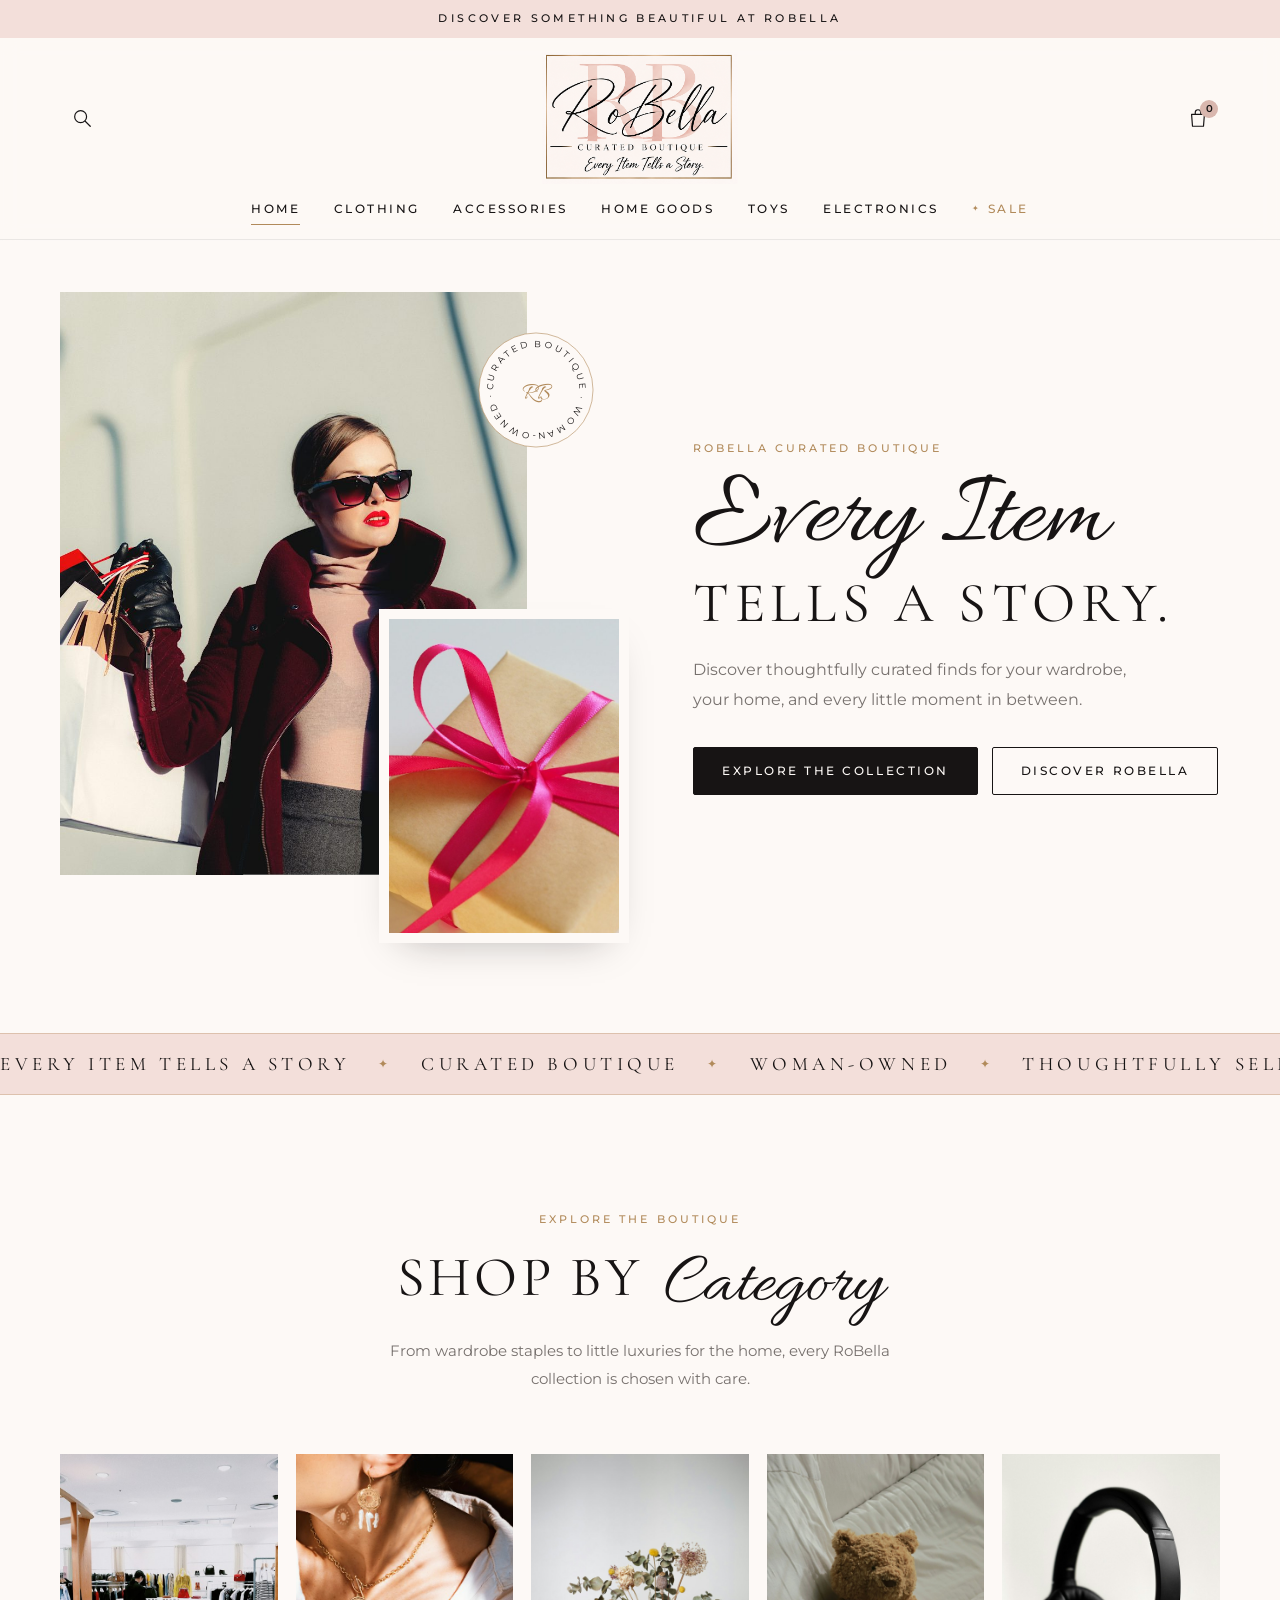
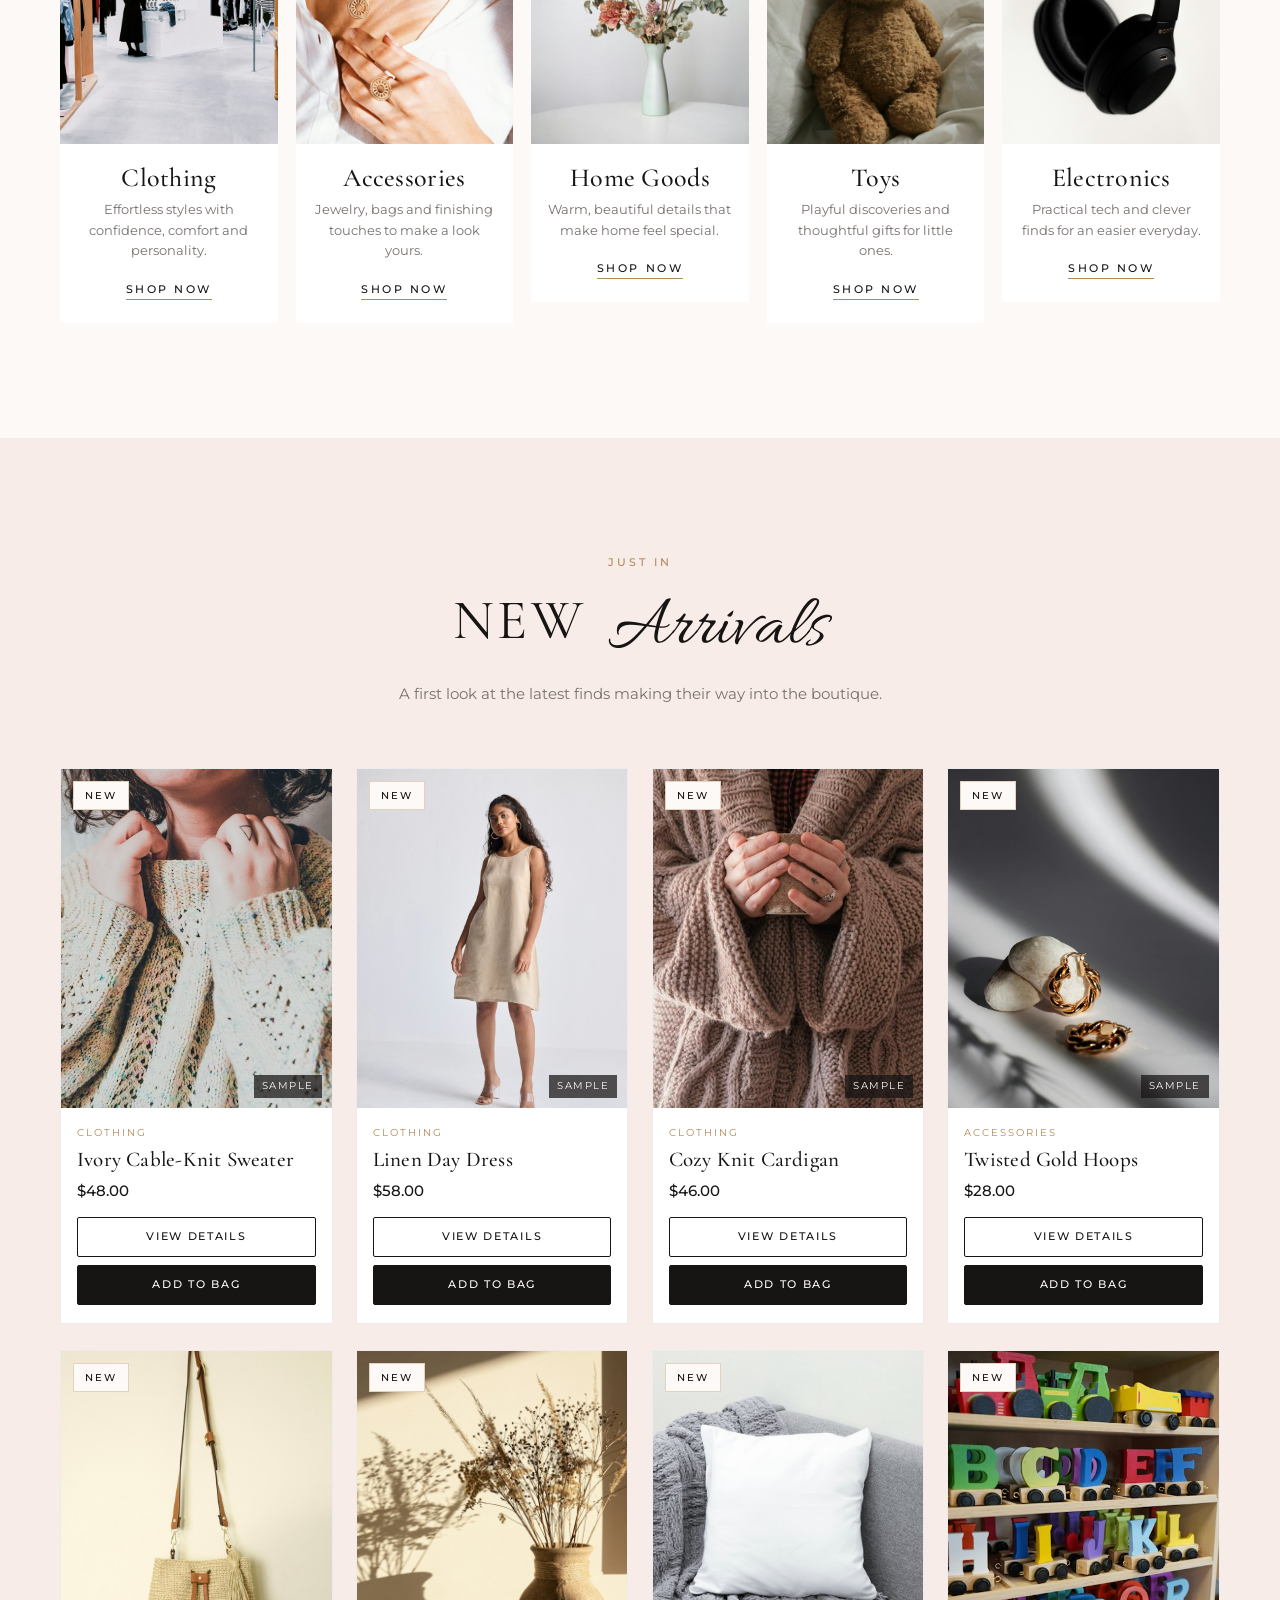
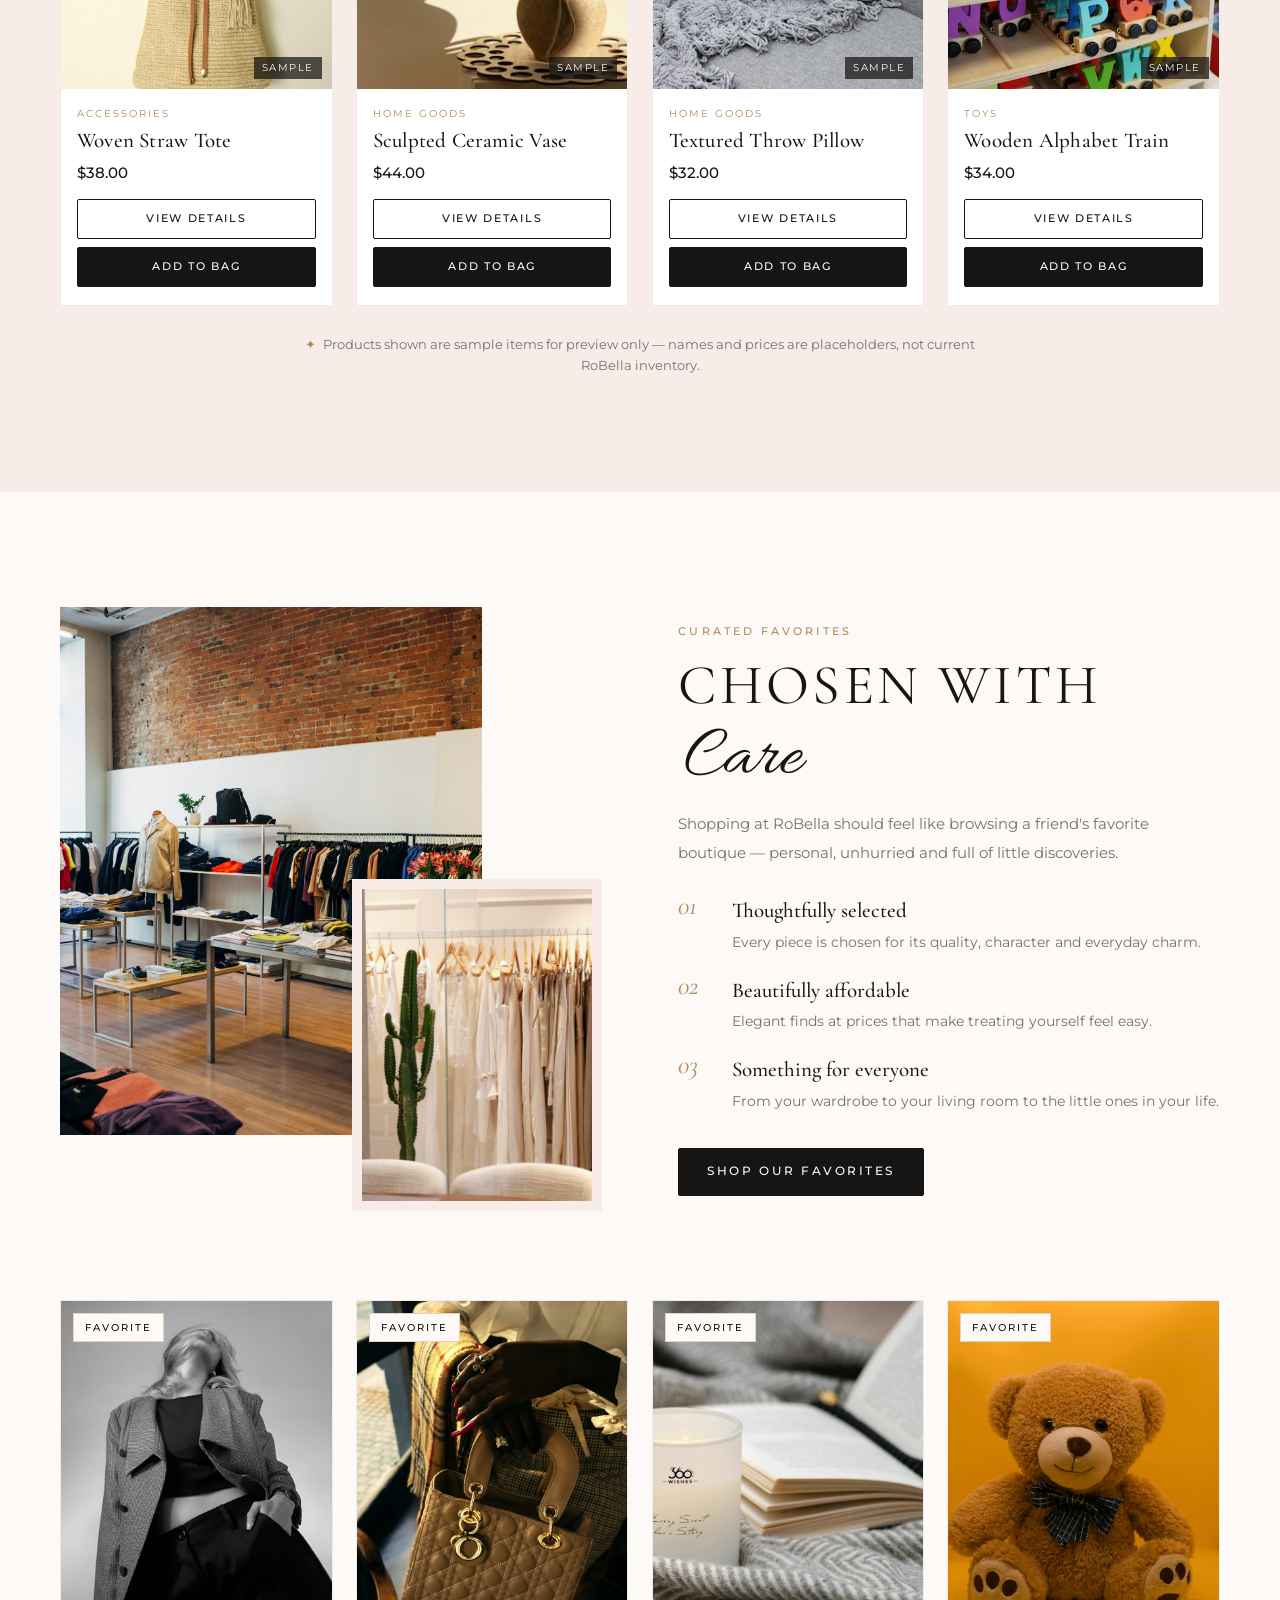
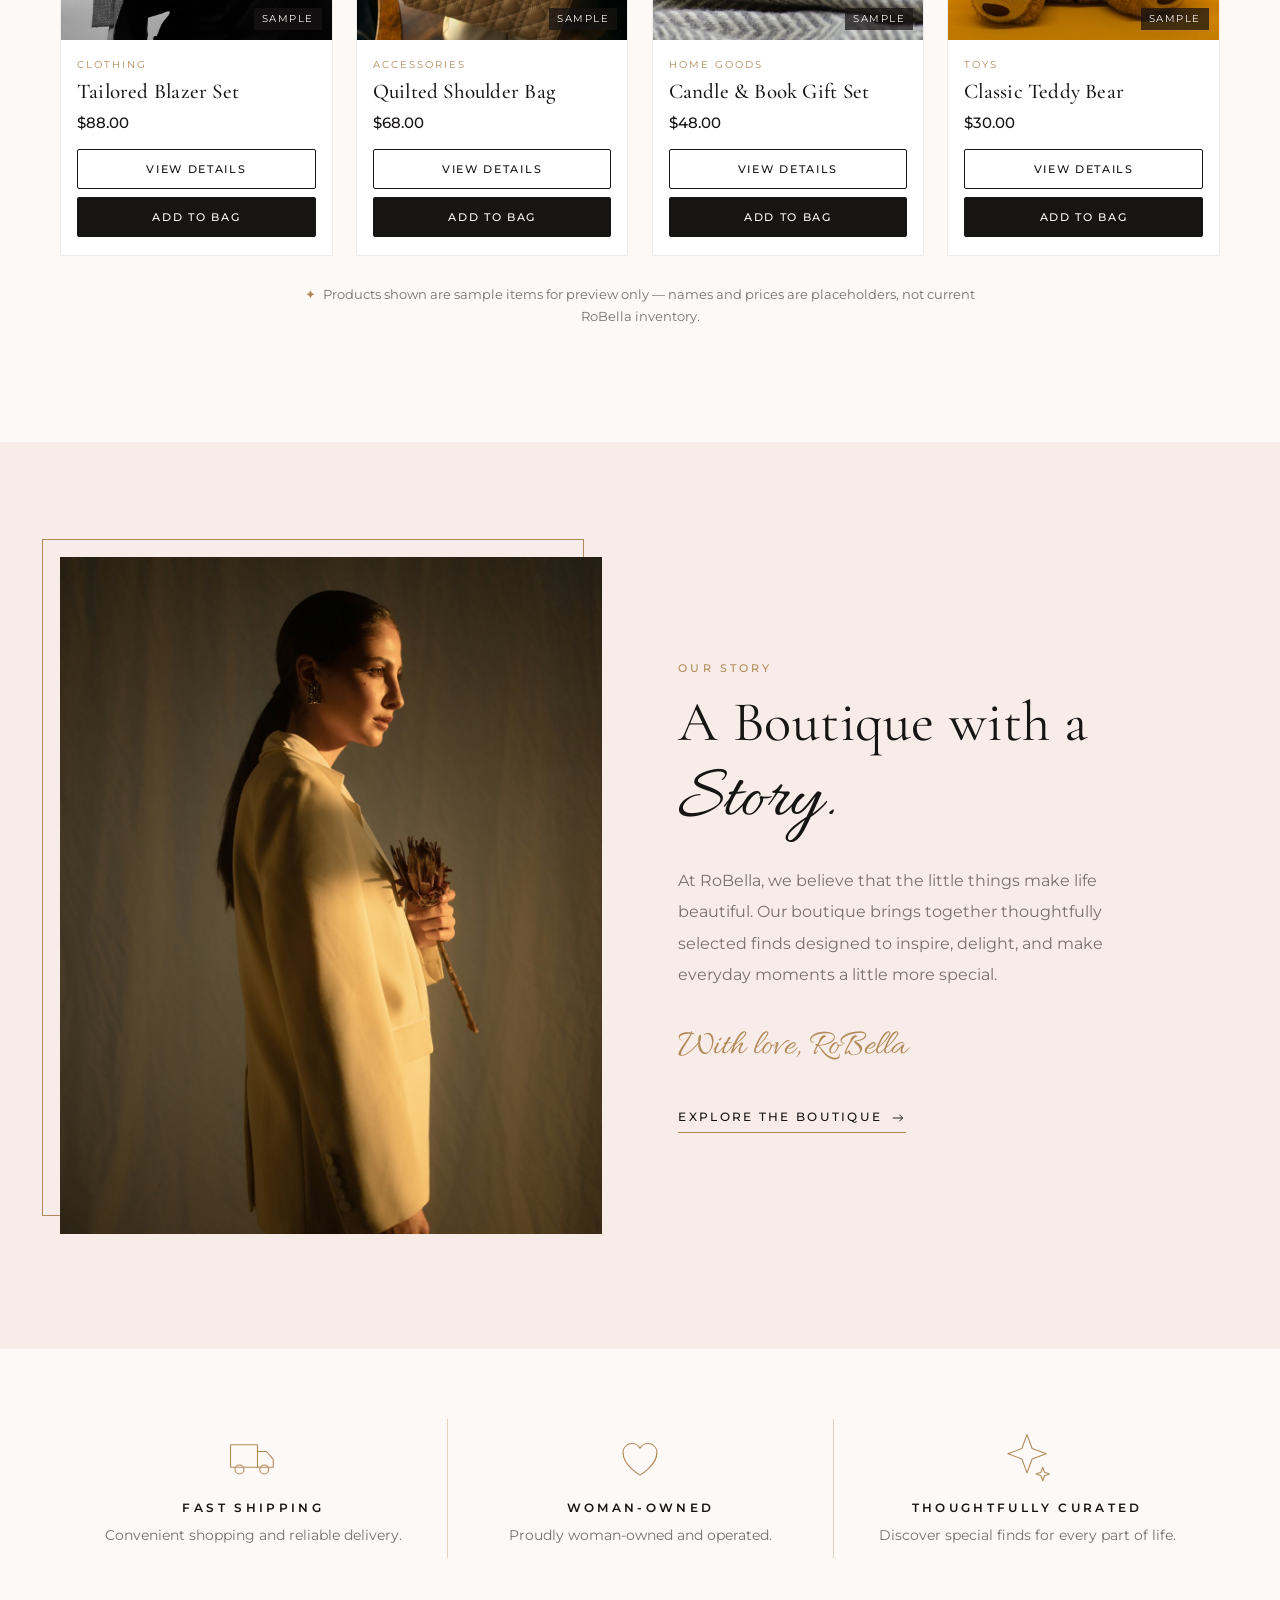
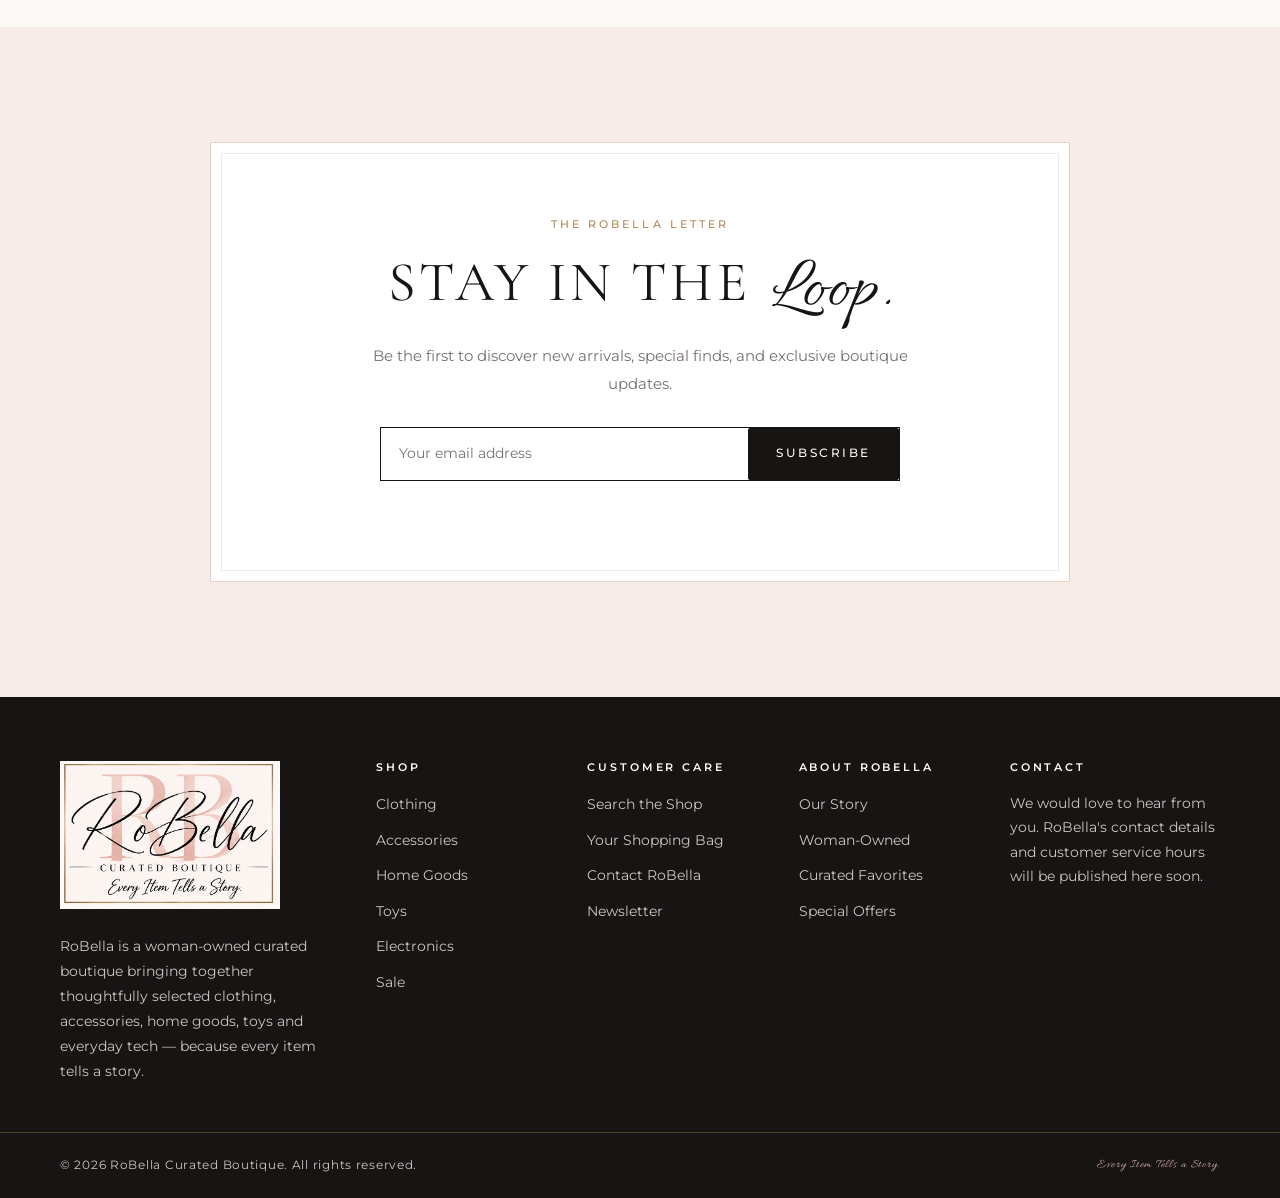
<file: index.html>
<!DOCTYPE html>
<html lang="en" class="no-js">
<head>
  <meta charset="UTF-8">
  <meta name="viewport" content="width=device-width, initial-scale=1.0">
  <title>RoBella Curated Boutique | Every Item Tells a Story</title>
  <meta name="description" content="RoBella is a woman-owned curated boutique offering thoughtfully selected clothing, accessories, home goods, toys and electronics. Every item tells a story.">
  <meta name="theme-color" content="#FDF9F6">
  <meta property="og:type" content="website">
  <meta property="og:site_name" content="RoBella Curated Boutique">
  <meta property="og:title" content="RoBella Curated Boutique | Every Item Tells a Story">
  <meta property="og:description" content="Discover thoughtfully curated finds for your wardrobe, your home, and every little moment in between.">
  <meta property="og:image" content="assets/images/hero-home-woman-shopping-bags.jpg">
  <meta name="twitter:card" content="summary_large_image">
  <link rel="icon" href="assets/icons/favicon.svg" type="image/svg+xml">
  <link rel="preconnect" href="https://fonts.googleapis.com">
  <link rel="preconnect" href="https://fonts.gstatic.com" crossorigin>
  <link href="https://fonts.googleapis.com/css2?family=Allura&family=Cormorant+Garamond:ital,wght@0,400;0,500;0,600;1,400;1,500&family=Montserrat:wght@300;400;500;600&display=swap" rel="stylesheet">
  <link rel="stylesheet" href="styles.css">
  <script>document.documentElement.classList.remove("no-js");</script>
</head>

<body data-page="home">
  <div id="site-header"></div>
  <noscript>
    <nav class="site-nav" aria-label="Main"><ul class="container">
      <li><a class="site-nav__link" href="index.html">Home</a></li><li><a class="site-nav__link" href="Clothing.html">Clothing</a></li><li><a class="site-nav__link" href="Accessories.html">Accessories</a></li><li><a class="site-nav__link" href="Home%20Goods.html">Home Goods</a></li><li><a class="site-nav__link" href="Toys.html">Toys</a></li><li><a class="site-nav__link" href="Electronics.html">Electronics</a></li><li><a class="site-nav__link is-accent" href="Sale.html">Sale</a></li>
    </ul></nav>
  </noscript>

  <main id="main">
    <!-- ============================== HERO -->
    <section class="hero" aria-labelledby="hero-title">
      <div class="container hero__grid">
        <div class="hero__collage">
          <img class="hero__main" src="assets/images/hero-home-woman-shopping-bags.jpg" alt="Smiling woman carrying white and black boutique shopping bags" width="1600" height="1067" fetchpriority="high">
          <img class="hero__inset" src="assets/images/look-sale-gift-box-ribbon.jpg" alt="Kraft gift box tied with a pink ribbon" width="1000" height="667" loading="lazy">
          <svg class="hero__seal" viewBox="0 0 120 120" aria-hidden="true" focusable="false">
            <defs><path id="seal-path" d="M60,60 m-44,0 a44,44 0 1,1 88,0 a44,44 0 1,1 -88,0"/></defs>
            <circle cx="60" cy="60" r="58"/>
            <text><textPath href="#seal-path" textLength="272" lengthAdjust="spacing">Curated Boutique · Woman-Owned · </textPath></text>
            <text x="60" y="68" text-anchor="middle" style="font-family:'Allura',cursive;font-size:24px;letter-spacing:0;text-transform:none;fill:#B18A5A">RB</text>
          </svg>
        </div>
        <div class="hero__text">
          <p class="eyebrow">RoBella Curated Boutique</p>
          <h1 id="hero-title" class="hero__title"><span class="script">Every Item</span> <span class="caps">Tells a Story.</span></h1>
          <p class="hero__copy">Discover thoughtfully curated finds for your wardrobe, your home, and every little moment in between.</p>
          <div class="btn-row">
            <a class="btn btn--dark" href="#shop-categories">Explore the Collection</a>
            <a class="btn btn--outline" href="#our-story">Discover RoBella</a>
          </div>
        </div>
      </div>
    </section>

    <div class="marquee" aria-hidden="true">
      <div class="marquee__track">
        <span>Every Item Tells a Story</span><span>Curated Boutique</span><span>Woman-Owned</span><span>Thoughtfully Selected</span><span>New Arrivals</span>
        <span>Every Item Tells a Story</span><span>Curated Boutique</span><span>Woman-Owned</span><span>Thoughtfully Selected</span><span>New Arrivals</span>
      </div>
    </div>

    <!-- ============================== CATEGORIES -->
    <section class="section" id="shop-categories" aria-labelledby="cat-title">
      <div class="container">
        <div class="section-head reveal">
          <p class="eyebrow">Explore the Boutique</p>
          <h2 id="cat-title" class="section-title">Shop by <span class="script">Category</span></h2>
          <p class="section-lede">From wardrobe staples to little luxuries for the home, every RoBella collection is chosen with care.</p>
        </div>
        <ul class="cat-grid">
          <li class="reveal">
            <a class="cat-card" href="Clothing.html">
              <div class="cat-card__media"><img src="assets/images/cat-clothing-boutique-browsing.jpg" alt="Woman browsing racks of clothing in a bright boutique" width="1000" height="1500" loading="lazy"></div>
              <div class="cat-card__body"><h3 class="cat-card__title">Clothing</h3><p class="cat-card__desc">Effortless styles with confidence, comfort and personality.</p><span class="cat-card__cta">Shop Now</span></div>
            </a>
          </li>
          <li class="reveal">
            <a class="cat-card" href="Accessories.html">
              <div class="cat-card__media"><img src="assets/images/cat-accessories-gold-necklace.jpg" alt="Woman in a white top wearing a delicate gold necklace" width="1000" height="1500" loading="lazy"></div>
              <div class="cat-card__body"><h3 class="cat-card__title">Accessories</h3><p class="cat-card__desc">Jewelry, bags and finishing touches to make a look yours.</p><span class="cat-card__cta">Shop Now</span></div>
            </a>
          </li>
          <li class="reveal">
            <a class="cat-card" href="Home%20Goods.html">
              <div class="cat-card__media"><img src="assets/images/cat-home-goods-vase-flowers.jpg" alt="Vase filled with soft garden flowers on a table" width="1000" height="1500" loading="lazy"></div>
              <div class="cat-card__body"><h3 class="cat-card__title">Home Goods</h3><p class="cat-card__desc">Warm, beautiful details that make home feel special.</p><span class="cat-card__cta">Shop Now</span></div>
            </a>
          </li>
          <li class="reveal">
            <a class="cat-card" href="Toys.html">
              <div class="cat-card__media"><img src="assets/images/cat-toys-teddy-bear-bed.jpg" alt="Fluffy brown teddy bear resting on a white bed" width="1000" height="1500" loading="lazy"></div>
              <div class="cat-card__body"><h3 class="cat-card__title">Toys</h3><p class="cat-card__desc">Playful discoveries and thoughtful gifts for little ones.</p><span class="cat-card__cta">Shop Now</span></div>
            </a>
          </li>
          <li class="reveal">
            <a class="cat-card" href="Electronics.html">
              <div class="cat-card__media"><img src="assets/images/cat-electronics-headphones-table.jpg" alt="Pair of headphones resting on a table" width="1000" height="1500" loading="lazy"></div>
              <div class="cat-card__body"><h3 class="cat-card__title">Electronics</h3><p class="cat-card__desc">Practical tech and clever finds for an easier everyday.</p><span class="cat-card__cta">Shop Now</span></div>
            </a>
          </li>
        </ul>
      </div>
    </section>

    <!-- ============================== NEW ARRIVALS -->
    <section class="section section--blush" id="new-arrivals" aria-labelledby="new-title">
      <div class="container">
        <div class="section-head reveal">
          <p class="eyebrow">Just In</p>
          <h2 id="new-title" class="section-title">New <span class="script">Arrivals</span></h2>
          <p class="section-lede">A first look at the latest finds making their way into the boutique.</p>
        </div>
        <div data-product-grid="new" data-limit="8"></div>
      </div>
    </section>

    <!-- ============================== CURATED FAVORITES -->
    <section class="section" id="curated" aria-labelledby="curated-title">
      <div class="container">
        <div class="curated">
          <div class="curated__media reveal">
            <img src="assets/images/curated-clothes-in-store.jpg" alt="Neatly displayed clothing on rails inside a boutique" width="1200" height="800" loading="lazy">
            <img src="assets/images/curated-white-dresses-rack.jpg" alt="White dresses on a display rack beside a potted cactus" width="1000" height="1500" loading="lazy">
          </div>
          <div class="curated__text reveal">
            <p class="eyebrow">Curated Favorites</p>
            <h2 id="curated-title" class="section-title">Chosen with <span class="script">Care</span></h2>
            <p class="section-lede" style="margin-left:0">Shopping at RoBella should feel like browsing a friend's favorite boutique — personal, unhurried and full of little discoveries.</p>
            <ol class="curated__list">
              <li><span class="num">01</span><div><strong>Thoughtfully selected</strong><p>Every piece is chosen for its quality, character and everyday charm.</p></div></li>
              <li><span class="num">02</span><div><strong>Beautifully affordable</strong><p>Elegant finds at prices that make treating yourself feel easy.</p></div></li>
              <li><span class="num">03</span><div><strong>Something for everyone</strong><p>From your wardrobe to your living room to the little ones in your life.</p></div></li>
            </ol>
            <a class="btn btn--dark" href="#favorites-grid">Shop Our Favorites</a>
          </div>
        </div>
        <div id="favorites-grid" class="reveal" style="margin-top:clamp(56px,7vw,96px)" data-product-grid="favorites" data-limit="4"></div>
      </div>
    </section>

    <!-- ============================== OUR STORY -->
    <section class="section section--blush" id="our-story" aria-labelledby="story-title">
      <div class="container story">
        <div class="story__media reveal">
          <img src="assets/images/story-woman-dried-flowers.jpg" alt="Woman in soft neutral tones holding a bouquet of dried flowers" width="1200" height="1800" loading="lazy">
        </div>
        <div class="story__text reveal">
          <p class="eyebrow">Our Story</p>
          <h2 id="story-title" class="story__title">A Boutique with a <span class="script">Story.</span></h2>
          <p class="story__copy">At RoBella, we believe that the little things make life beautiful. Our boutique brings together thoughtfully selected finds designed to inspire, delight, and make everyday moments a little more special.</p>
          <p class="story__sign">With love, RoBella</p>
          <a class="text-link" href="#shop-categories">Explore the Boutique <svg viewBox="0 0 24 24" aria-hidden="true" focusable="false"><path d="M4 12h15M14 7l5 5-5 5"/></svg></a>
        </div>
      </div>
    </section>

    <!-- ============================== BRAND PROMISE -->
    <section class="section section--tight" id="promise" aria-label="The RoBella promise">
      <div class="container">
        <div class="promise">
          <div class="promise__item reveal">
            <div class="promise__icon" aria-hidden="true"><svg viewBox="0 0 48 48"><path d="M4 14h24v20H4z"/><path d="M28 20h8l6 7v7H28"/><circle cx="12" cy="36" r="4"/><circle cx="34" cy="36" r="4"/></svg></div>
            <h3 class="promise__title">Fast Shipping</h3>
            <p>Convenient shopping and reliable delivery.</p>
          </div>
          <div class="promise__item reveal">
            <div class="promise__icon" aria-hidden="true"><svg viewBox="0 0 48 48"><path d="M24 41s-15-8.6-15-20a8 8 0 0 1 15-4 8 8 0 0 1 15 4c0 11.4-15 20-15 20Z"/></svg></div>
            <h3 class="promise__title">Woman-Owned</h3>
            <p>Proudly woman-owned and operated.</p>
          </div>
          <div class="promise__item reveal">
            <div class="promise__icon" aria-hidden="true"><svg viewBox="0 0 48 48"><path d="M24 5l4.6 12.4L41 22l-12.4 4.6L24 39l-4.6-12.4L7 22l12.4-4.6z"/><path d="M38 34l1.6 4.4L44 40l-4.4 1.6L38 46l-1.6-4.4L32 40l4.4-1.6z"/></svg></div>
            <h3 class="promise__title">Thoughtfully Curated</h3>
            <p>Discover special finds for every part of life.</p>
          </div>
        </div>
      </div>
    </section>

    <!-- ============================== NEWSLETTER -->
    <section class="section section--blush" id="newsletter" aria-labelledby="news-title">
      <div class="container">
        <div class="newsletter reveal">
          <p class="eyebrow">The RoBella Letter</p>
          <h2 id="news-title" class="section-title">Stay in the <span class="script">Loop.</span></h2>
          <p class="section-lede">Be the first to discover new arrivals, special finds, and exclusive boutique updates.</p>
          <form class="newsletter-form" novalidate data-newsletter>
            <div class="newsletter-form__row">
              <label class="visually-hidden" for="newsletter-home-email">Email address</label>
              <input id="newsletter-home-email" type="email" name="email" placeholder="Your email address" autocomplete="email" required aria-describedby="newsletter-home-msg">
              <button class="btn btn--dark" type="submit">Subscribe</button>
            </div>
            <p class="newsletter-form__msg" id="newsletter-home-msg" role="status" aria-live="polite"></p>
          </form>
        </div>
      </div>
    </section>
  </main>

  <div id="site-footer"></div>

  <script src="js/products.js" defer></script>
  <script src="js/cart.js" defer></script>
  <script src="js/main.js" defer></script>
</body>
</html>
</file>
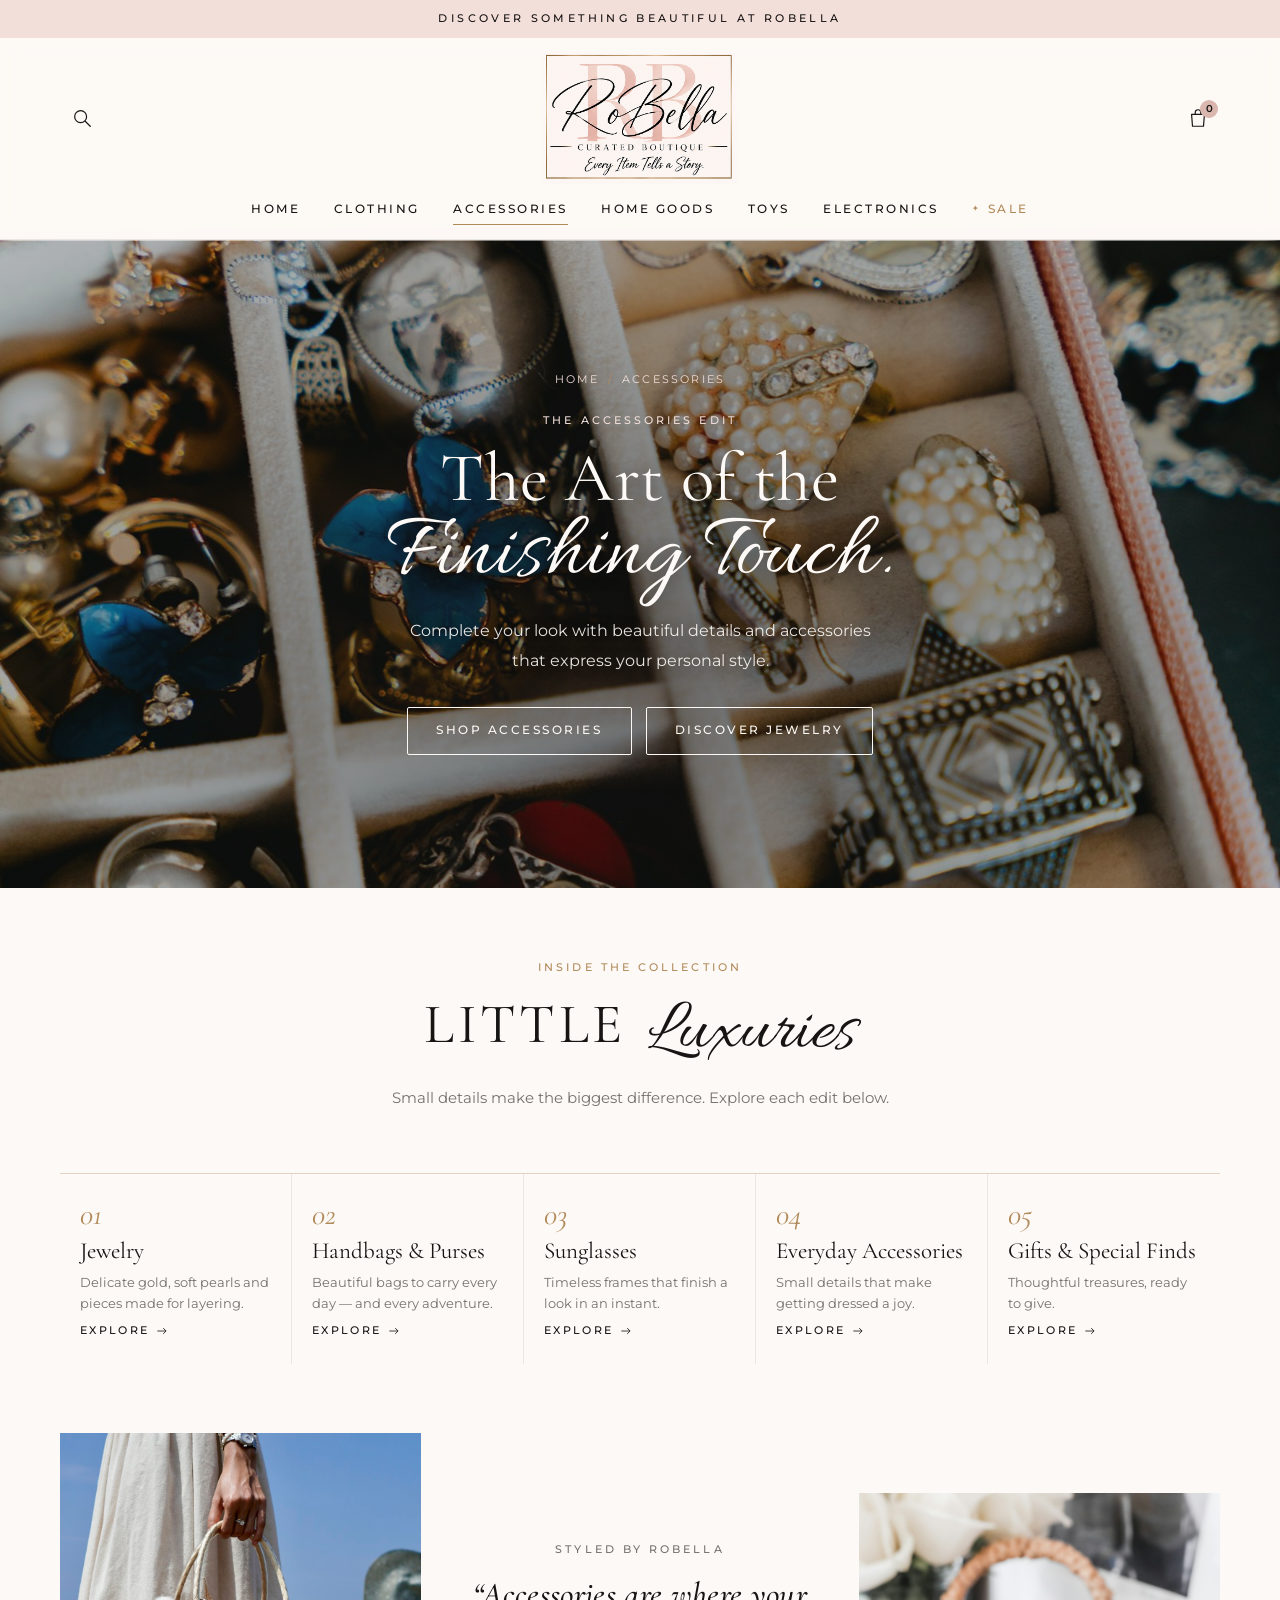
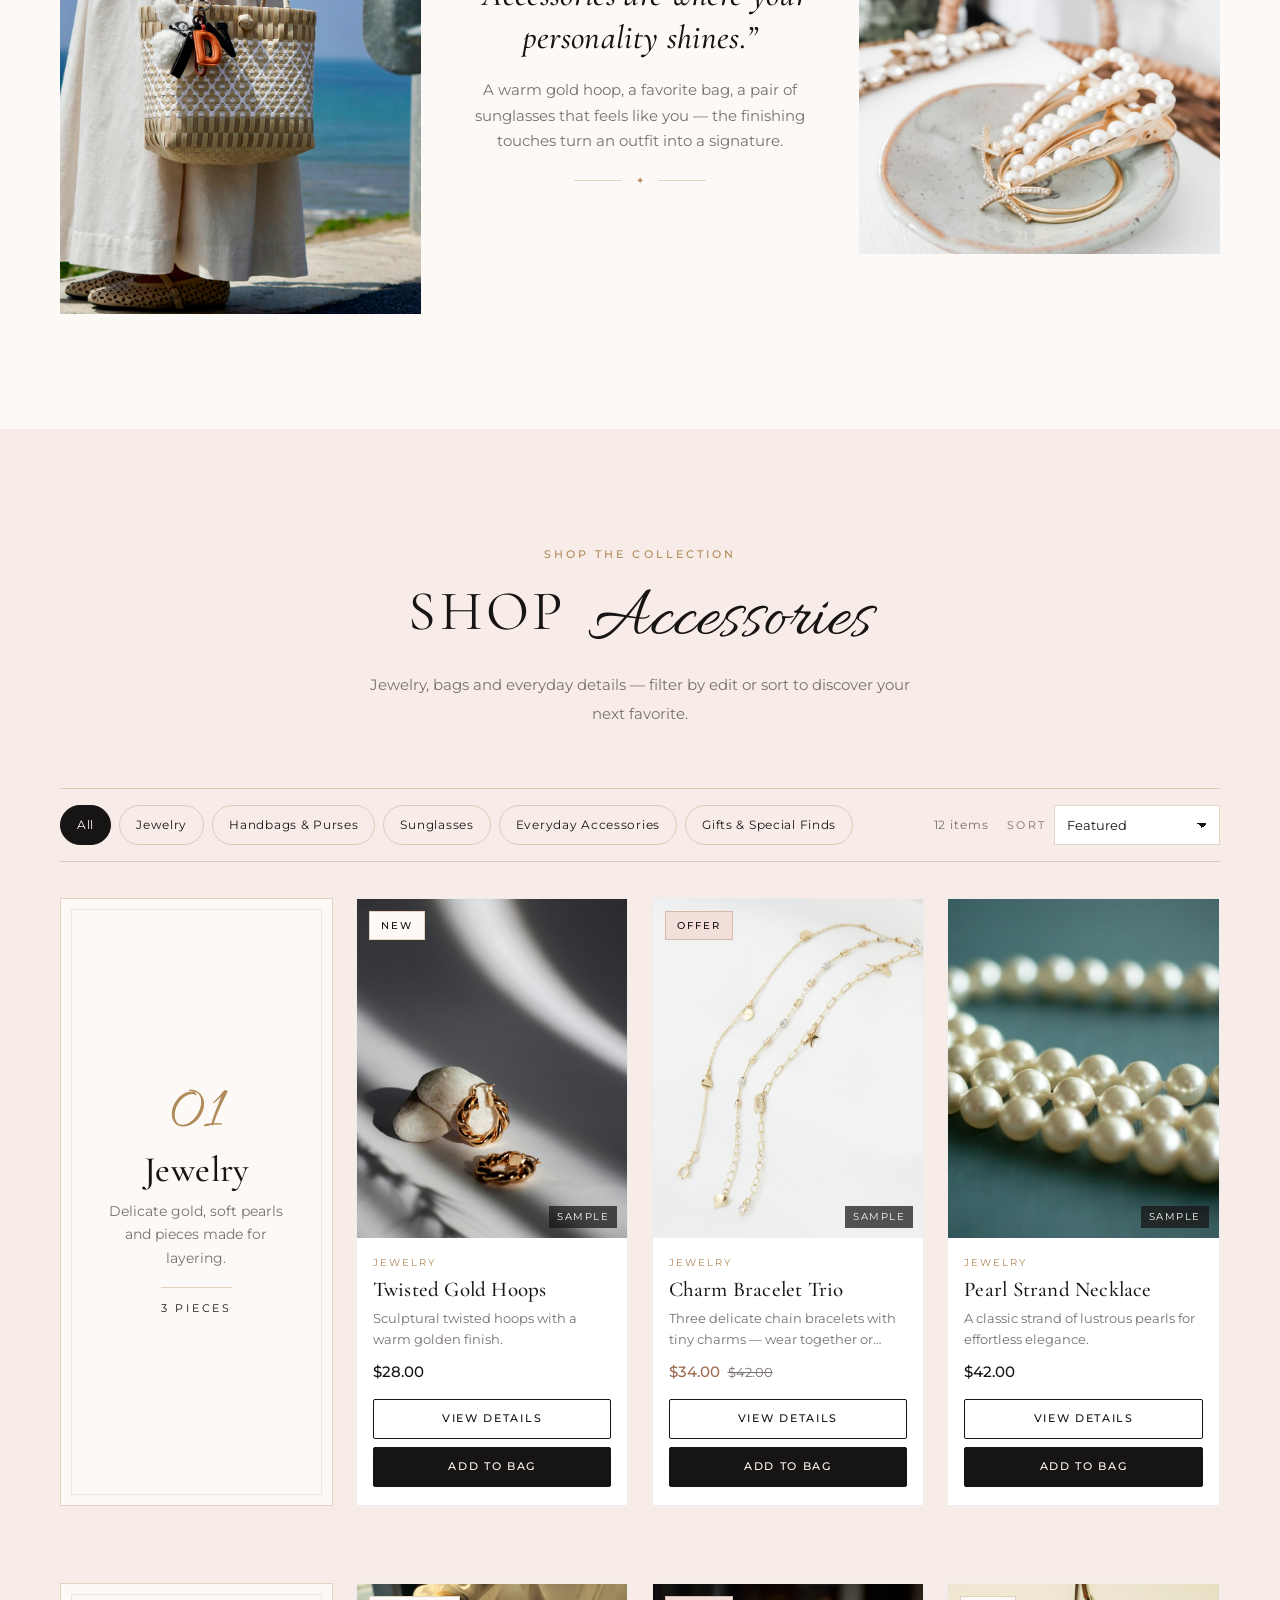
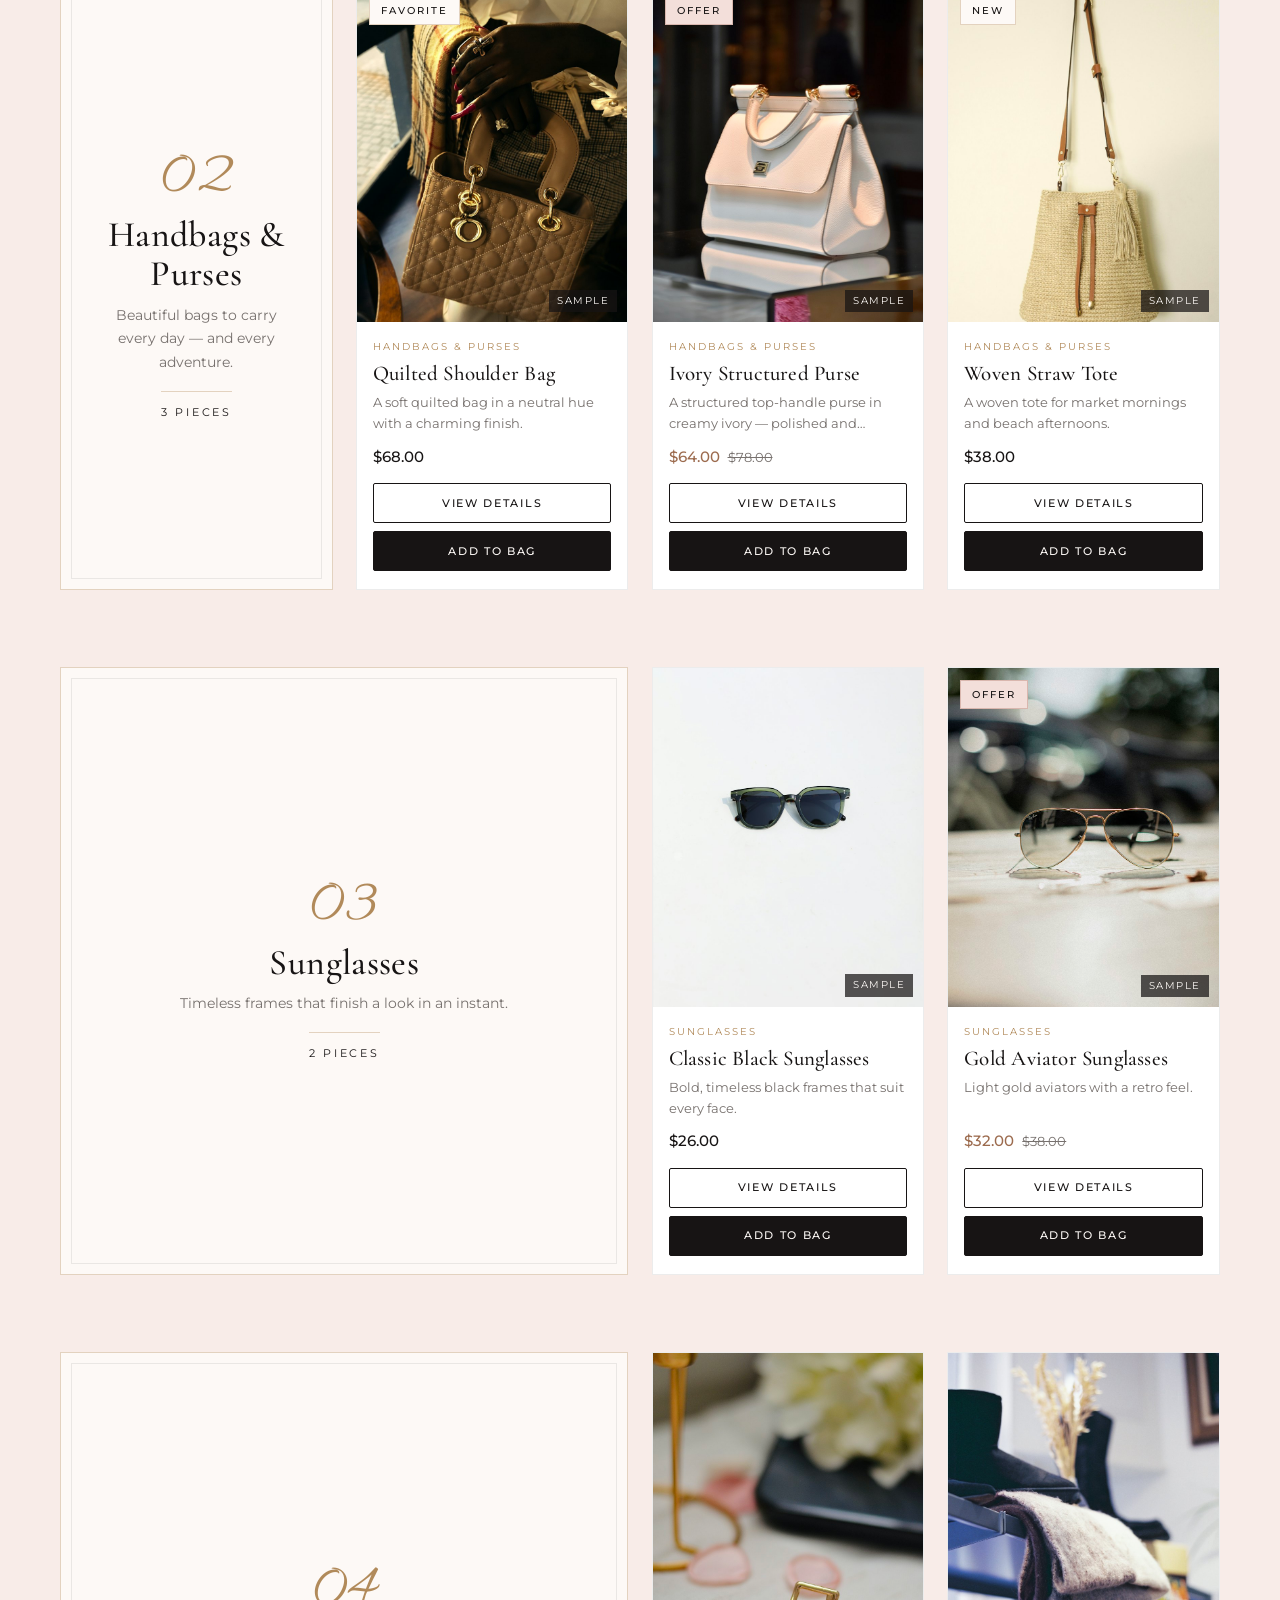
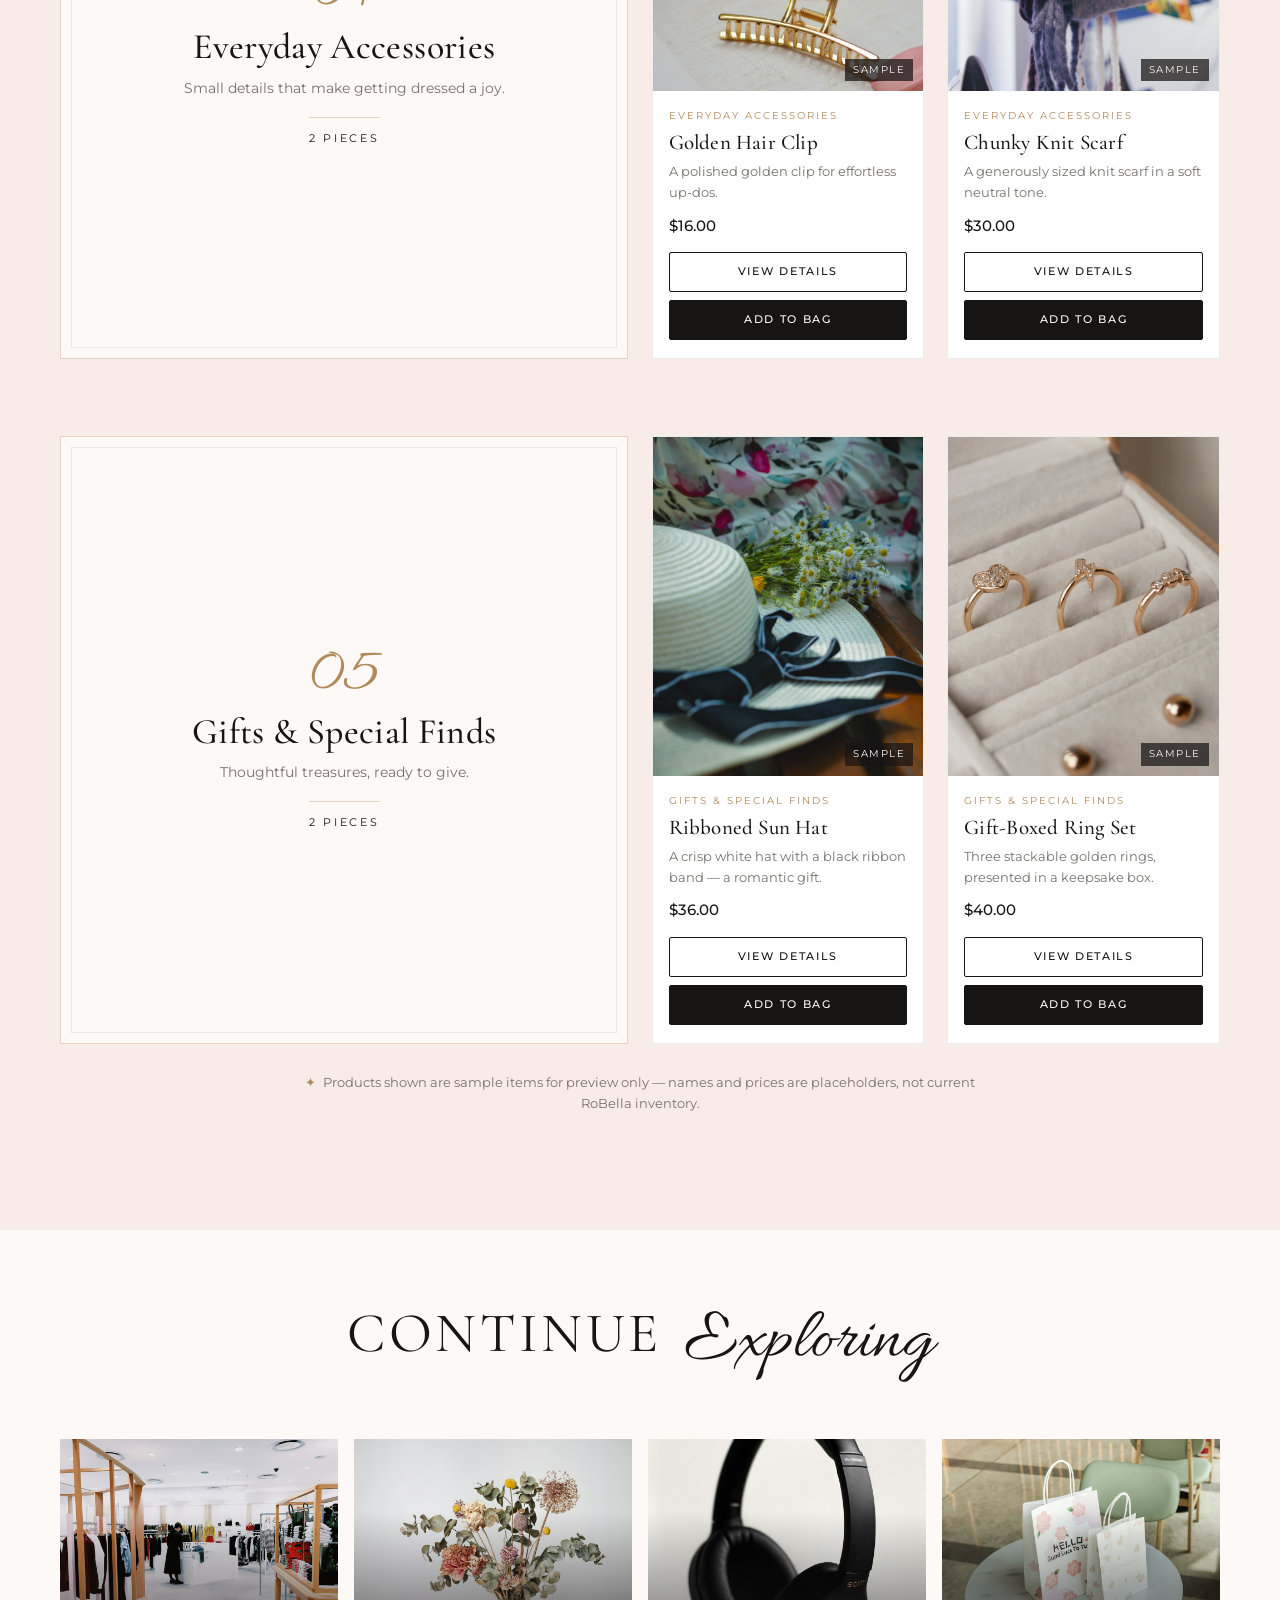
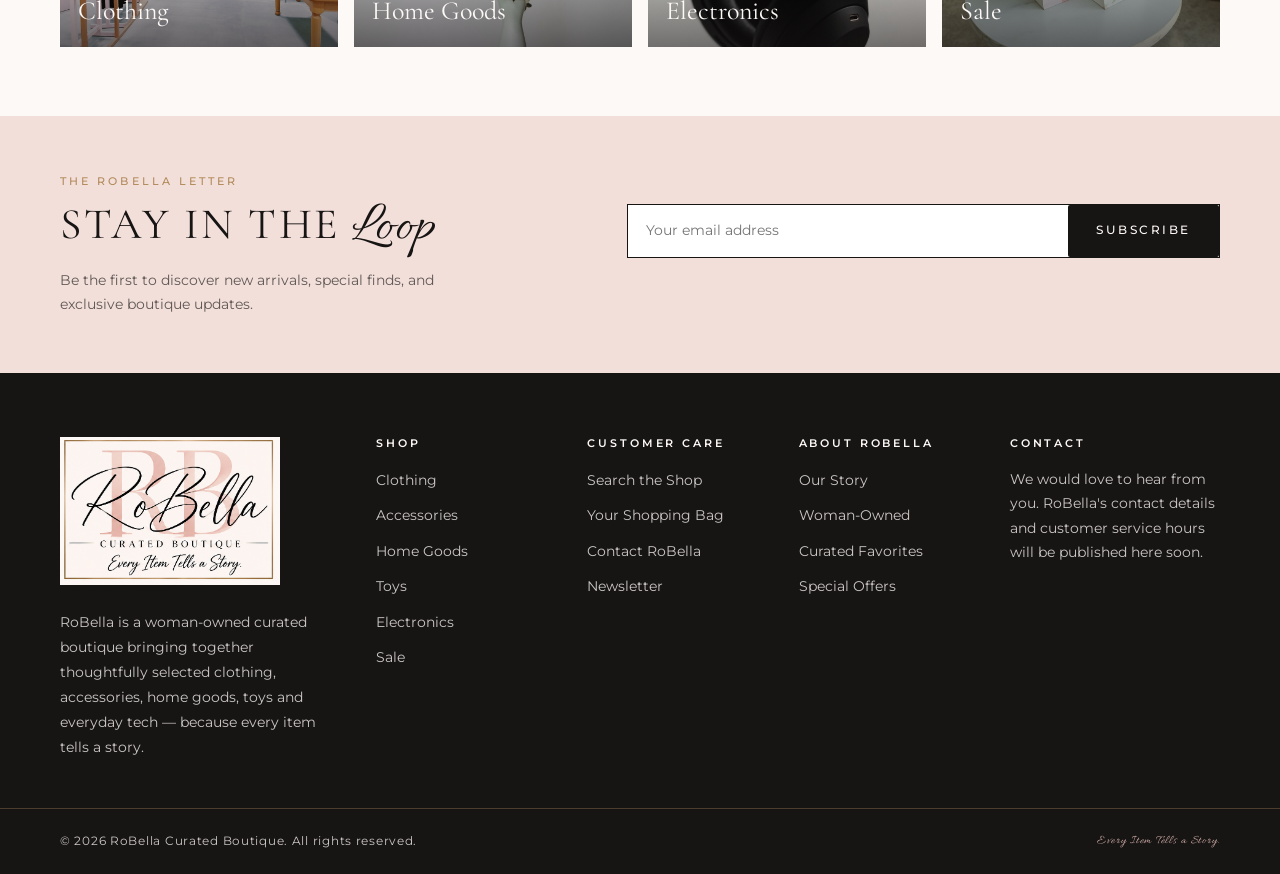
<file: Accessories.html>
<!DOCTYPE html>
<html lang="en" class="no-js">
<head>
  <meta charset="UTF-8">
  <meta name="viewport" content="width=device-width, initial-scale=1.0">
  <title>Accessories | RoBella Curated Boutique</title>
  <meta name="description" content="The art of the finishing touch. Shop jewelry, handbags and purses, sunglasses, everyday accessories and special gifts at RoBella.">
  <meta name="theme-color" content="#FDF9F6">
  <meta property="og:type" content="website">
  <meta property="og:site_name" content="RoBella Curated Boutique">
  <meta property="og:title" content="Accessories | RoBella Curated Boutique">
  <meta property="og:description" content="Complete your look with beautiful details and accessories that express your personal style.">
  <meta property="og:image" content="assets/images/hero-accessories-jewelry-box.jpg">
  <meta name="twitter:card" content="summary_large_image">
  <link rel="icon" href="assets/icons/favicon.svg" type="image/svg+xml">
  <link rel="preconnect" href="https://fonts.googleapis.com">
  <link rel="preconnect" href="https://fonts.gstatic.com" crossorigin>
  <link href="https://fonts.googleapis.com/css2?family=Allura&family=Cormorant+Garamond:ital,wght@0,400;0,500;0,600;1,400;1,500&family=Montserrat:wght@300;400;500;600&display=swap" rel="stylesheet">
  <link rel="stylesheet" href="styles.css">
  <script>document.documentElement.classList.remove("no-js");</script>
</head>

<body data-page="accessories">
  <div id="site-header"></div>
  <noscript>
    <nav class="site-nav" aria-label="Main"><ul class="container">
      <li><a class="site-nav__link" href="index.html">Home</a></li><li><a class="site-nav__link" href="Clothing.html">Clothing</a></li><li><a class="site-nav__link is-active" href="Accessories.html">Accessories</a></li><li><a class="site-nav__link" href="Home%20Goods.html">Home Goods</a></li><li><a class="site-nav__link" href="Toys.html">Toys</a></li><li><a class="site-nav__link" href="Electronics.html">Electronics</a></li><li><a class="site-nav__link is-accent" href="Sale.html">Sale</a></li>
    </ul></nav>
  </noscript>

  <main id="main">
    <section class="page-hero page-hero--overlay" aria-labelledby="page-title">
      <div class="page-hero__media">
        <img src="assets/images/hero-accessories-jewelry-box.jpg" alt="Open jewelry box filled with gold necklaces, rings and earrings" width="1600" height="1067" fetchpriority="high">
      </div>
      <div class="container">
        <nav class="breadcrumb" aria-label="Breadcrumb"><a href="index.html">Home</a><span aria-hidden="true">/</span><span aria-current="page">Accessories</span></nav>
        <p class="eyebrow">The Accessories Edit</p>
        <h1 id="page-title" class="page-hero__title">The Art of the <span class="script">Finishing Touch.</span></h1>
        <p class="page-hero__copy">Complete your look with beautiful details and accessories that express your personal style.</p>
        <div class="btn-row">
          <a class="btn btn--light" href="#collection">Shop Accessories</a>
          <a class="btn btn--light" href="#jewelry">Discover Jewelry</a>
        </div>
      </div>
    </section>

    <section class="section section--tight" aria-labelledby="edit-title">
      <div class="container">
        <div class="section-head reveal">
          <p class="eyebrow">Inside the Collection</p>
          <h2 id="edit-title" class="section-title">Little <span class="script">Luxuries</span></h2>
          <p class="section-lede">Small details make the biggest difference. Explore each edit below.</p>
        </div>
        <div data-edit-index="accessories"></div>
      </div>
    </section>

    <section class="section" aria-labelledby="look-title" style="padding-top:0">
      <div class="container lookbook">
        <img class="lookbook__img lookbook__img--tall reveal" src="assets/images/look-accessories-woven-bag-seaside.jpg" alt="Woman holding a woven bag with charms beside the sea" width="1000" height="1500" loading="lazy">
        <div class="lookbook__text reveal">
          <p class="eyebrow">Styled by RoBella</p>
          <h2 id="look-title" class="lookbook__quote">“Accessories are where your personality shines.”</h2>
          <p>A warm gold hoop, a favorite bag, a pair of sunglasses that feels like you — the finishing touches turn an outfit into a signature.</p>
          <div class="divider"><span>✦</span></div>
        </div>
        <img class="lookbook__img lookbook__img--square reveal" src="assets/images/look-accessories-gold-necklace-plate.jpg" alt="Delicate gold necklace arranged on a white ceramic dish" width="1000" height="1000" loading="lazy">
      </div>
    </section>

    <section class="section section--blush" id="collection" aria-labelledby="collection-title">
      <div class="container">
        <div class="section-head reveal">
          <p class="eyebrow">Shop the Collection</p>
          <h2 id="collection-title" class="section-title">Shop <span class="script">Accessories</span></h2>
          <p class="section-lede">Jewelry, bags and everyday details — filter by edit or sort to discover your next favorite.</p>
        </div>
        <div data-collection="accessories"></div>
      </div>
    </section>

    <section class="section section--tight" aria-labelledby="explore-title">
      <div class="container">
        <div class="section-head"><h2 id="explore-title" class="section-title">Continue <span class="script">Exploring</span></h2></div>
        <ul class="explore">
          <li><a href="Clothing.html"><img src="assets/images/cat-clothing-boutique-browsing.jpg" alt="" loading="lazy" width="1000" height="1500"><span>Clothing</span></a></li>
          <li><a href="Home%20Goods.html"><img src="assets/images/cat-home-goods-vase-flowers.jpg" alt="" loading="lazy" width="1000" height="1500"><span>Home Goods</span></a></li>
          <li><a href="Electronics.html"><img src="assets/images/cat-electronics-headphones-table.jpg" alt="" loading="lazy" width="1000" height="1500"><span>Electronics</span></a></li>
          <li><a href="Sale.html"><img src="assets/images/look-sale-shopping-bags.jpg" alt="" loading="lazy" width="1000" height="1500"><span>Sale</span></a></li>
        </ul>
      </div>
    </section>
  </main>

  <div id="site-footer"></div>

  <script src="js/products.js" defer></script>
  <script src="js/cart.js" defer></script>
  <script src="js/main.js" defer></script>
</body>
</html>
</file>
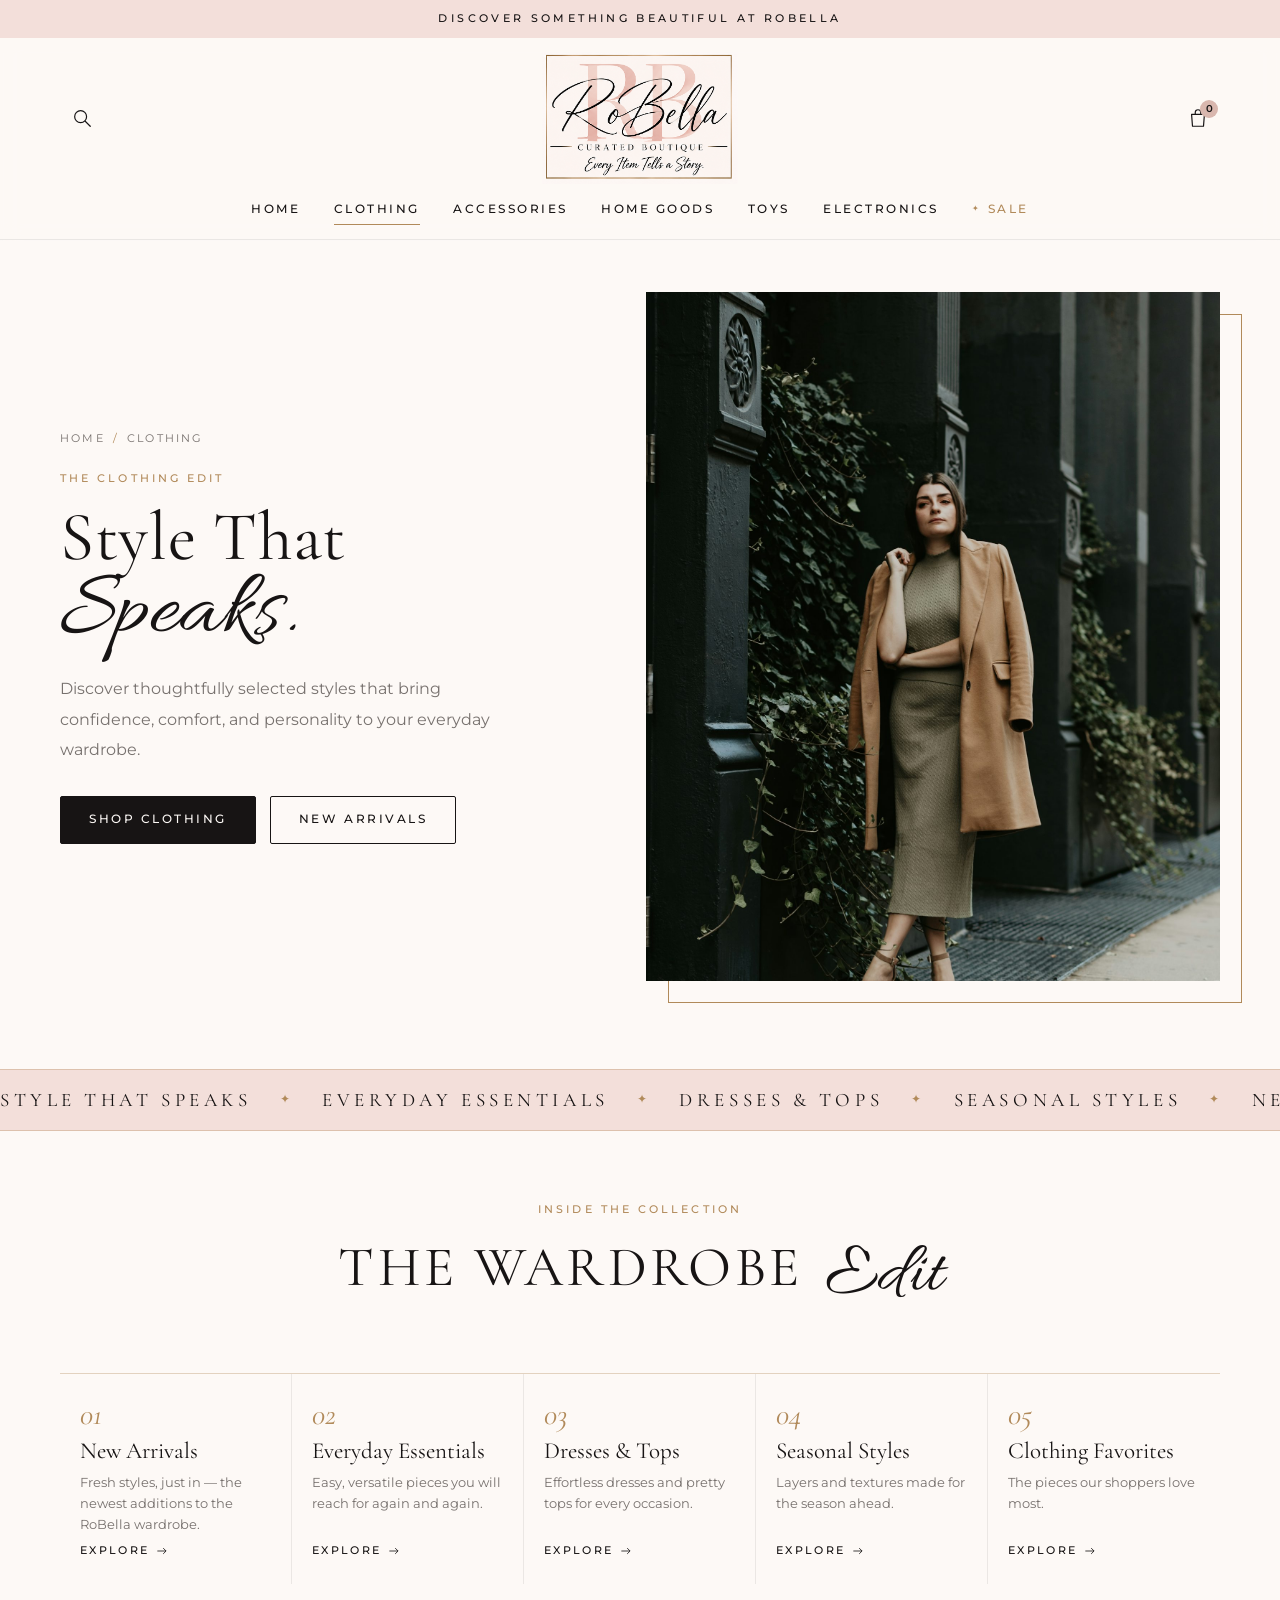
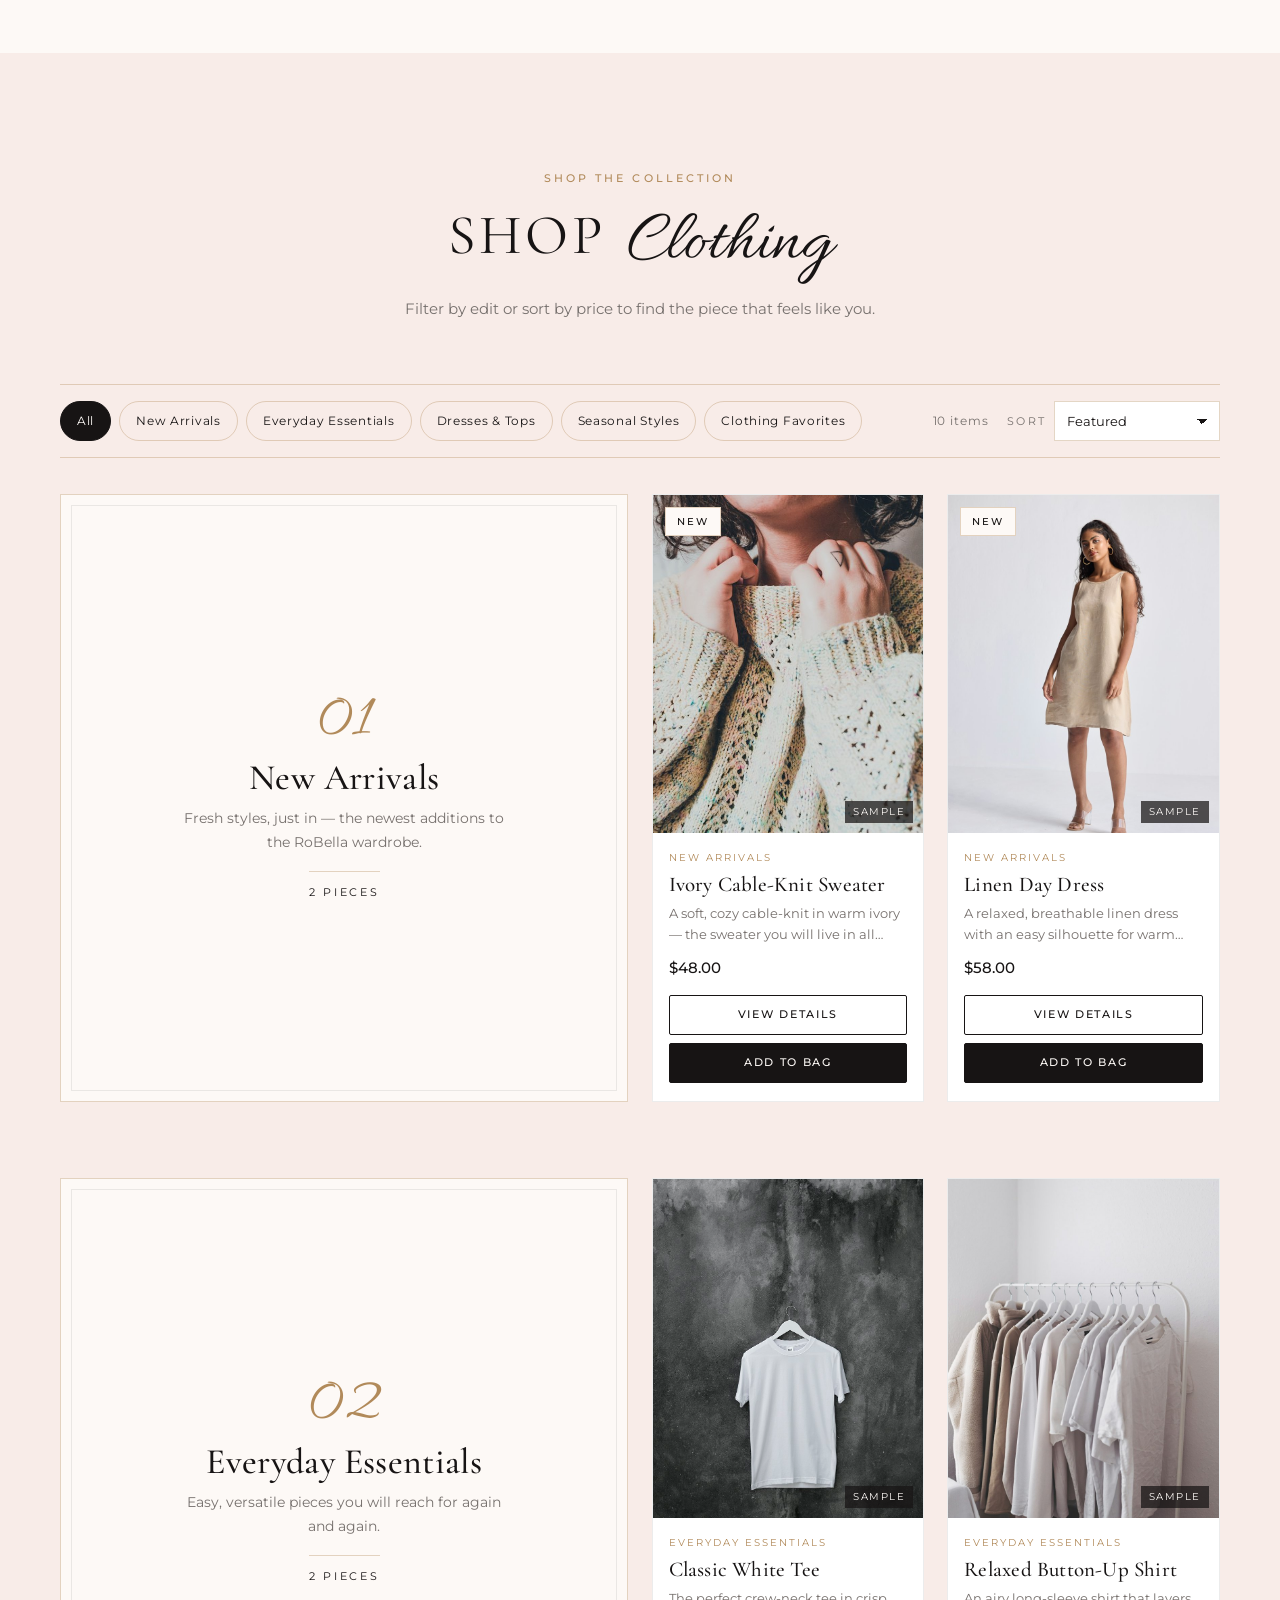
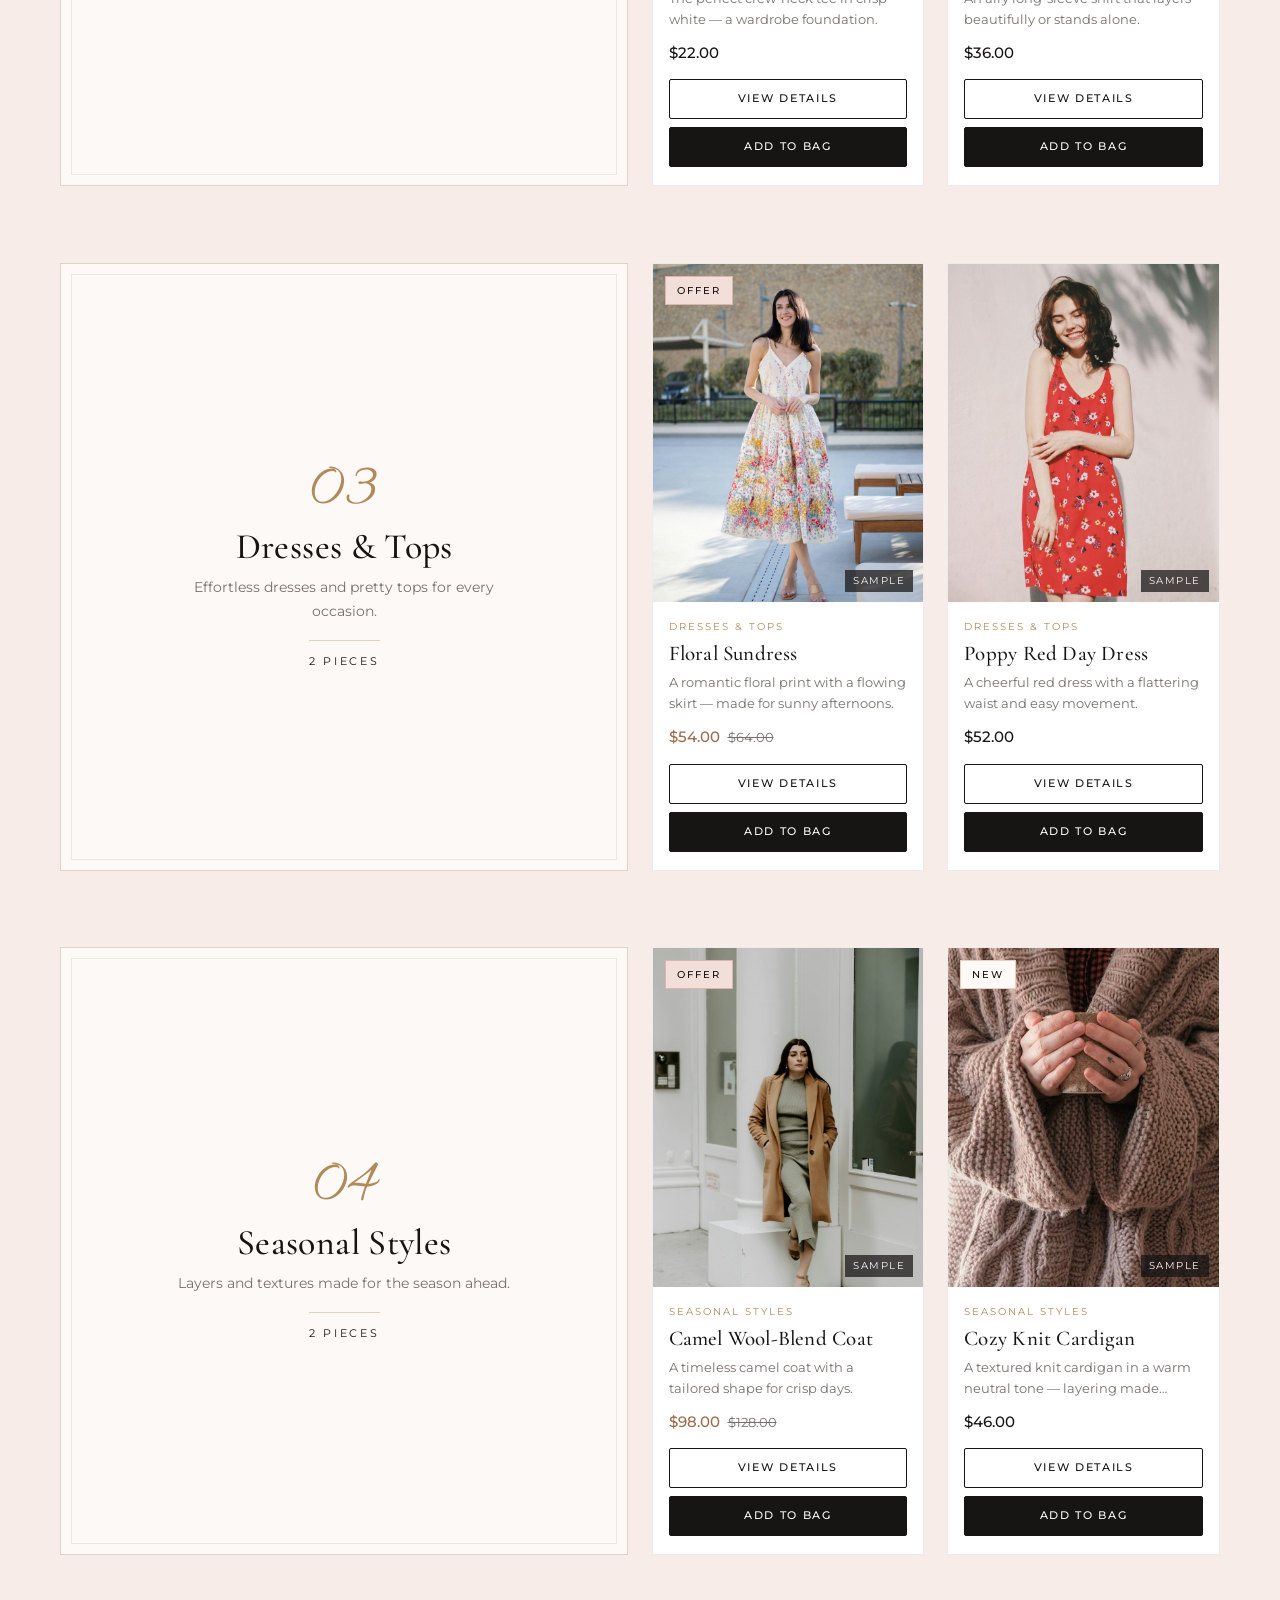
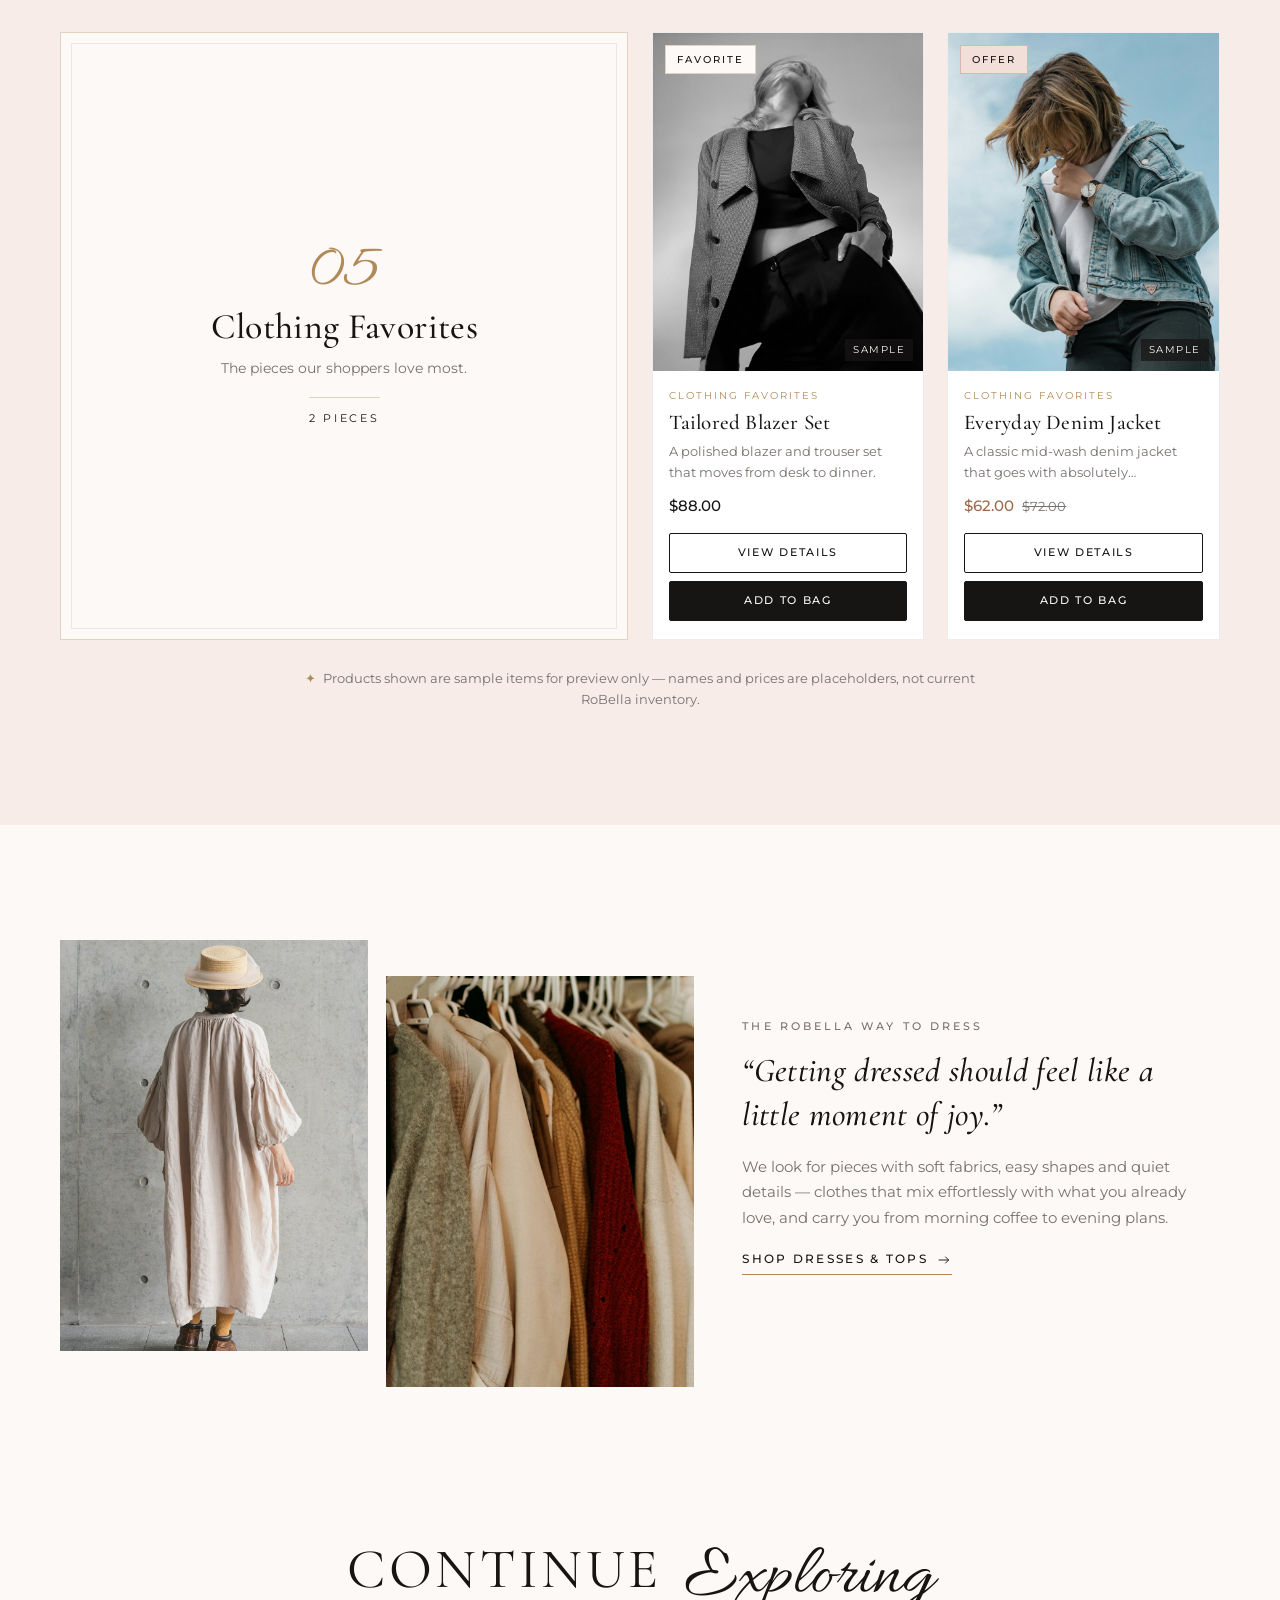
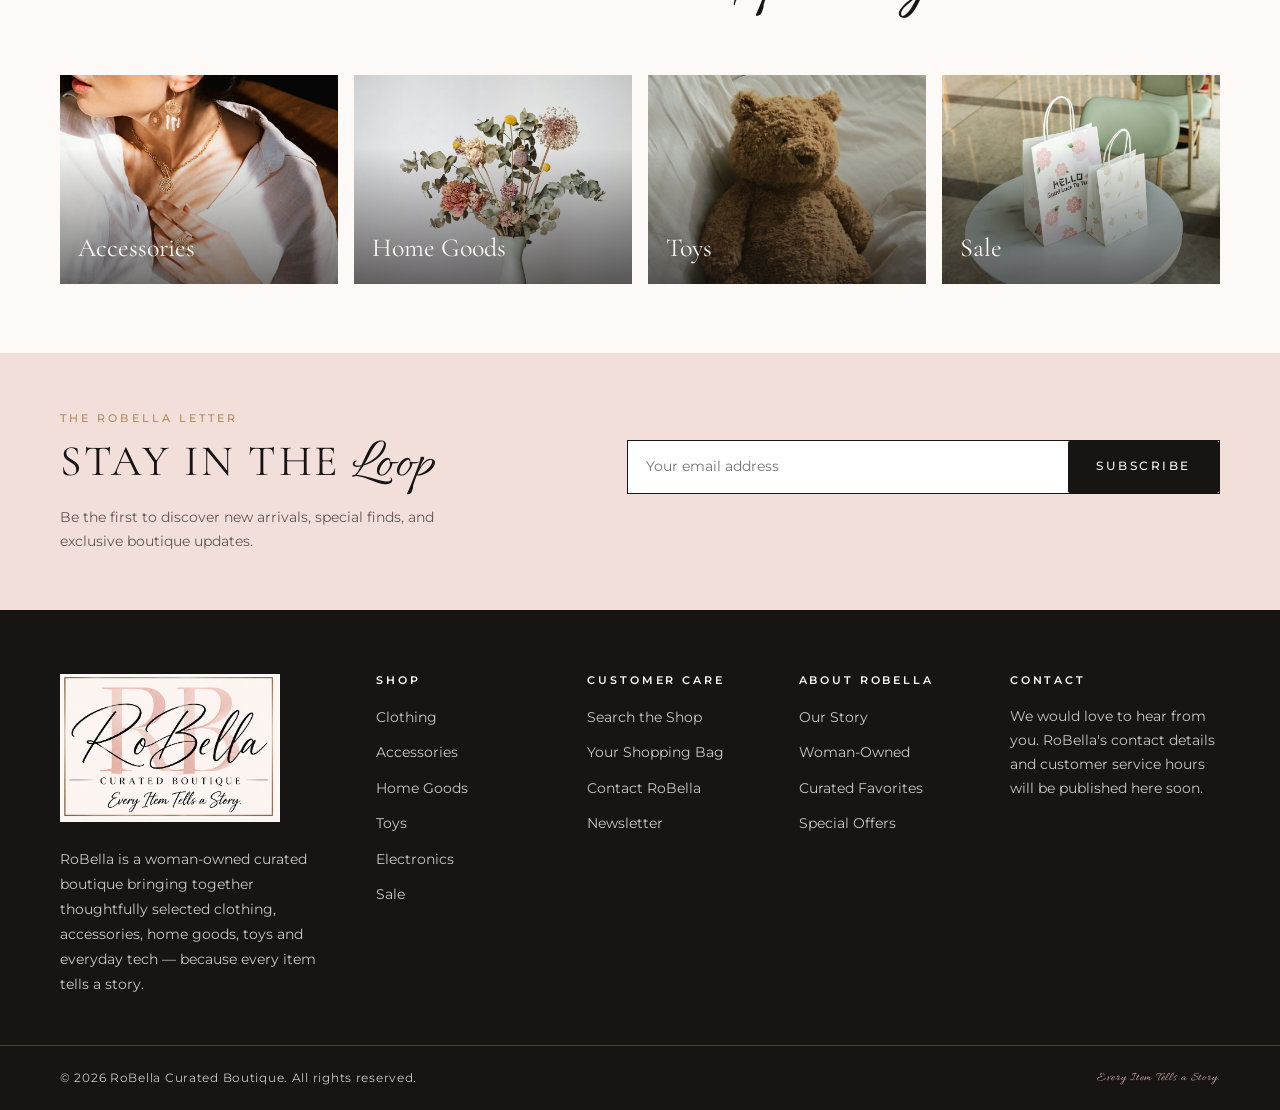
<file: Clothing.html>
<!DOCTYPE html>
<html lang="en" class="no-js">
<head>
  <meta charset="UTF-8">
  <meta name="viewport" content="width=device-width, initial-scale=1.0">
  <title>Clothing | RoBella Curated Boutique</title>
  <meta name="description" content="Style that speaks. Discover thoughtfully selected clothing at RoBella — new arrivals, everyday essentials, dresses and tops, and seasonal styles.">
  <meta name="theme-color" content="#FDF9F6">
  <meta property="og:type" content="website">
  <meta property="og:site_name" content="RoBella Curated Boutique">
  <meta property="og:title" content="Clothing | RoBella Curated Boutique">
  <meta property="og:description" content="Discover thoughtfully selected styles that bring confidence, comfort, and personality to your everyday wardrobe.">
  <meta property="og:image" content="assets/images/hero-clothing-woman-camel-coat.jpg">
  <meta name="twitter:card" content="summary_large_image">
  <link rel="icon" href="assets/icons/favicon.svg" type="image/svg+xml">
  <link rel="preconnect" href="https://fonts.googleapis.com">
  <link rel="preconnect" href="https://fonts.gstatic.com" crossorigin>
  <link href="https://fonts.googleapis.com/css2?family=Allura&family=Cormorant+Garamond:ital,wght@0,400;0,500;0,600;1,400;1,500&family=Montserrat:wght@300;400;500;600&display=swap" rel="stylesheet">
  <link rel="stylesheet" href="styles.css">
  <script>document.documentElement.classList.remove("no-js");</script>
</head>

<body data-page="clothing">
  <div id="site-header"></div>
  <noscript>
    <nav class="site-nav" aria-label="Main"><ul class="container">
      <li><a class="site-nav__link" href="index.html">Home</a></li><li><a class="site-nav__link is-active" href="Clothing.html">Clothing</a></li><li><a class="site-nav__link" href="Accessories.html">Accessories</a></li><li><a class="site-nav__link" href="Home%20Goods.html">Home Goods</a></li><li><a class="site-nav__link" href="Toys.html">Toys</a></li><li><a class="site-nav__link" href="Electronics.html">Electronics</a></li><li><a class="site-nav__link is-accent" href="Sale.html">Sale</a></li>
    </ul></nav>
  </noscript>

  <main id="main">
    <section class="page-hero page-hero--split" aria-labelledby="page-title">
      <div class="container page-hero__grid">
        <div class="page-hero__text">
          <nav class="breadcrumb" aria-label="Breadcrumb"><a href="index.html">Home</a><span aria-hidden="true">/</span><span aria-current="page">Clothing</span></nav>
          <p class="eyebrow">The Clothing Edit</p>
          <h1 id="page-title" class="page-hero__title">Style That <span class="script">Speaks.</span></h1>
          <p class="page-hero__copy">Discover thoughtfully selected styles that bring confidence, comfort, and personality to your everyday wardrobe.</p>
          <div class="btn-row">
            <a class="btn btn--dark" href="#collection">Shop Clothing</a>
            <a class="btn btn--outline" href="#new-arrivals">New Arrivals</a>
          </div>
        </div>
        <div class="page-hero__media">
          <img src="assets/images/hero-clothing-woman-camel-coat.jpg" alt="Woman in a long camel coat standing beside a black metal gate" width="1600" height="2400" fetchpriority="high">
        </div>
      </div>
    </section>

    <div class="marquee" aria-hidden="true">
      <div class="marquee__track">
        <span>Style That Speaks</span><span>Everyday Essentials</span><span>Dresses &amp; Tops</span><span>Seasonal Styles</span><span>New Arrivals</span>
        <span>Style That Speaks</span><span>Everyday Essentials</span><span>Dresses &amp; Tops</span><span>Seasonal Styles</span><span>New Arrivals</span>
      </div>
    </div>

    <section class="section section--tight" aria-labelledby="edit-title">
      <div class="container">
        <div class="section-head reveal">
          <p class="eyebrow">Inside the Collection</p>
          <h2 id="edit-title" class="section-title">The Wardrobe <span class="script">Edit</span></h2>
        </div>
        <div data-edit-index="clothing"></div>
      </div>
    </section>

    <section class="section section--blush" id="collection" aria-labelledby="collection-title">
      <div class="container">
        <div class="section-head reveal">
          <p class="eyebrow">Shop the Collection</p>
          <h2 id="collection-title" class="section-title">Shop <span class="script">Clothing</span></h2>
          <p class="section-lede">Filter by edit or sort by price to find the piece that feels like you.</p>
        </div>
        <div data-collection="clothing"></div>
      </div>
    </section>

    <section class="section" aria-labelledby="look-title">
      <div class="container lookbook lookbook--wide">
        <div class="lookbook__pair reveal">
          <img class="lookbook__img lookbook__img--tall" src="assets/images/look-clothing-straw-hat-linen.jpg" alt="Woman in a straw hat and linen dress standing against a sunlit wall" width="1000" height="1500" loading="lazy">
          <img class="lookbook__img lookbook__img--tall" src="assets/images/look-clothing-coat-rack.jpg" alt="Brown and white coats hanging on a clothing rack" width="1000" height="1500" loading="lazy">
        </div>
        <div class="lookbook__text reveal">
          <p class="eyebrow">The RoBella Way to Dress</p>
          <h2 id="look-title" class="lookbook__quote">“Getting dressed should feel like a little moment of joy.”</h2>
          <p>We look for pieces with soft fabrics, easy shapes and quiet details — clothes that mix effortlessly with what you already love, and carry you from morning coffee to evening plans.</p>
          <a class="text-link" href="#dresses-tops">Shop Dresses &amp; Tops <svg viewBox="0 0 24 24" aria-hidden="true" focusable="false"><path d="M4 12h15M14 7l5 5-5 5"/></svg></a>
        </div>
      </div>
    </section>

    <section class="section section--tight" aria-labelledby="explore-title">
      <div class="container">
        <div class="section-head"><h2 id="explore-title" class="section-title">Continue <span class="script">Exploring</span></h2></div>
        <ul class="explore">
          <li><a href="Accessories.html"><img src="assets/images/cat-accessories-gold-necklace.jpg" alt="" loading="lazy" width="1000" height="1500"><span>Accessories</span></a></li>
          <li><a href="Home%20Goods.html"><img src="assets/images/cat-home-goods-vase-flowers.jpg" alt="" loading="lazy" width="1000" height="1500"><span>Home Goods</span></a></li>
          <li><a href="Toys.html"><img src="assets/images/cat-toys-teddy-bear-bed.jpg" alt="" loading="lazy" width="1000" height="1500"><span>Toys</span></a></li>
          <li><a href="Sale.html"><img src="assets/images/look-sale-shopping-bags.jpg" alt="" loading="lazy" width="1000" height="1500"><span>Sale</span></a></li>
        </ul>
      </div>
    </section>
  </main>

  <div id="site-footer"></div>

  <script src="js/products.js" defer></script>
  <script src="js/cart.js" defer></script>
  <script src="js/main.js" defer></script>
</body>
</html>
</file>
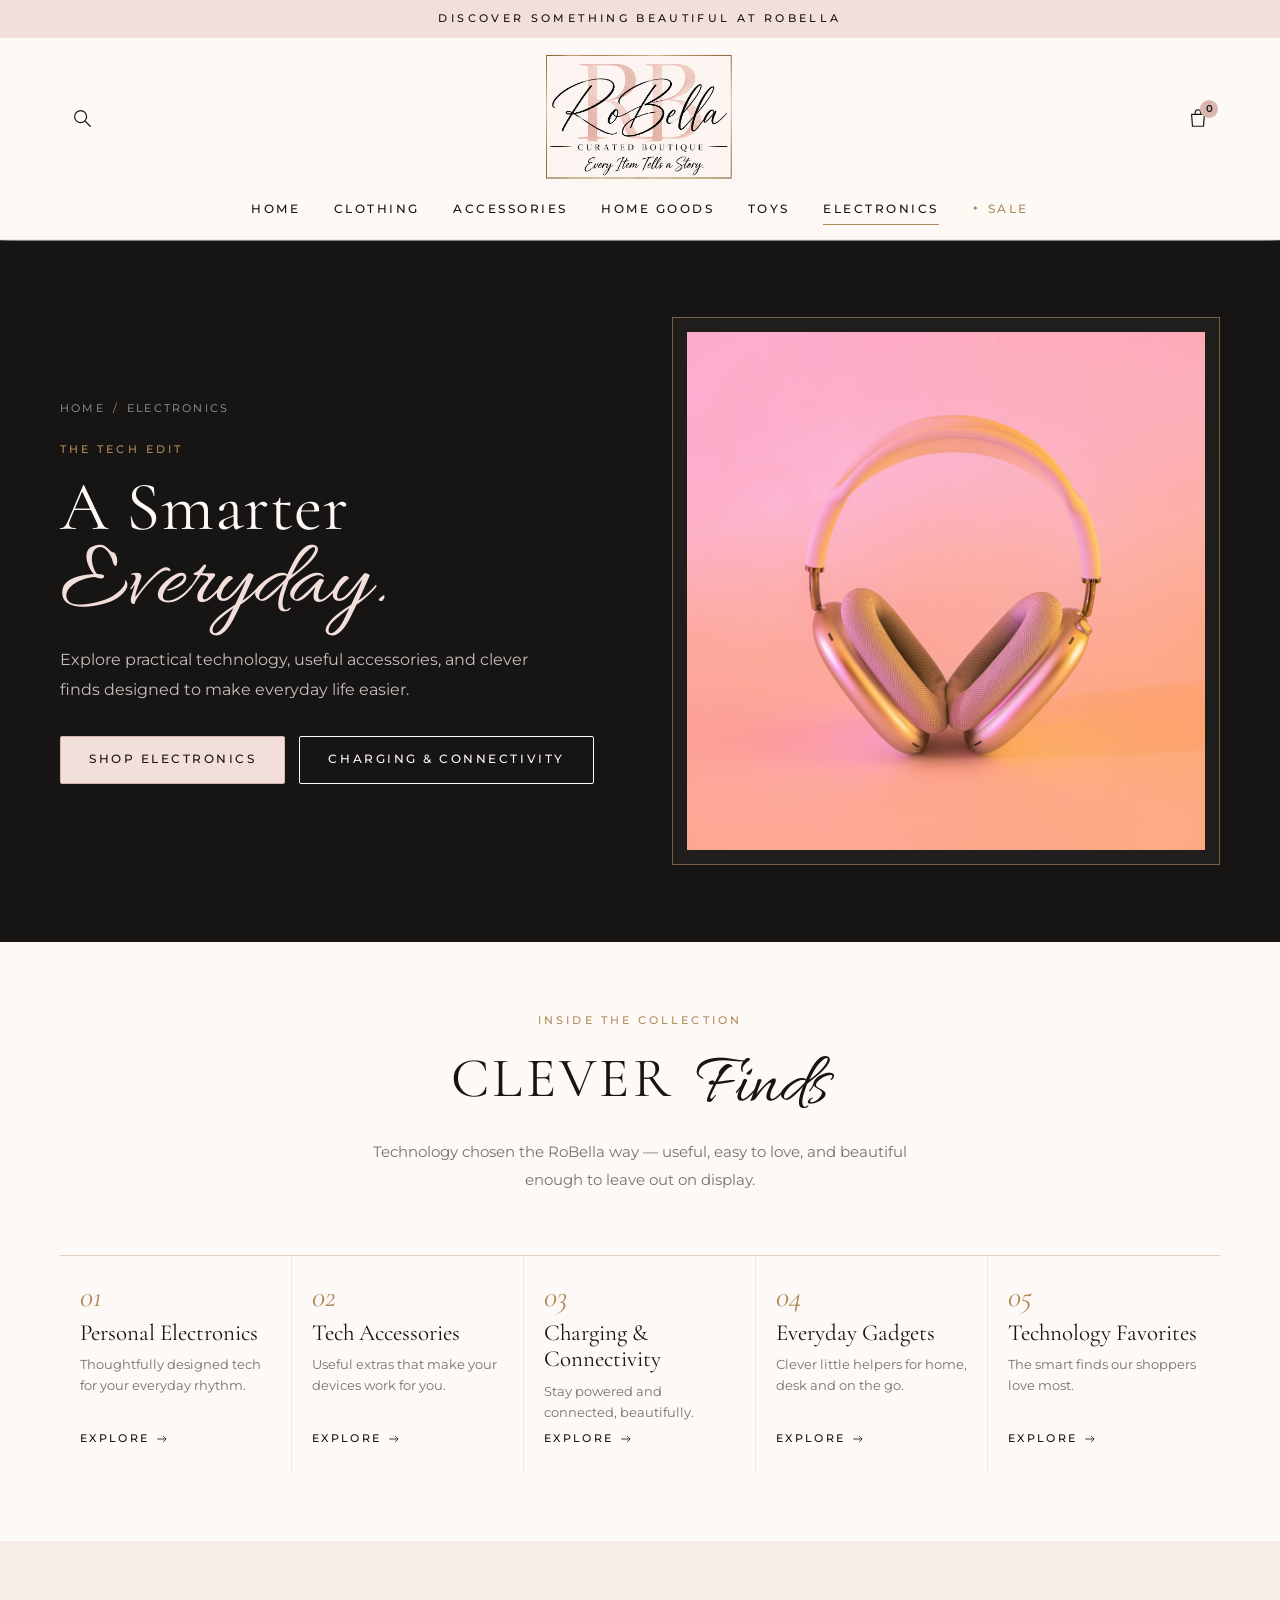
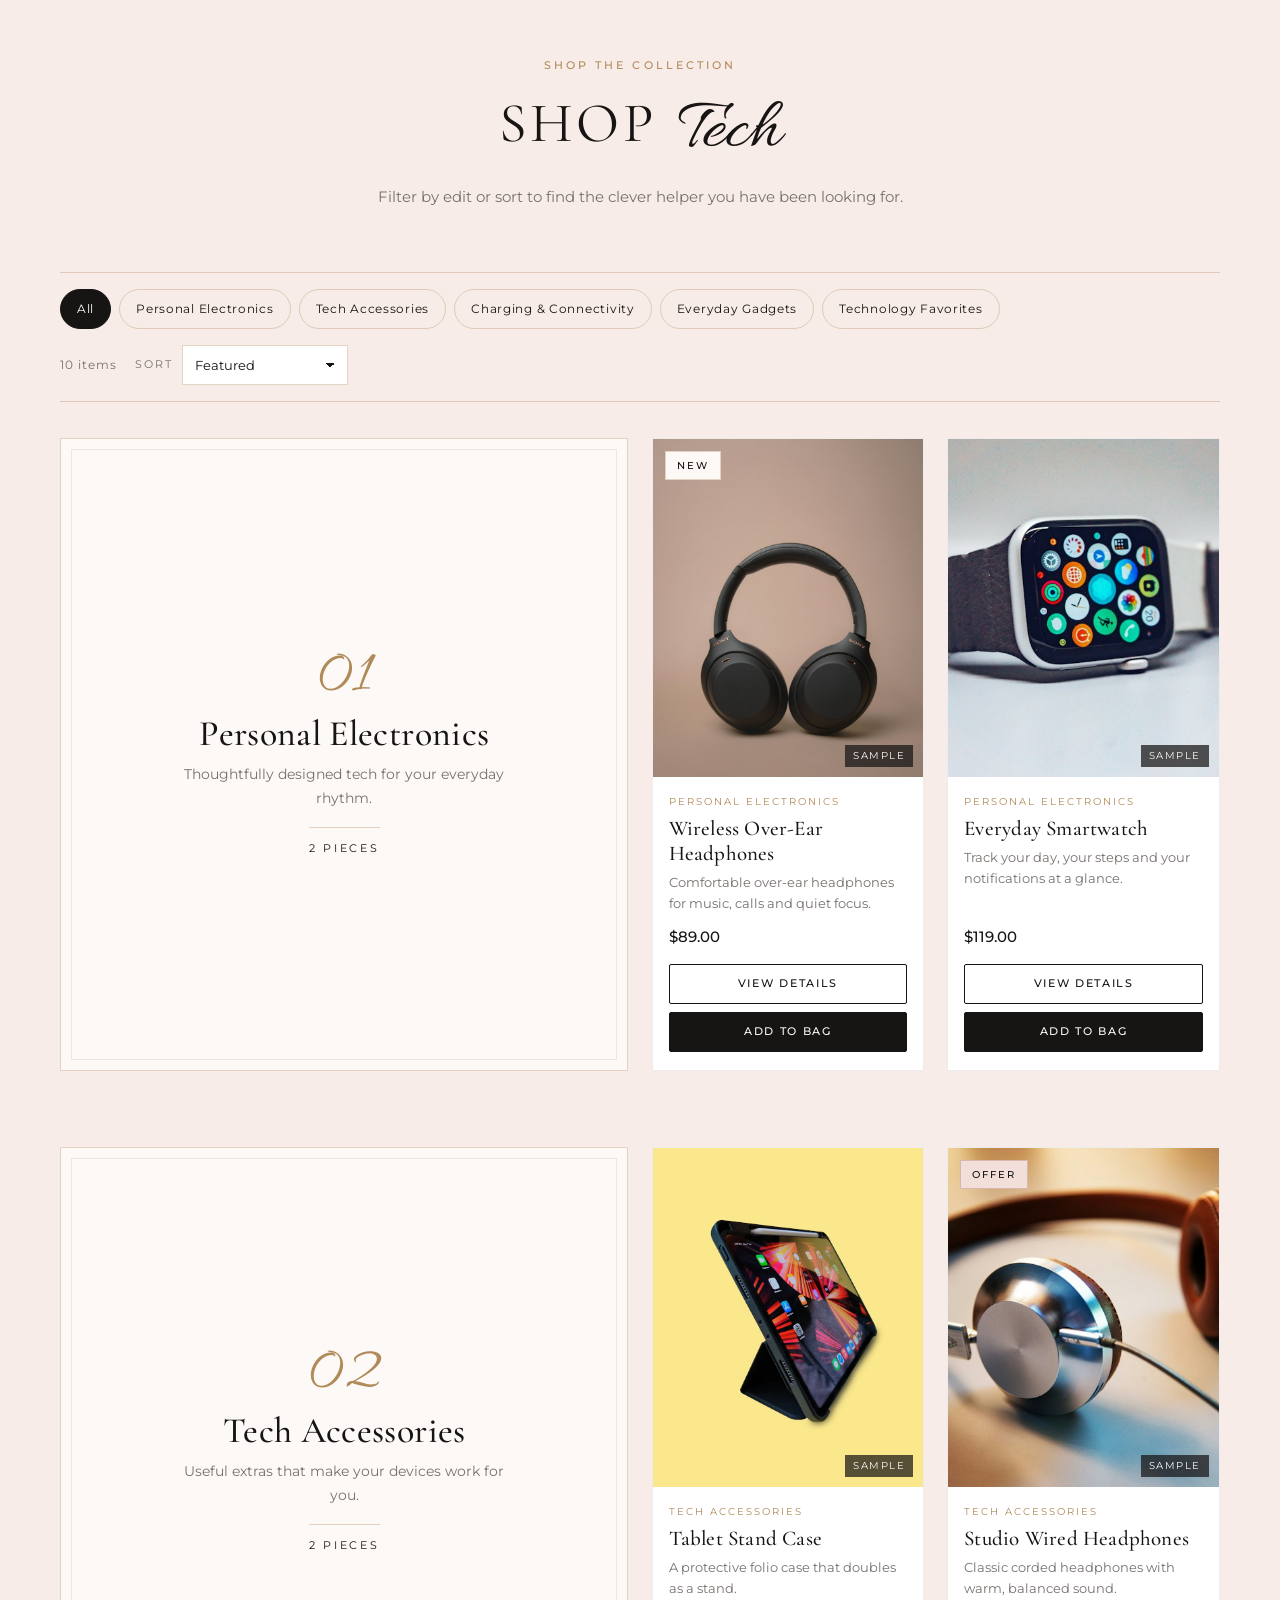
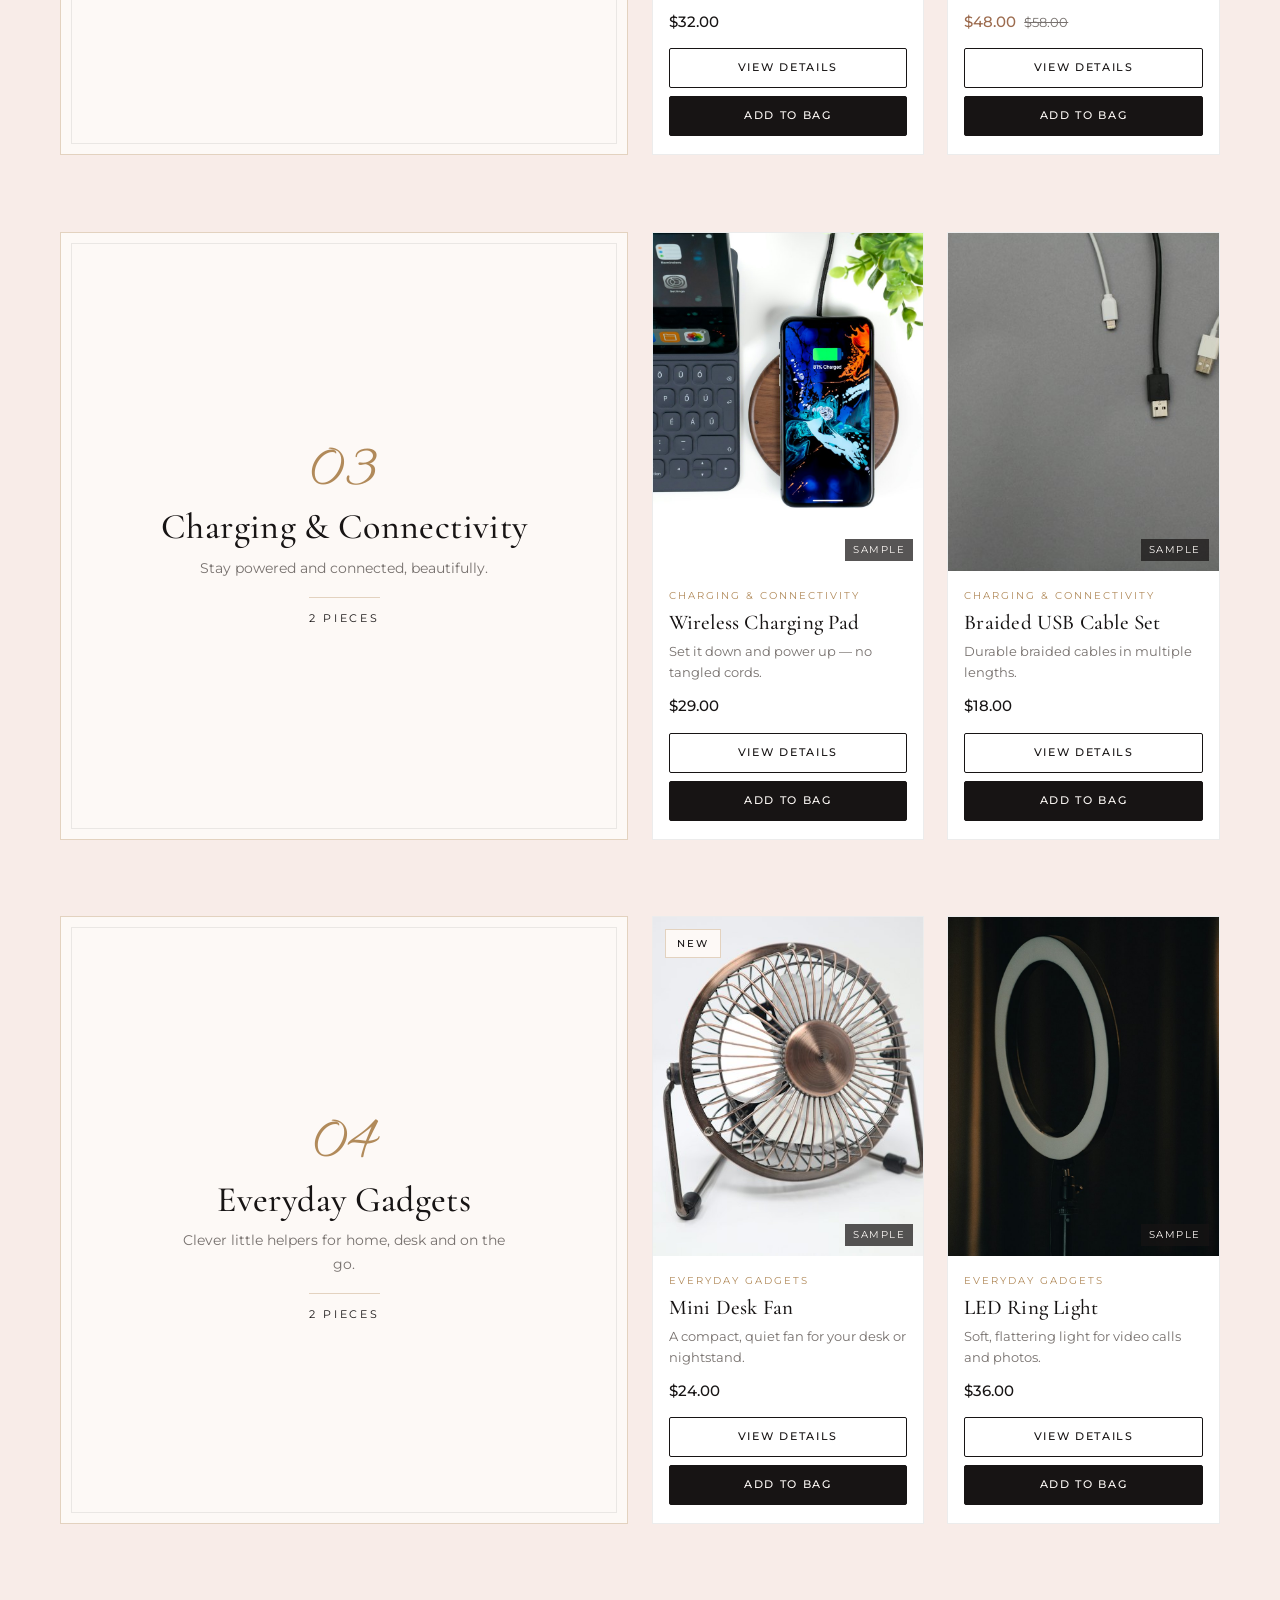
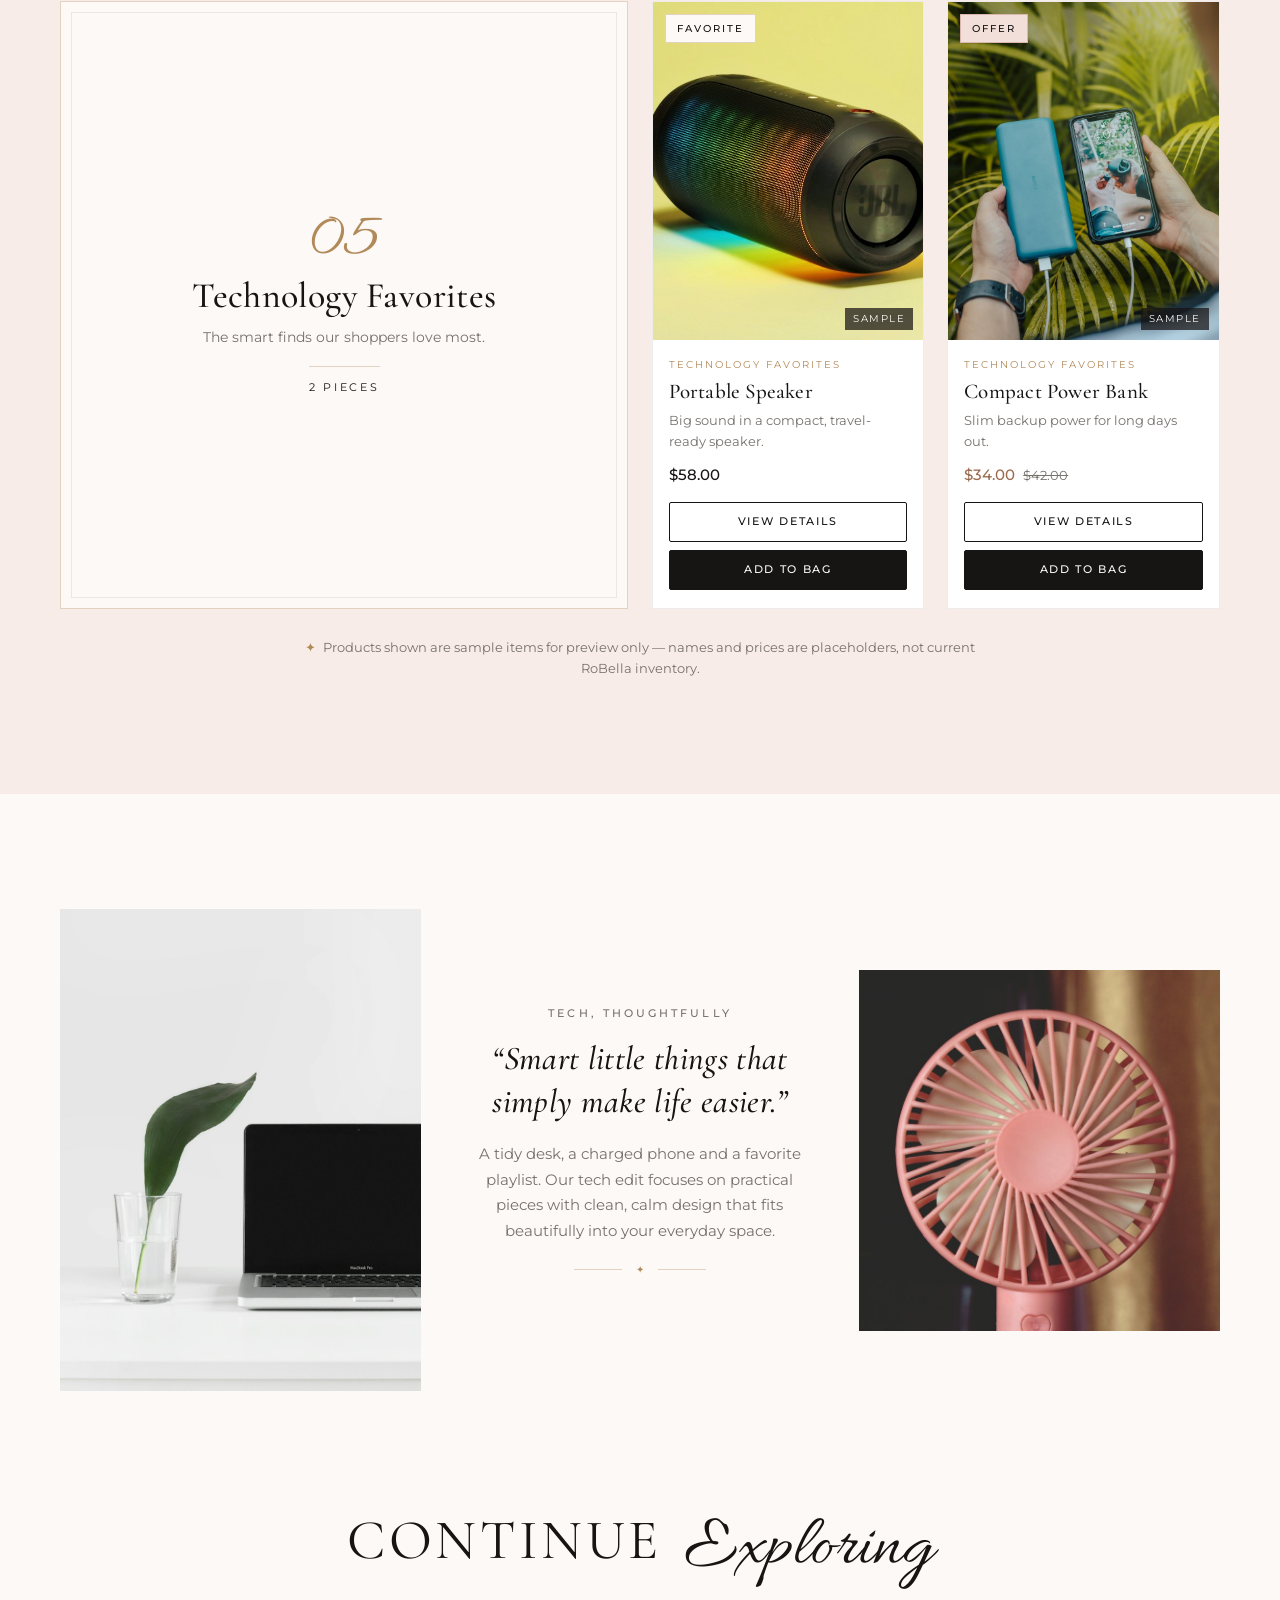
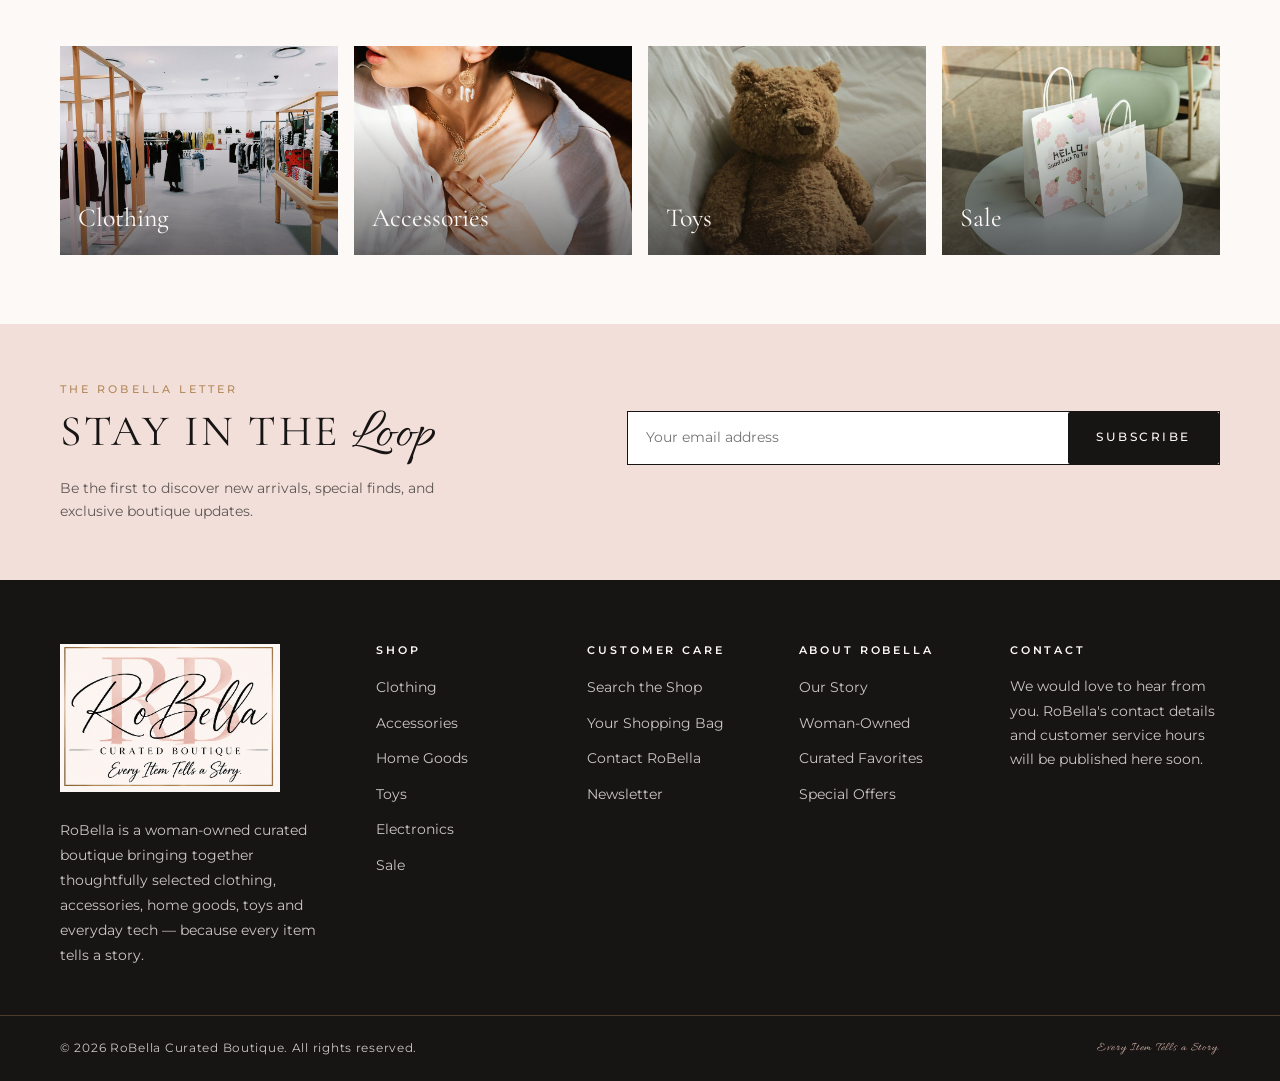
<file: Electronics.html>
<!DOCTYPE html>
<html lang="en" class="no-js">
<head>
  <meta charset="UTF-8">
  <meta name="viewport" content="width=device-width, initial-scale=1.0">
  <title>Electronics | RoBella Curated Boutique</title>
  <meta name="description" content="A smarter everyday. Explore personal electronics, tech accessories, charging and connectivity, everyday gadgets and technology favorites at RoBella.">
  <meta name="theme-color" content="#FDF9F6">
  <meta property="og:type" content="website">
  <meta property="og:site_name" content="RoBella Curated Boutique">
  <meta property="og:title" content="Electronics | RoBella Curated Boutique">
  <meta property="og:description" content="Explore practical technology, useful accessories, and clever finds designed to make everyday life easier.">
  <meta property="og:image" content="assets/images/hero-electronics-blush-headphones.jpg">
  <meta name="twitter:card" content="summary_large_image">
  <link rel="icon" href="assets/icons/favicon.svg" type="image/svg+xml">
  <link rel="preconnect" href="https://fonts.googleapis.com">
  <link rel="preconnect" href="https://fonts.gstatic.com" crossorigin>
  <link href="https://fonts.googleapis.com/css2?family=Allura&family=Cormorant+Garamond:ital,wght@0,400;0,500;0,600;1,400;1,500&family=Montserrat:wght@300;400;500;600&display=swap" rel="stylesheet">
  <link rel="stylesheet" href="styles.css">
  <script>document.documentElement.classList.remove("no-js");</script>
</head>

<body data-page="electronics">
  <div id="site-header"></div>
  <noscript>
    <nav class="site-nav" aria-label="Main"><ul class="container">
      <li><a class="site-nav__link" href="index.html">Home</a></li><li><a class="site-nav__link" href="Clothing.html">Clothing</a></li><li><a class="site-nav__link" href="Accessories.html">Accessories</a></li><li><a class="site-nav__link" href="Home%20Goods.html">Home Goods</a></li><li><a class="site-nav__link" href="Toys.html">Toys</a></li><li><a class="site-nav__link is-active" href="Electronics.html">Electronics</a></li><li><a class="site-nav__link is-accent" href="Sale.html">Sale</a></li>
    </ul></nav>
  </noscript>

  <main id="main">
    <section class="page-hero page-hero--dark" aria-labelledby="page-title">
      <div class="container page-hero__grid">
        <div class="page-hero__text">
          <nav class="breadcrumb" aria-label="Breadcrumb"><a href="index.html">Home</a><span aria-hidden="true">/</span><span aria-current="page">Electronics</span></nav>
          <p class="eyebrow">The Tech Edit</p>
          <h1 id="page-title" class="page-hero__title">A Smarter <span class="script">Everyday.</span></h1>
          <p class="page-hero__copy">Explore practical technology, useful accessories, and clever finds designed to make everyday life easier.</p>
          <div class="btn-row">
            <a class="btn btn--blush" href="#collection">Shop Electronics</a>
            <a class="btn btn--light" href="#charging-connectivity">Charging &amp; Connectivity</a>
          </div>
        </div>
        <div class="page-hero__media">
          <img src="assets/images/hero-electronics-blush-headphones.jpg" alt="Blush pink and white wireless headphones on a soft pink background" width="1600" height="1600" fetchpriority="high">
        </div>
      </div>
    </section>

    <section class="section section--tight" aria-labelledby="edit-title">
      <div class="container">
        <div class="section-head reveal">
          <p class="eyebrow">Inside the Collection</p>
          <h2 id="edit-title" class="section-title">Clever <span class="script">Finds</span></h2>
          <p class="section-lede">Technology chosen the RoBella way — useful, easy to love, and beautiful enough to leave out on display.</p>
        </div>
        <div data-edit-index="electronics"></div>
      </div>
    </section>

    <section class="section section--blush" id="collection" aria-labelledby="collection-title">
      <div class="container">
        <div class="section-head reveal">
          <p class="eyebrow">Shop the Collection</p>
          <h2 id="collection-title" class="section-title">Shop <span class="script">Tech</span></h2>
          <p class="section-lede">Filter by edit or sort to find the clever helper you have been looking for.</p>
        </div>
        <div data-collection="electronics"></div>
      </div>
    </section>

    <section class="section" aria-labelledby="look-title">
      <div class="container lookbook">
        <img class="lookbook__img lookbook__img--tall reveal" src="assets/images/look-electronics-desk-plant.jpg" alt="Laptop on a tidy desk beside a plant in a vase" width="1000" height="1500" loading="lazy">
        <div class="lookbook__text reveal">
          <p class="eyebrow">Tech, Thoughtfully</p>
          <h2 id="look-title" class="lookbook__quote">“Smart little things that simply make life easier.”</h2>
          <p>A tidy desk, a charged phone and a favorite playlist. Our tech edit focuses on practical pieces with clean, calm design that fits beautifully into your everyday space.</p>
          <div class="divider"><span>✦</span></div>
        </div>
        <img class="lookbook__img lookbook__img--square reveal" src="assets/images/look-electronics-pink-fan.jpg" alt="Pink desk fan sitting on a table" width="1000" height="1000" loading="lazy">
      </div>
    </section>

    <section class="section section--tight" aria-labelledby="explore-title" style="padding-top:0">
      <div class="container">
        <div class="section-head"><h2 id="explore-title" class="section-title">Continue <span class="script">Exploring</span></h2></div>
        <ul class="explore">
          <li><a href="Clothing.html"><img src="assets/images/cat-clothing-boutique-browsing.jpg" alt="" loading="lazy" width="1000" height="1500"><span>Clothing</span></a></li>
          <li><a href="Accessories.html"><img src="assets/images/cat-accessories-gold-necklace.jpg" alt="" loading="lazy" width="1000" height="1500"><span>Accessories</span></a></li>
          <li><a href="Toys.html"><img src="assets/images/cat-toys-teddy-bear-bed.jpg" alt="" loading="lazy" width="1000" height="1500"><span>Toys</span></a></li>
          <li><a href="Sale.html"><img src="assets/images/look-sale-shopping-bags.jpg" alt="" loading="lazy" width="1000" height="1500"><span>Sale</span></a></li>
        </ul>
      </div>
    </section>
  </main>

  <div id="site-footer"></div>

  <script src="js/products.js" defer></script>
  <script src="js/cart.js" defer></script>
  <script src="js/main.js" defer></script>
</body>
</html>
</file>
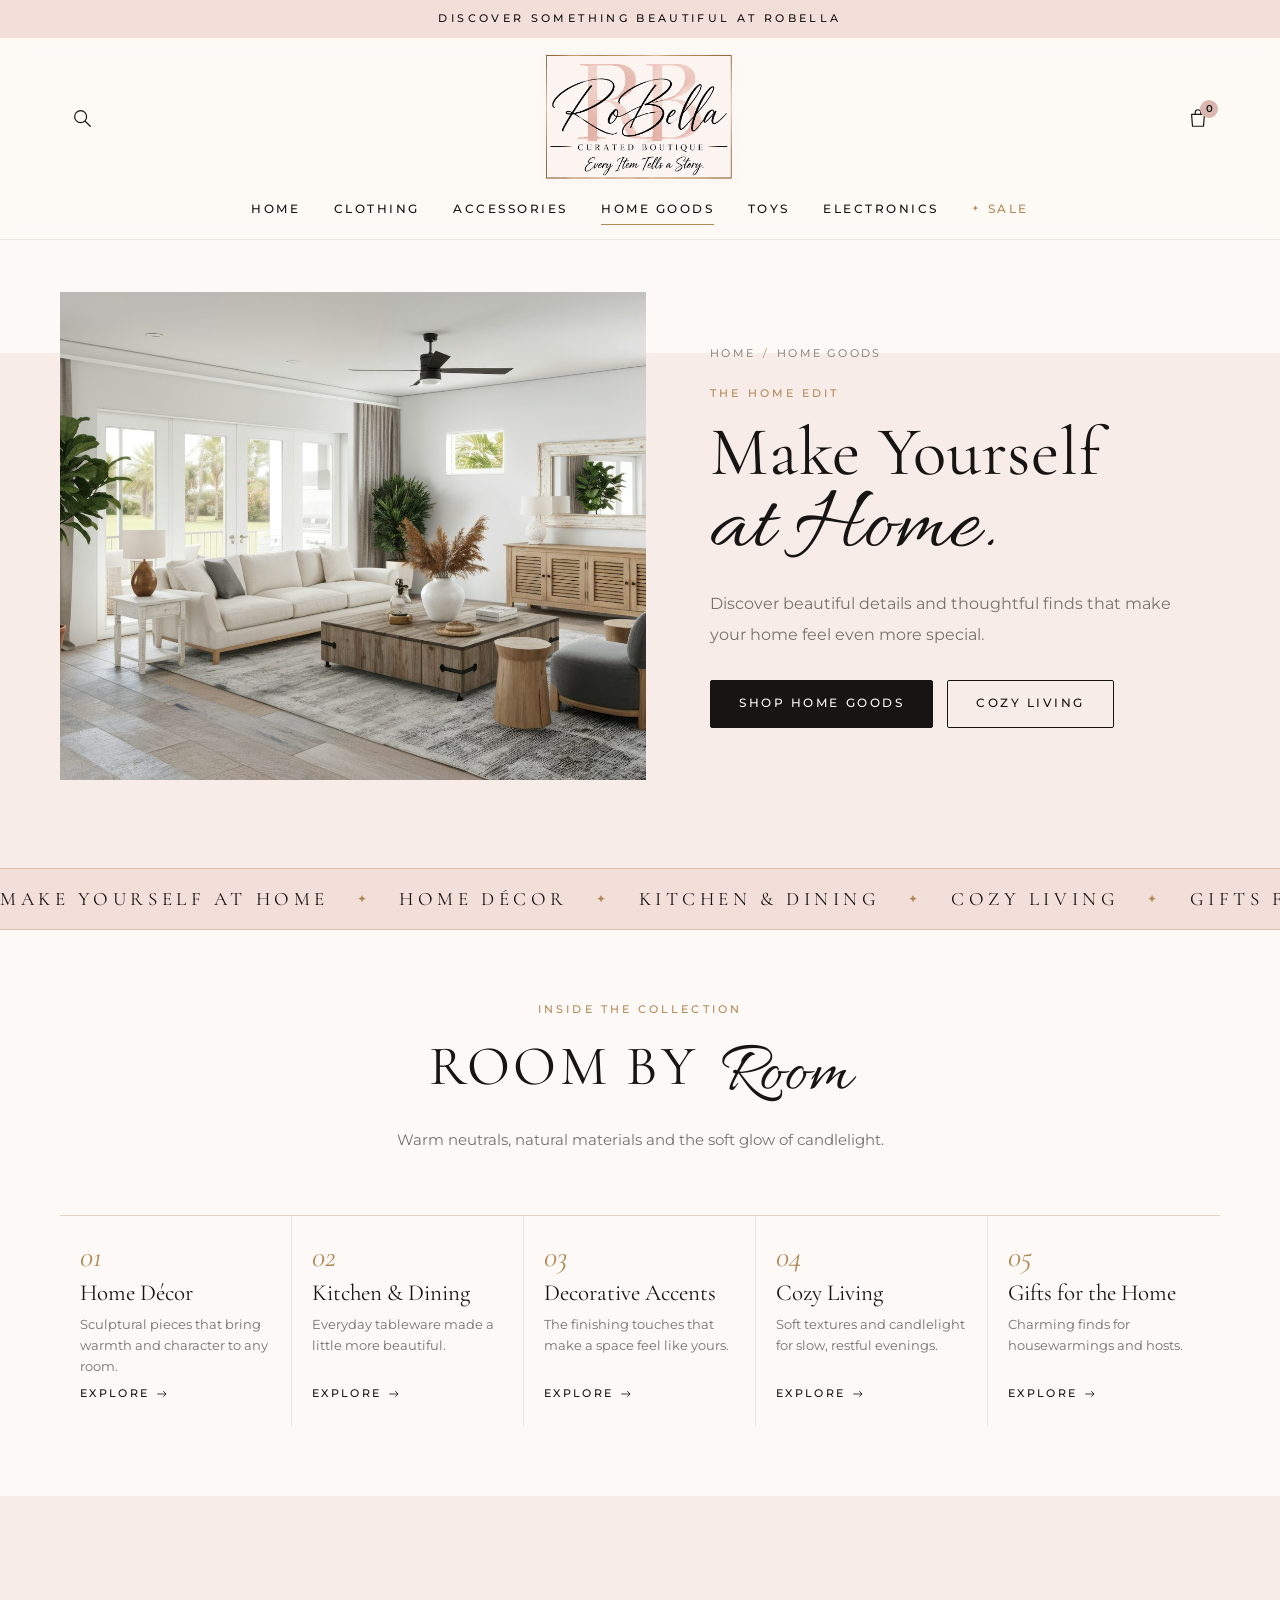
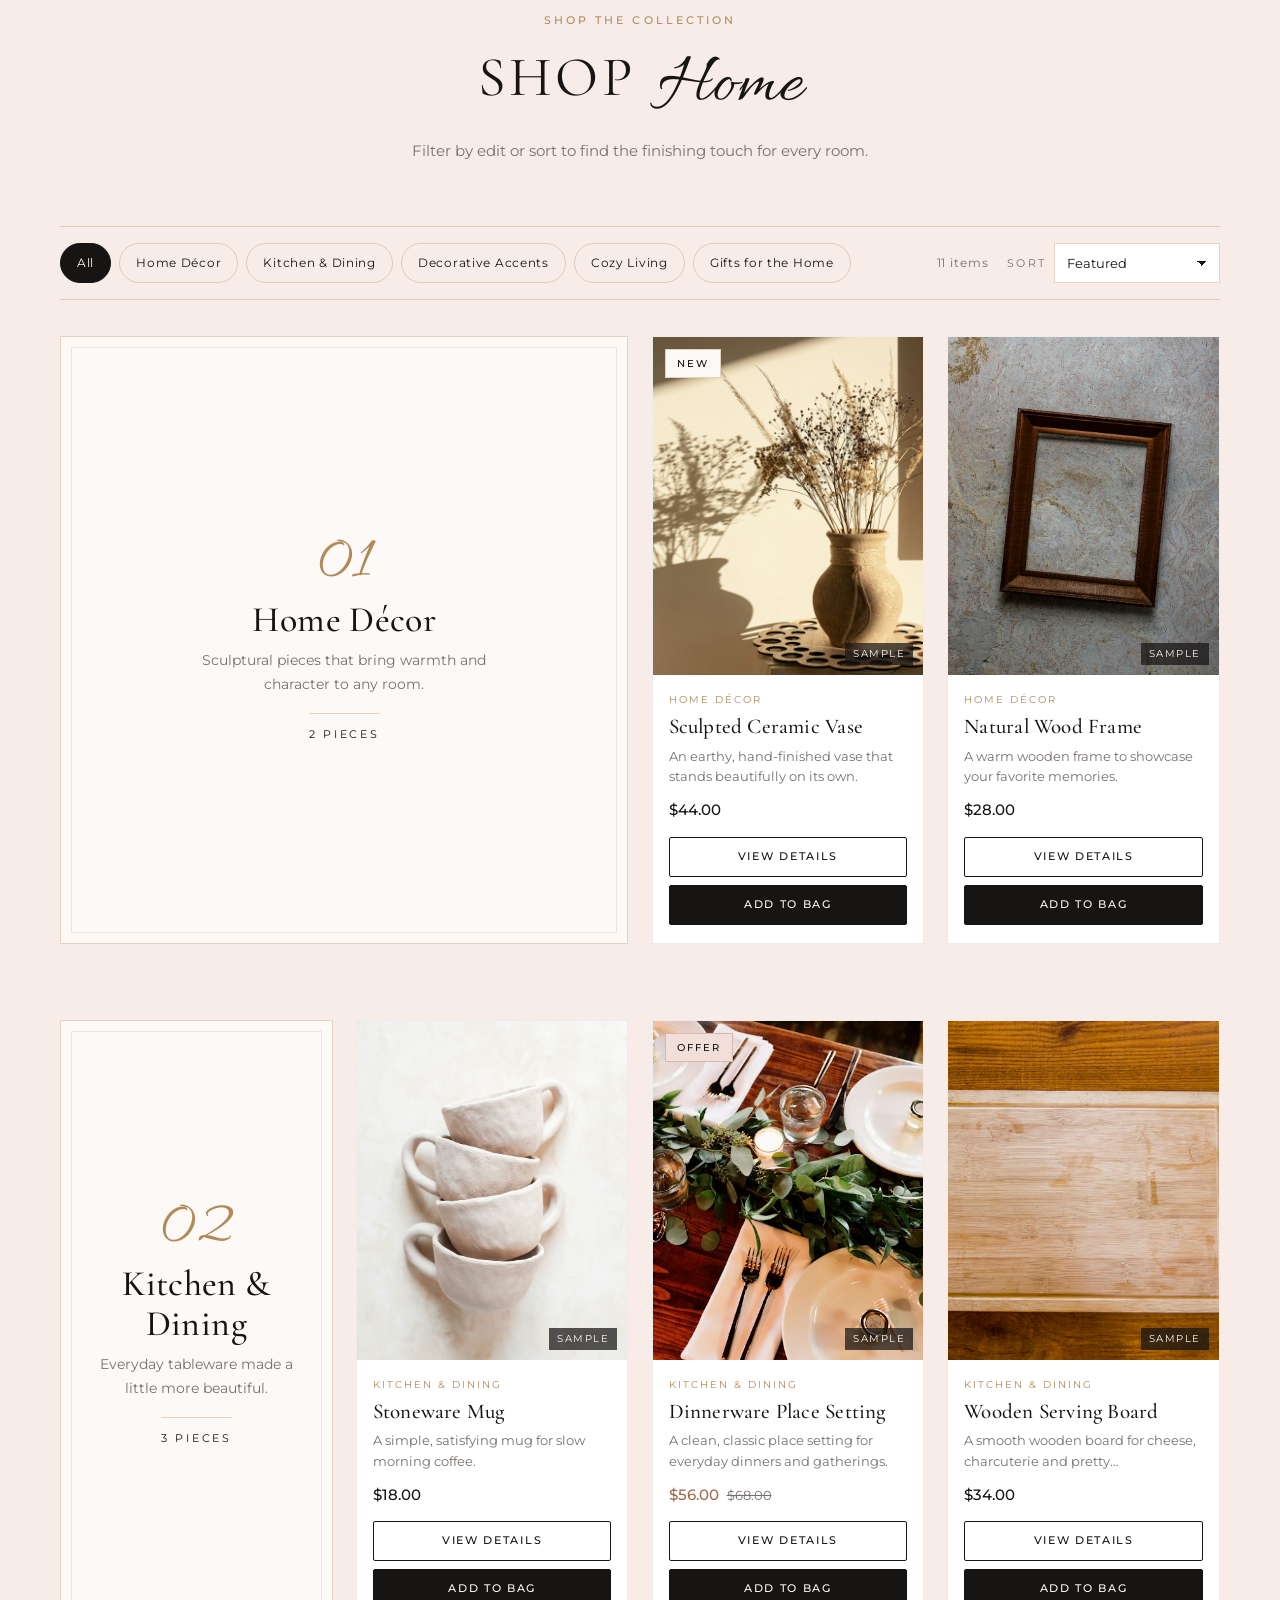
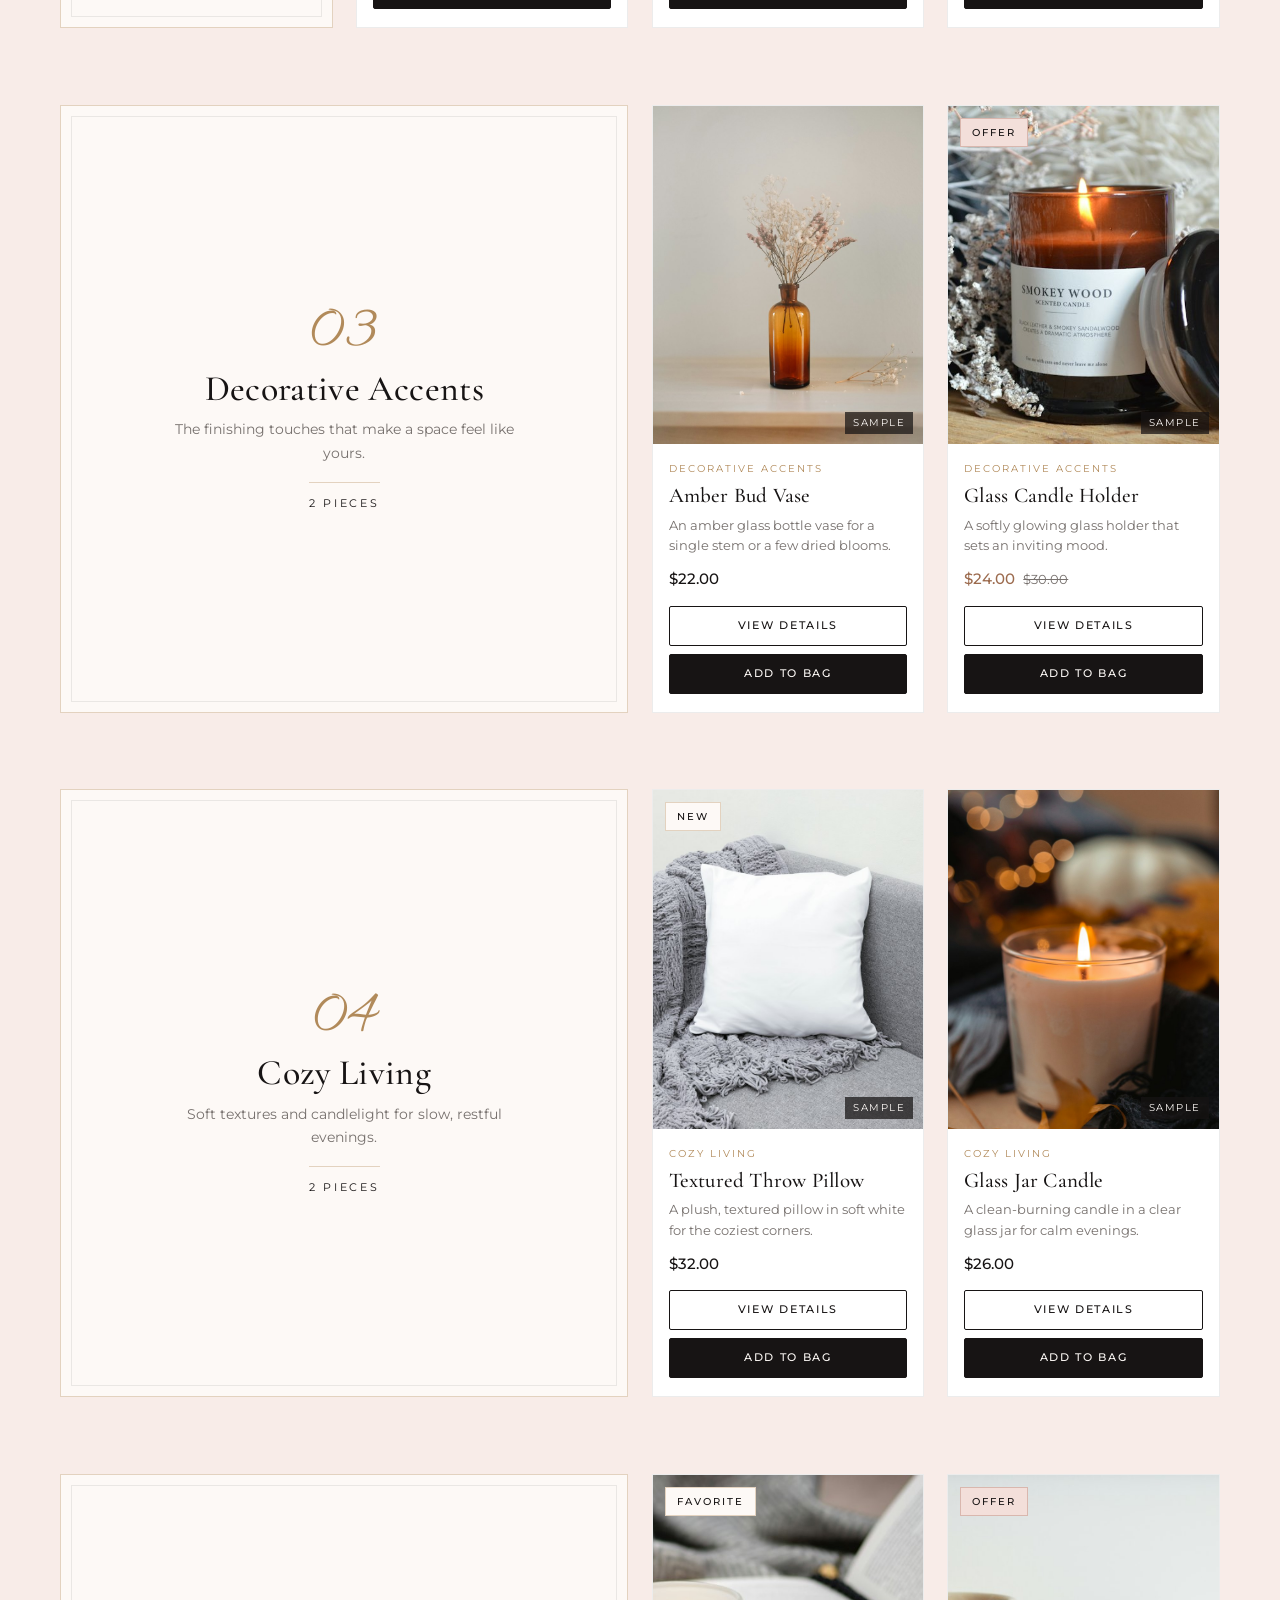
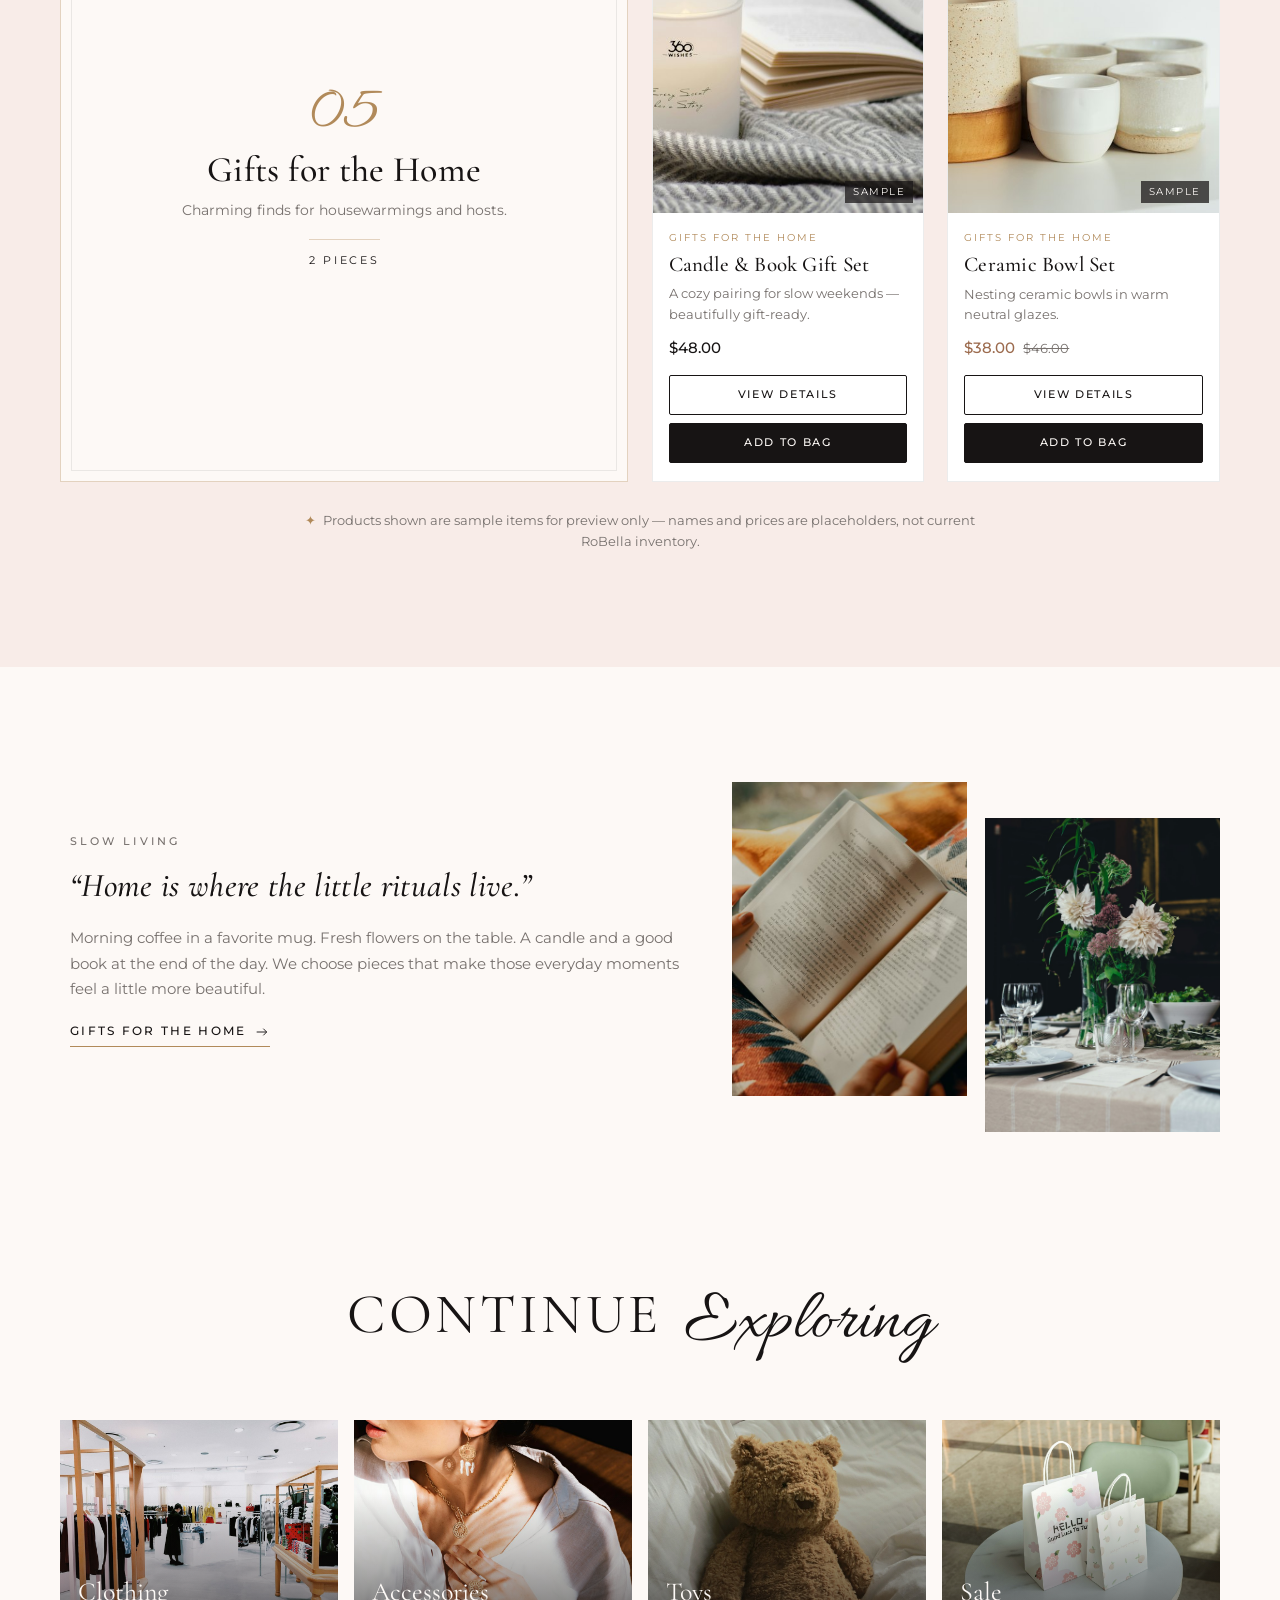
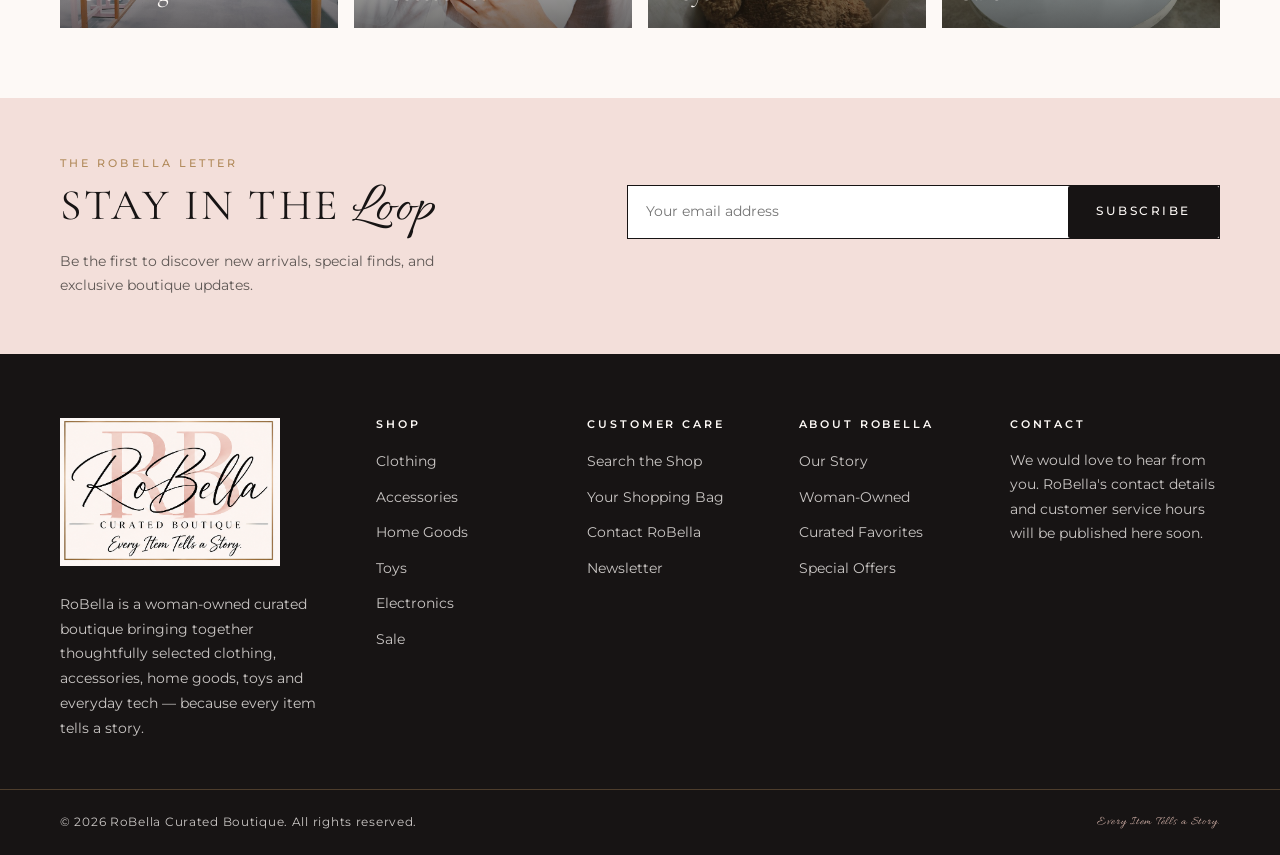
<file: Home Goods.html>
<!DOCTYPE html>
<html lang="en" class="no-js">
<head>
  <meta charset="UTF-8">
  <meta name="viewport" content="width=device-width, initial-scale=1.0">
  <title>Home Goods | RoBella Curated Boutique</title>
  <meta name="description" content="Make yourself at home. Discover home décor, kitchen and dining, decorative accents, cozy living essentials and gifts for the home at RoBella.">
  <meta name="theme-color" content="#FDF9F6">
  <meta property="og:type" content="website">
  <meta property="og:site_name" content="RoBella Curated Boutique">
  <meta property="og:title" content="Home Goods | RoBella Curated Boutique">
  <meta property="og:description" content="Discover beautiful details and thoughtful finds that make your home feel even more special.">
  <meta property="og:image" content="assets/images/hero-home-goods-neutral-living-room.jpg">
  <meta name="twitter:card" content="summary_large_image">
  <link rel="icon" href="assets/icons/favicon.svg" type="image/svg+xml">
  <link rel="preconnect" href="https://fonts.googleapis.com">
  <link rel="preconnect" href="https://fonts.gstatic.com" crossorigin>
  <link href="https://fonts.googleapis.com/css2?family=Allura&family=Cormorant+Garamond:ital,wght@0,400;0,500;0,600;1,400;1,500&family=Montserrat:wght@300;400;500;600&display=swap" rel="stylesheet">
  <link rel="stylesheet" href="styles.css">
  <script>document.documentElement.classList.remove("no-js");</script>
</head>

<body data-page="home-goods">
  <div id="site-header"></div>
  <noscript>
    <nav class="site-nav" aria-label="Main"><ul class="container">
      <li><a class="site-nav__link" href="index.html">Home</a></li><li><a class="site-nav__link" href="Clothing.html">Clothing</a></li><li><a class="site-nav__link" href="Accessories.html">Accessories</a></li><li><a class="site-nav__link is-active" href="Home%20Goods.html">Home Goods</a></li><li><a class="site-nav__link" href="Toys.html">Toys</a></li><li><a class="site-nav__link" href="Electronics.html">Electronics</a></li><li><a class="site-nav__link is-accent" href="Sale.html">Sale</a></li>
    </ul></nav>
  </noscript>

  <main id="main">
    <section class="page-hero page-hero--split is-reverse" aria-labelledby="page-title">
      <div class="container page-hero__grid">
        <div class="page-hero__text">
          <nav class="breadcrumb" aria-label="Breadcrumb"><a href="index.html">Home</a><span aria-hidden="true">/</span><span aria-current="page">Home Goods</span></nav>
          <p class="eyebrow">The Home Edit</p>
          <h1 id="page-title" class="page-hero__title">Make Yourself <span class="script">at Home.</span></h1>
          <p class="page-hero__copy">Discover beautiful details and thoughtful finds that make your home feel even more special.</p>
          <div class="btn-row">
            <a class="btn btn--dark" href="#collection">Shop Home Goods</a>
            <a class="btn btn--outline" href="#cozy-living">Cozy Living</a>
          </div>
        </div>
        <div class="page-hero__media">
          <img src="assets/images/hero-home-goods-neutral-living-room.jpg" alt="Light-filled living room with neutral furniture and natural textures" width="1600" height="1067" fetchpriority="high">
        </div>
      </div>
    </section>

    <div class="marquee" aria-hidden="true">
      <div class="marquee__track">
        <span>Make Yourself at Home</span><span>Home Décor</span><span>Kitchen &amp; Dining</span><span>Cozy Living</span><span>Gifts for the Home</span>
        <span>Make Yourself at Home</span><span>Home Décor</span><span>Kitchen &amp; Dining</span><span>Cozy Living</span><span>Gifts for the Home</span>
      </div>
    </div>

    <section class="section section--tight" aria-labelledby="edit-title">
      <div class="container">
        <div class="section-head reveal">
          <p class="eyebrow">Inside the Collection</p>
          <h2 id="edit-title" class="section-title">Room by <span class="script">Room</span></h2>
          <p class="section-lede">Warm neutrals, natural materials and the soft glow of candlelight.</p>
        </div>
        <div data-edit-index="home-goods"></div>
      </div>
    </section>

    <section class="section section--blush" id="collection" aria-labelledby="collection-title">
      <div class="container">
        <div class="section-head reveal">
          <p class="eyebrow">Shop the Collection</p>
          <h2 id="collection-title" class="section-title">Shop <span class="script">Home</span></h2>
          <p class="section-lede">Filter by edit or sort to find the finishing touch for every room.</p>
        </div>
        <div data-collection="home-goods"></div>
      </div>
    </section>

    <section class="section" aria-labelledby="look-title">
      <div class="container lookbook lookbook--wide">
        <div class="lookbook__text reveal">
          <p class="eyebrow">Slow Living</p>
          <h2 id="look-title" class="lookbook__quote">“Home is where the little rituals live.”</h2>
          <p>Morning coffee in a favorite mug. Fresh flowers on the table. A candle and a good book at the end of the day. We choose pieces that make those everyday moments feel a little more beautiful.</p>
          <a class="text-link" href="#gifts-for-home">Gifts for the Home <svg viewBox="0 0 24 24" aria-hidden="true" focusable="false"><path d="M4 12h15M14 7l5 5-5 5"/></svg></a>
        </div>
        <div class="lookbook__pair reveal">
          <img class="lookbook__img lookbook__img--tall" src="assets/images/look-home-reading-blanket.jpg" alt="Open book resting on a soft beige blanket" width="1000" height="1500" loading="lazy">
          <img class="lookbook__img lookbook__img--tall" src="assets/images/look-home-table-flowers.jpg" alt="White and soft brown flowers arranged on a white table" width="1000" height="1500" loading="lazy">
        </div>
      </div>
    </section>

    <section class="section section--tight" aria-labelledby="explore-title">
      <div class="container">
        <div class="section-head"><h2 id="explore-title" class="section-title">Continue <span class="script">Exploring</span></h2></div>
        <ul class="explore">
          <li><a href="Clothing.html"><img src="assets/images/cat-clothing-boutique-browsing.jpg" alt="" loading="lazy" width="1000" height="1500"><span>Clothing</span></a></li>
          <li><a href="Accessories.html"><img src="assets/images/cat-accessories-gold-necklace.jpg" alt="" loading="lazy" width="1000" height="1500"><span>Accessories</span></a></li>
          <li><a href="Toys.html"><img src="assets/images/cat-toys-teddy-bear-bed.jpg" alt="" loading="lazy" width="1000" height="1500"><span>Toys</span></a></li>
          <li><a href="Sale.html"><img src="assets/images/look-sale-shopping-bags.jpg" alt="" loading="lazy" width="1000" height="1500"><span>Sale</span></a></li>
        </ul>
      </div>
    </section>
  </main>

  <div id="site-footer"></div>

  <script src="js/products.js" defer></script>
  <script src="js/cart.js" defer></script>
  <script src="js/main.js" defer></script>
</body>
</html>
</file>
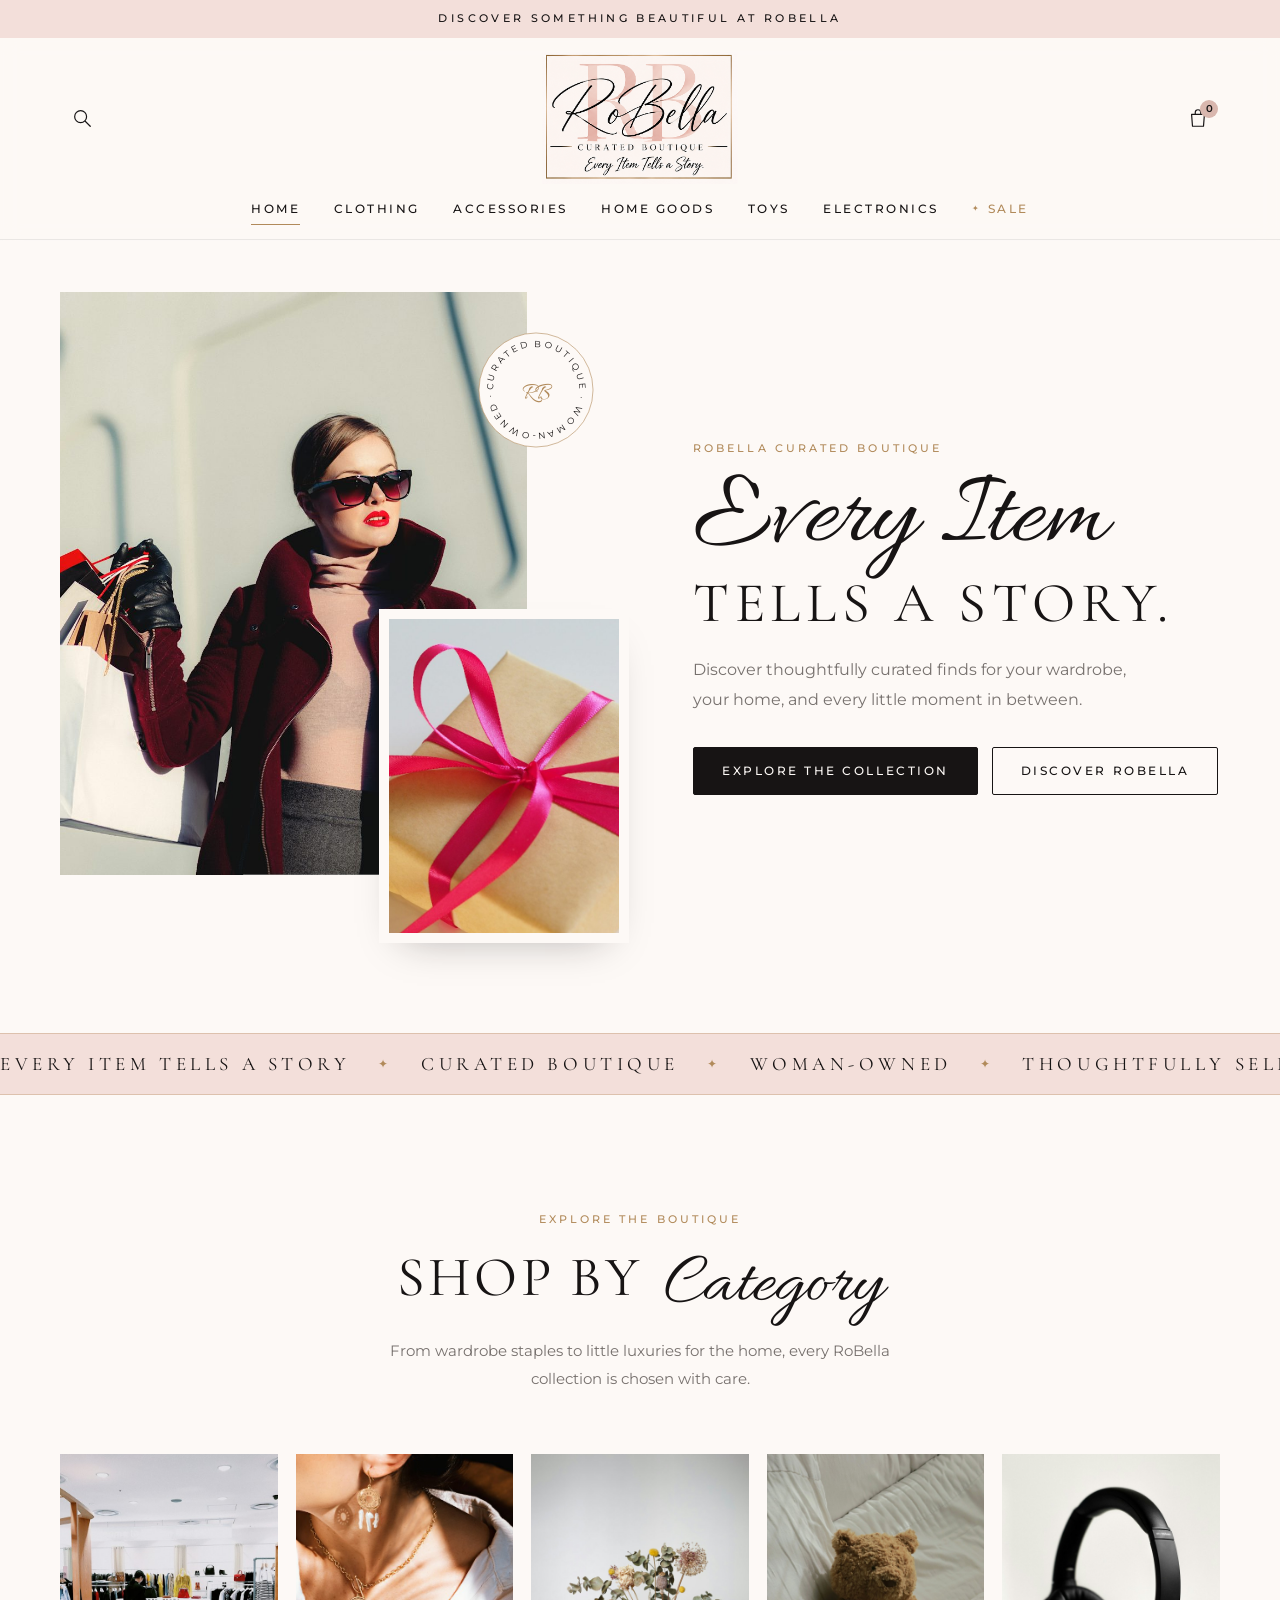
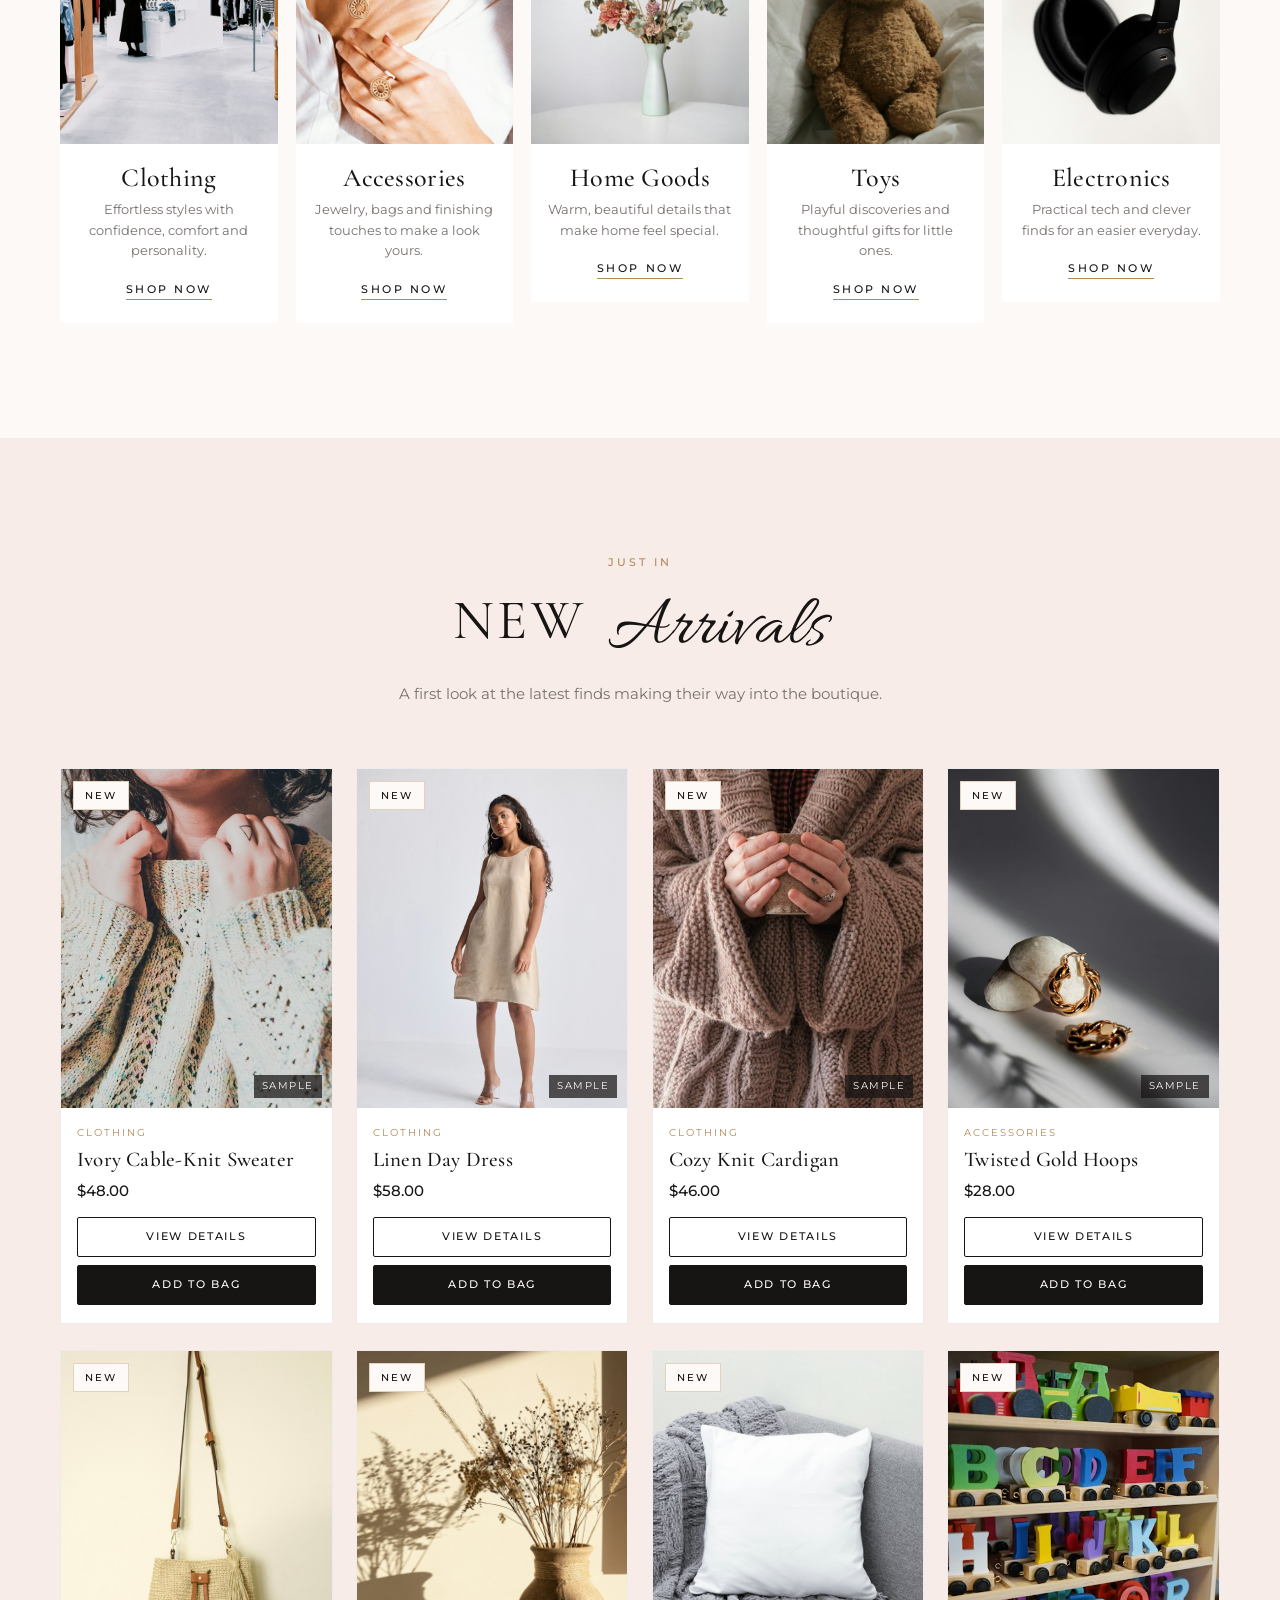
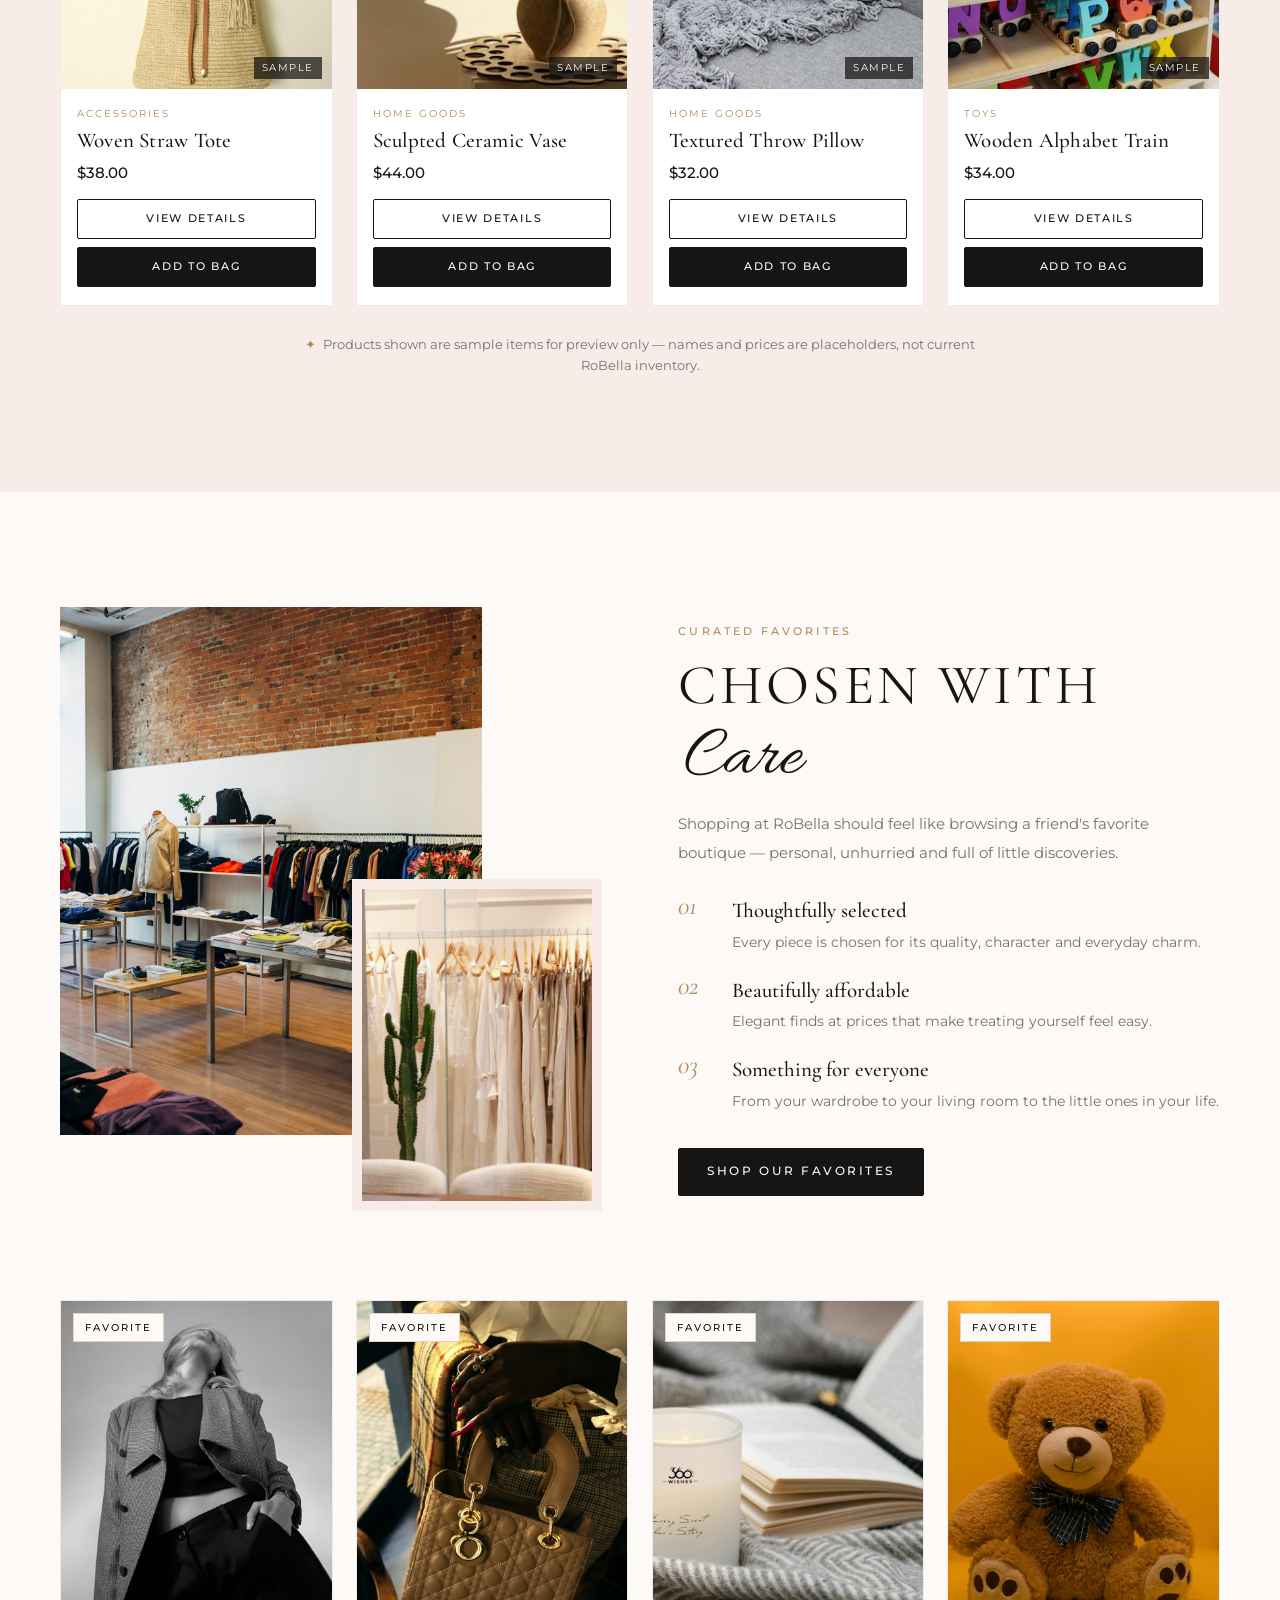
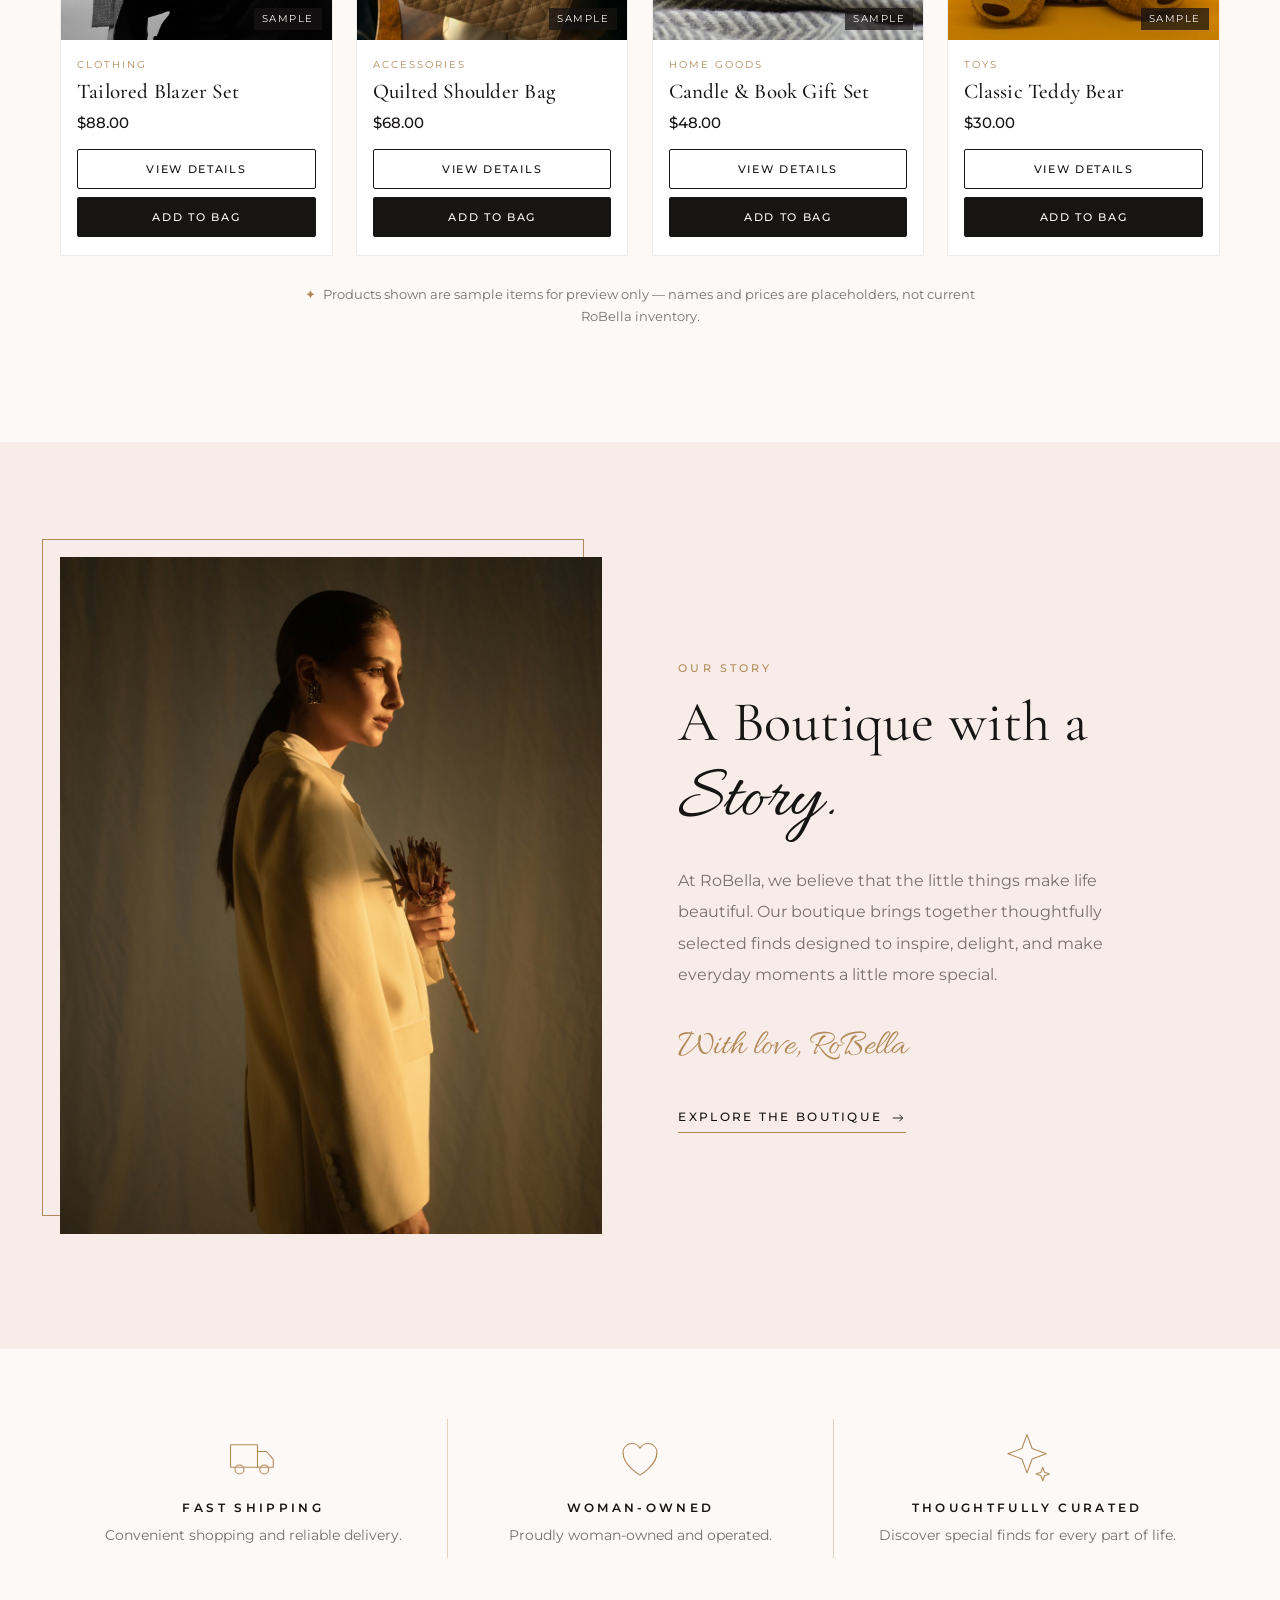
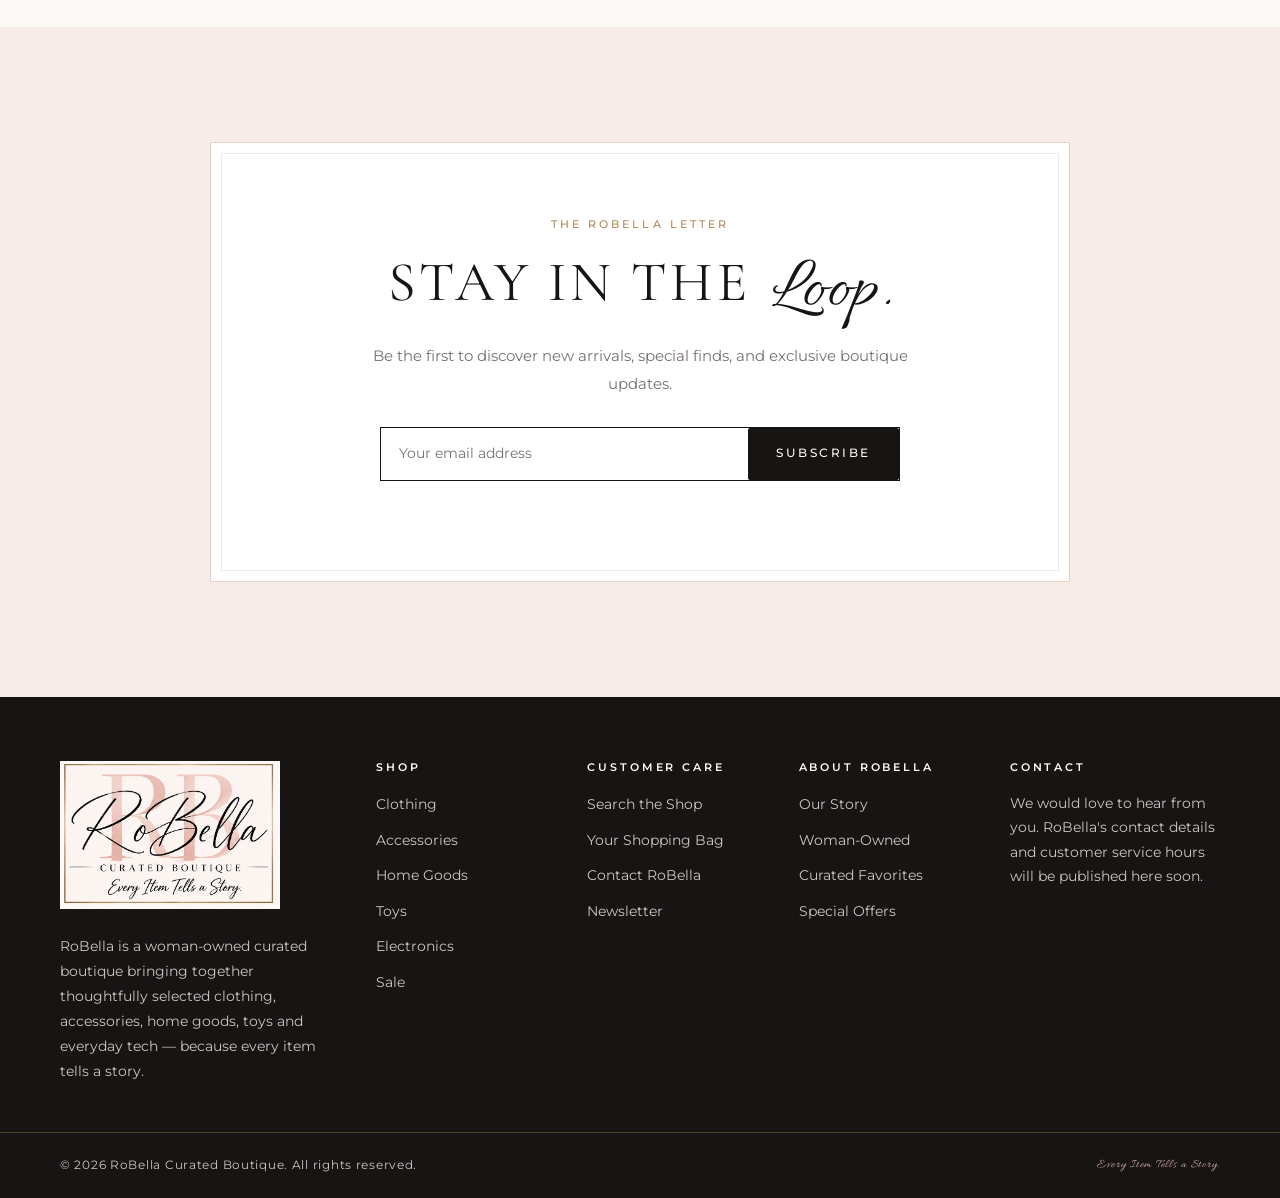
<file: Home.html>
<!DOCTYPE html>
<html lang="en">
<head>
  <meta charset="UTF-8">
  <meta name="viewport" content="width=device-width, initial-scale=1.0">
  <title>RoBella Curated Boutique</title>
  <meta name="robots" content="noindex">
  <link rel="canonical" href="index.html">
  <meta http-equiv="refresh" content="0; url=index.html">
  <script>window.location.replace("index.html" + window.location.hash);</script>
</head>
<body>
  <p>The RoBella homepage has moved. <a href="index.html">Continue to the RoBella homepage</a>.</p>
</body>
</html>
</file>
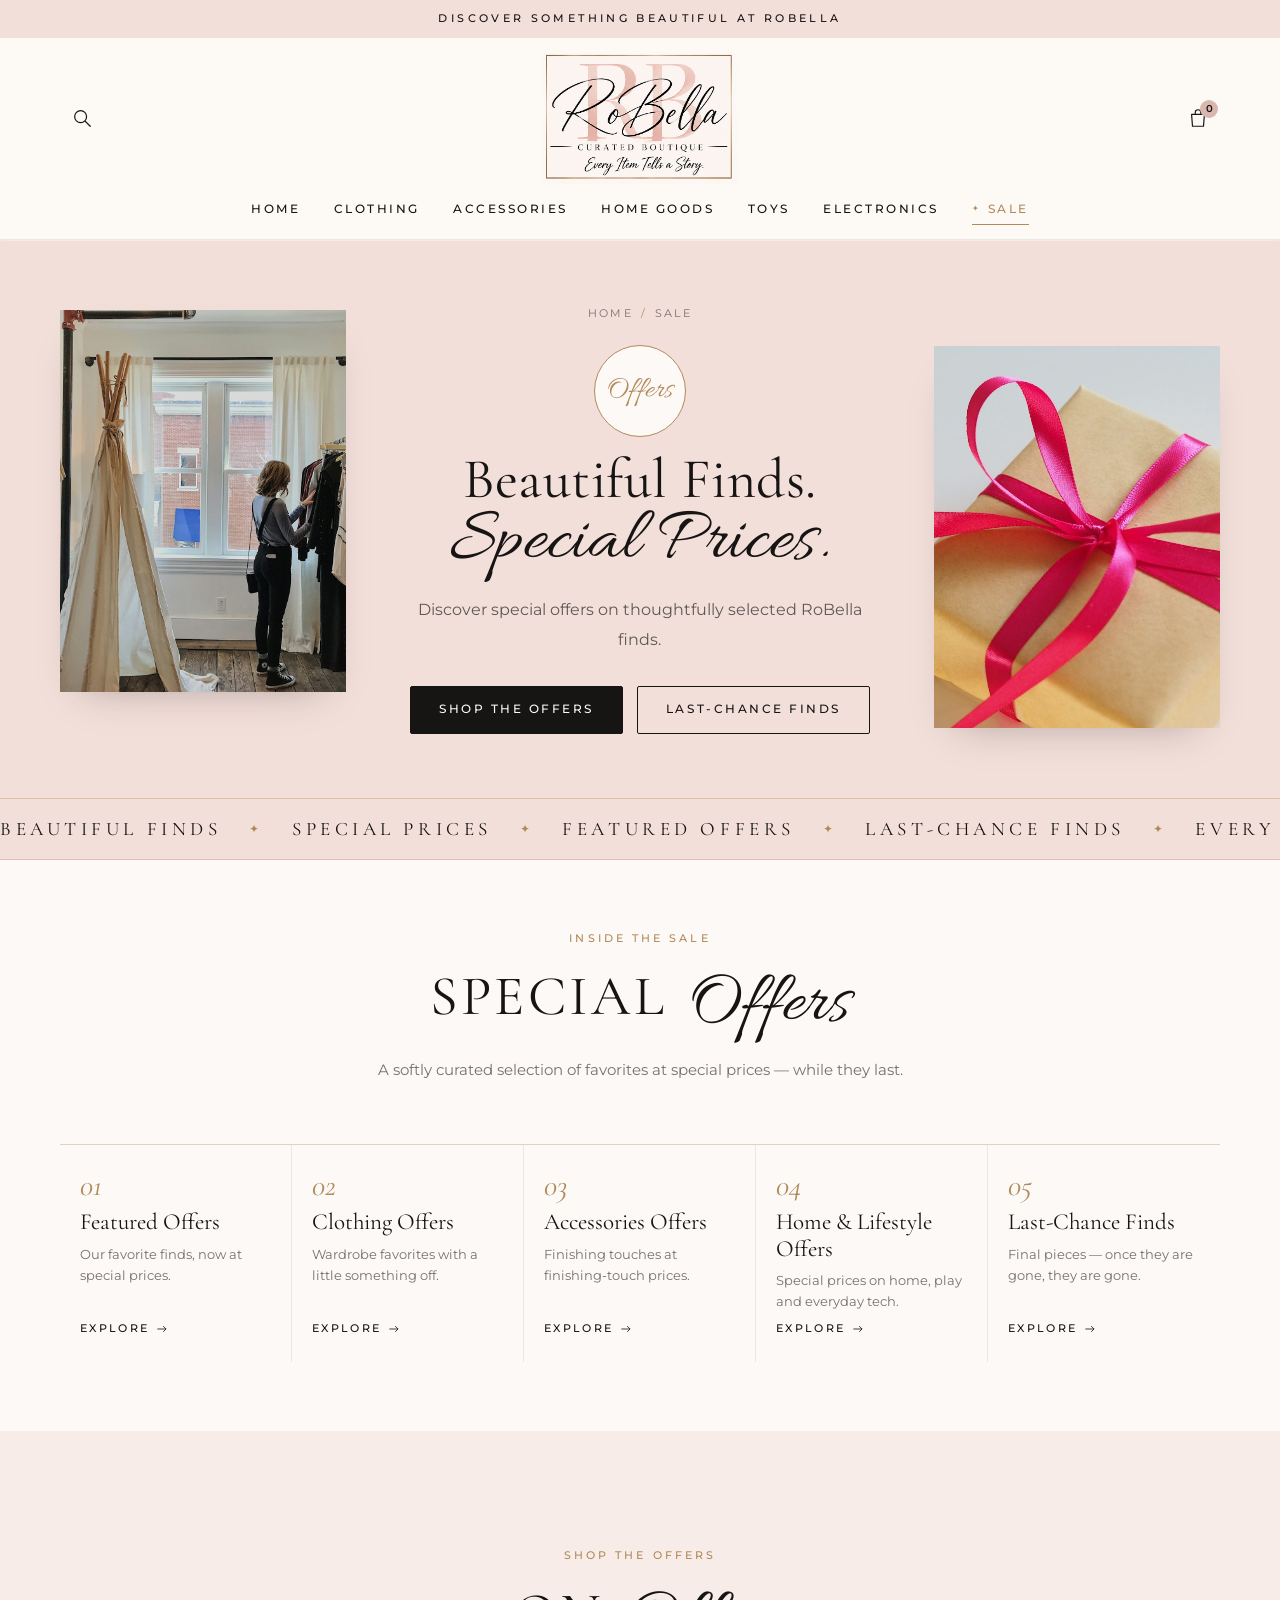
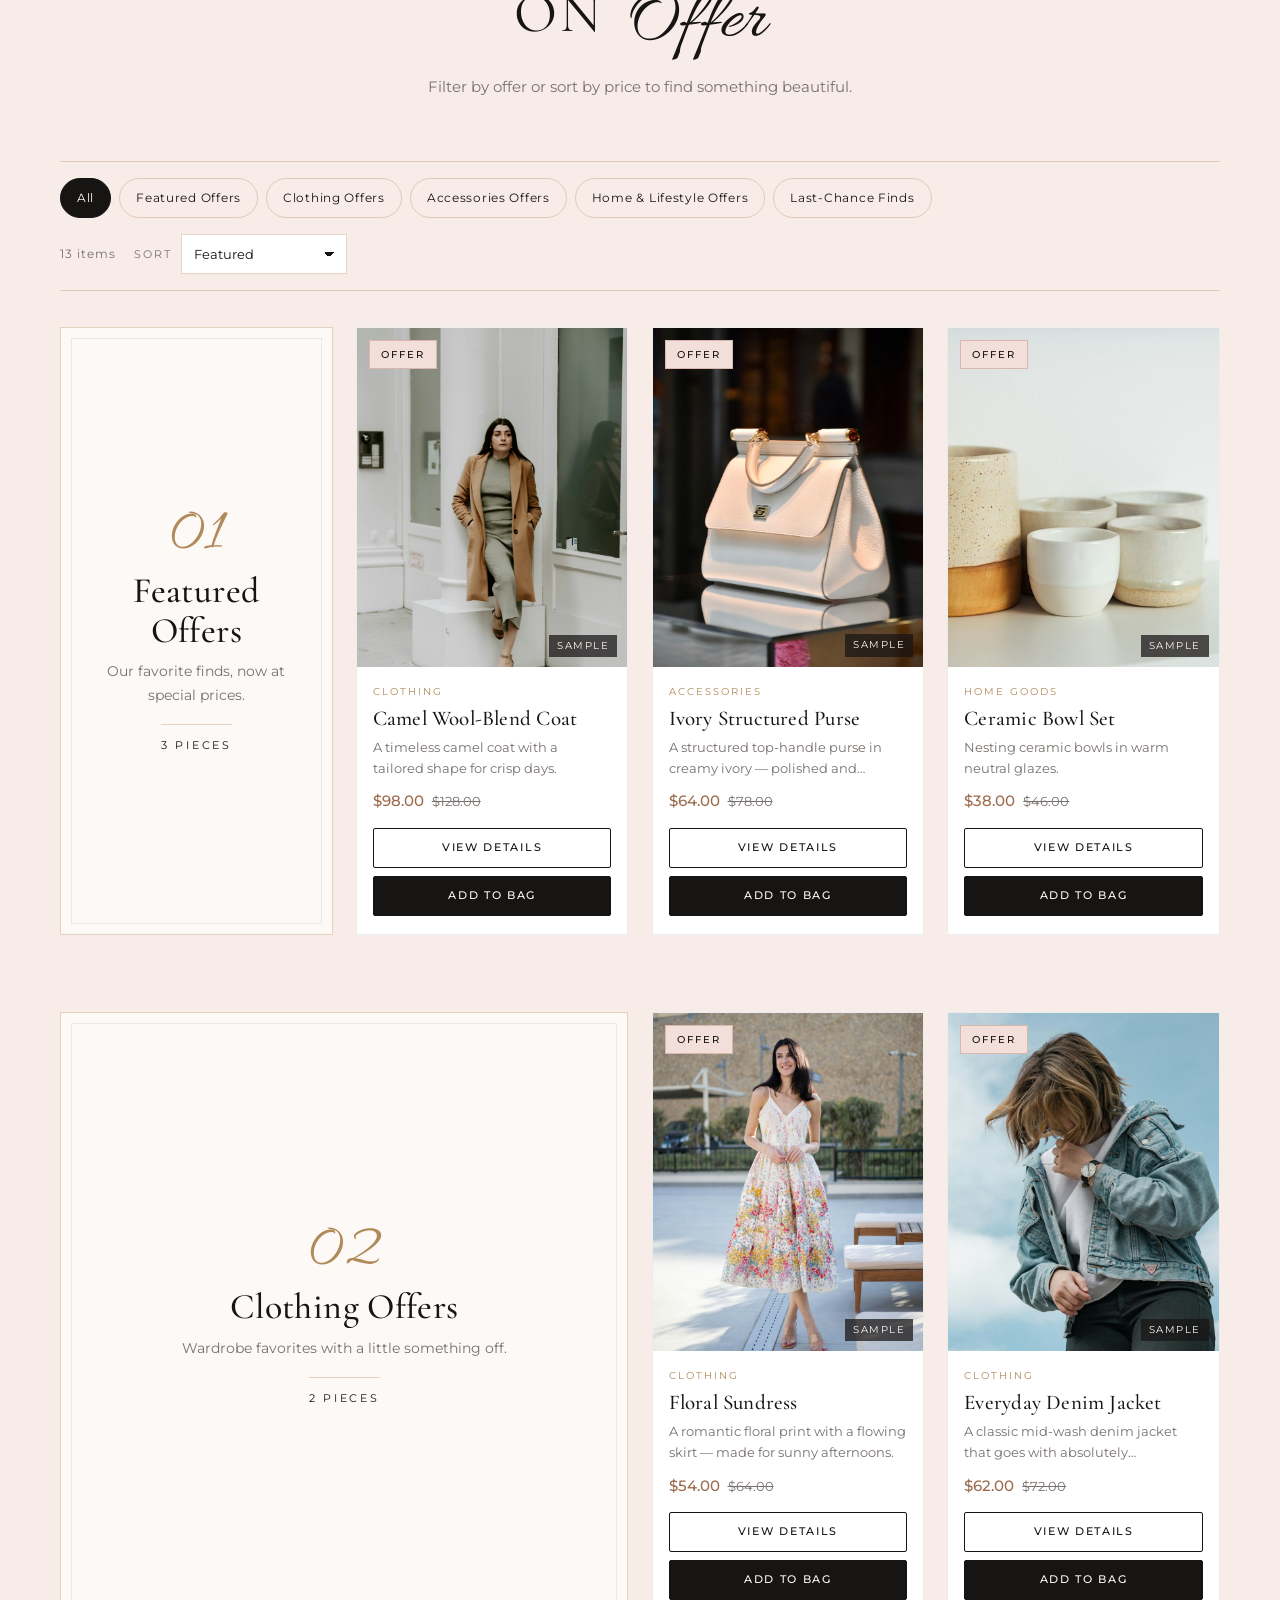
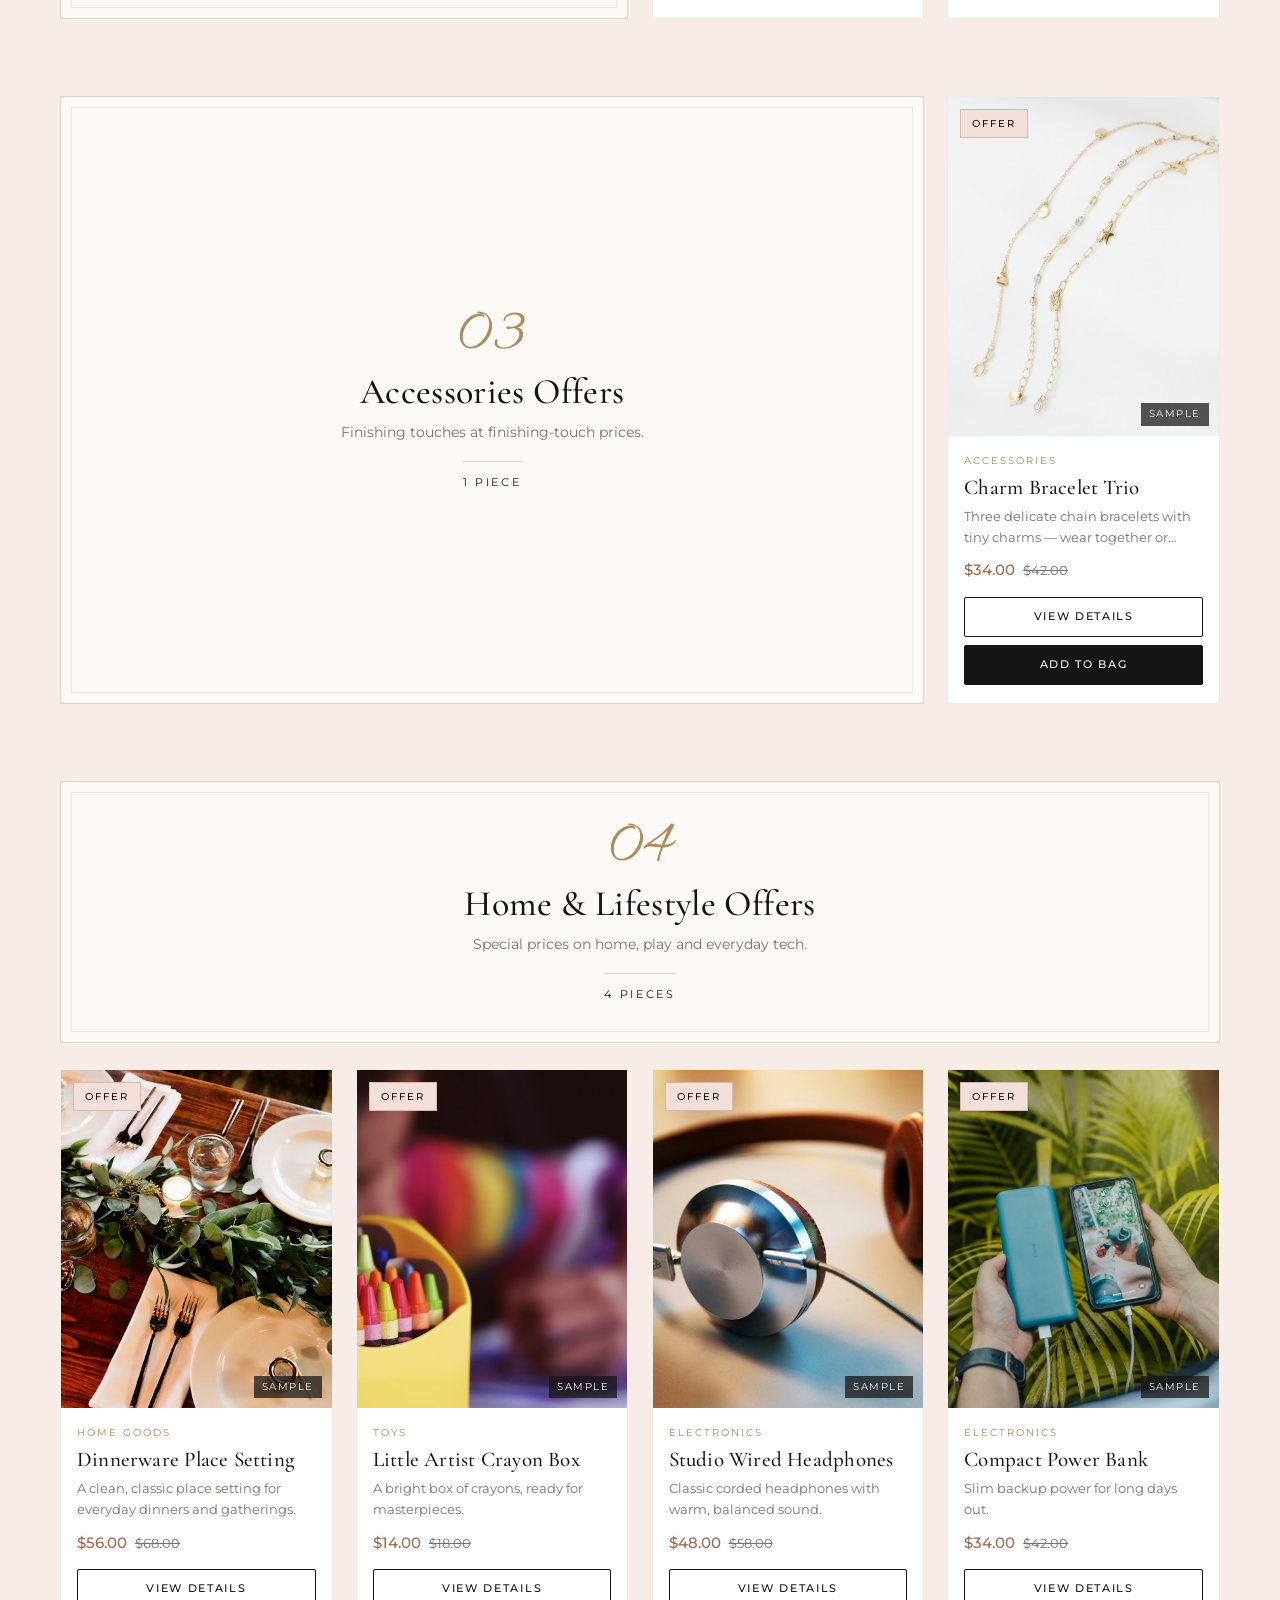
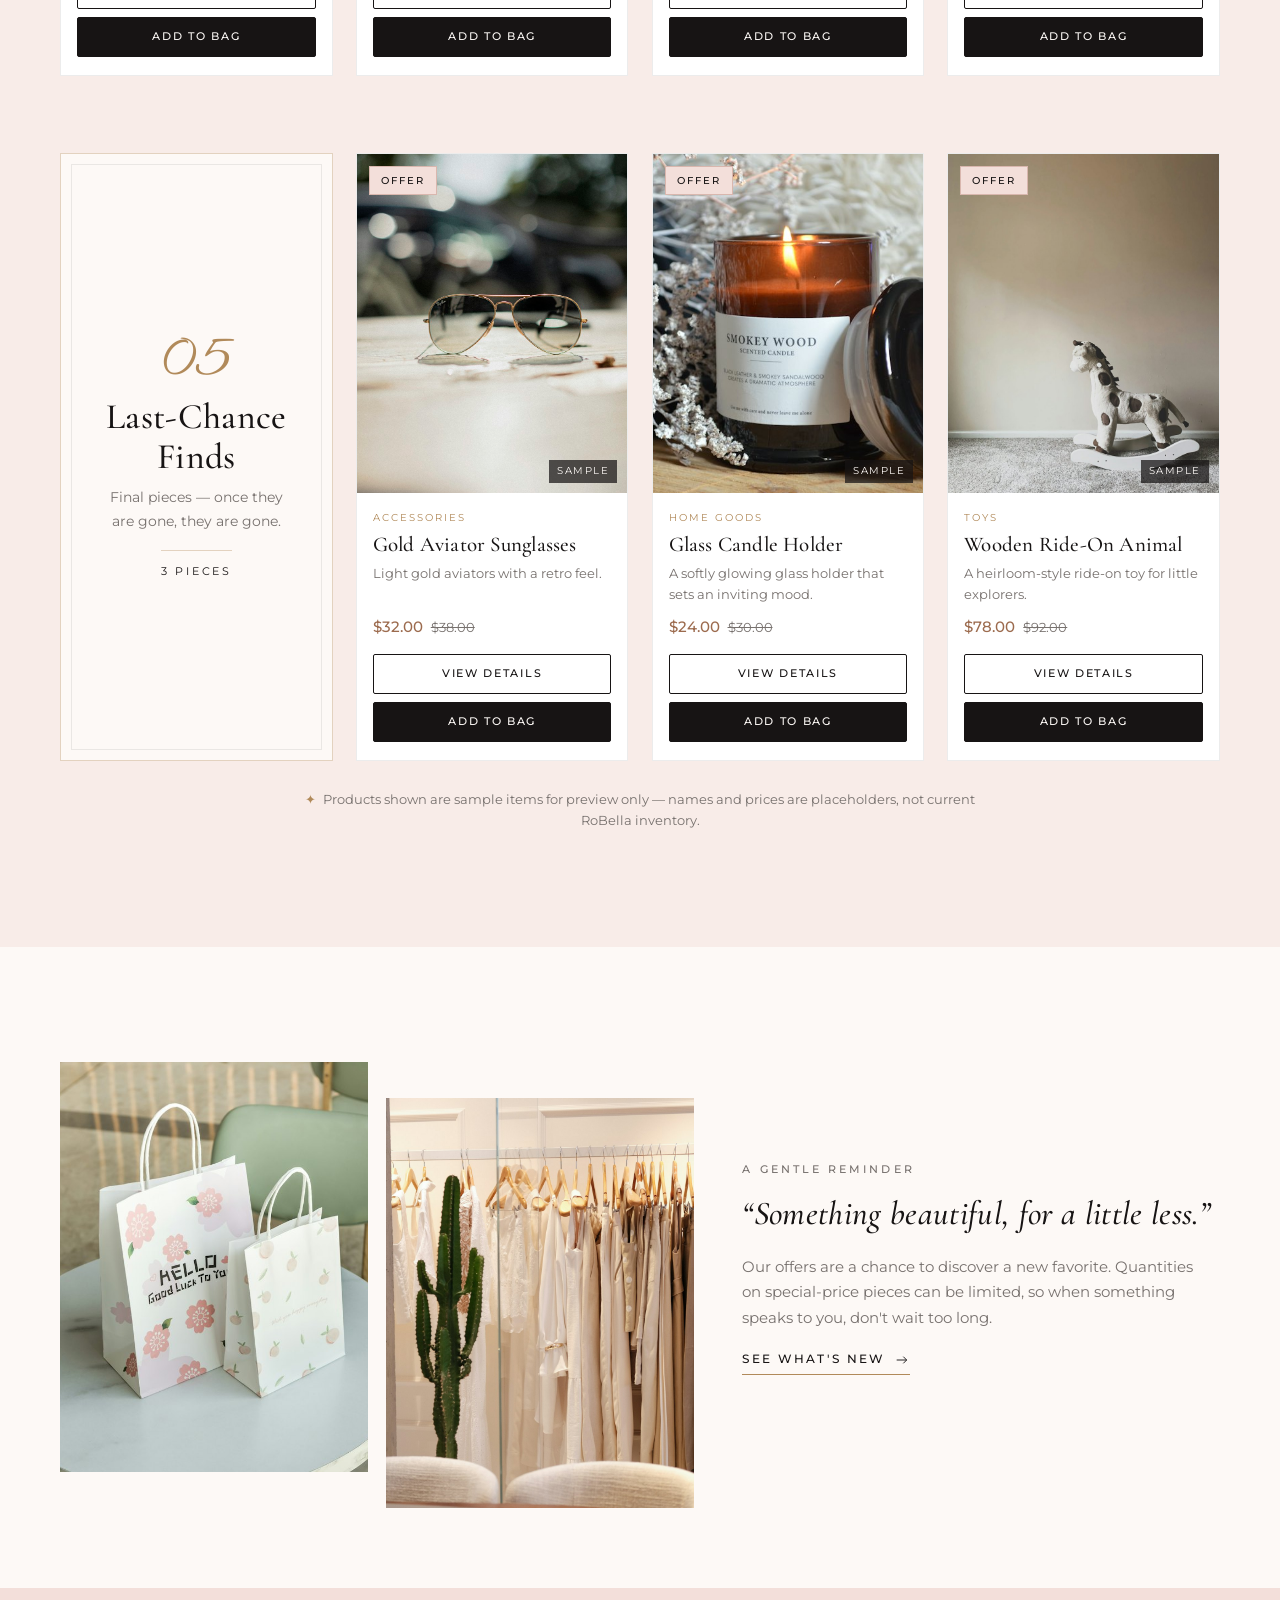
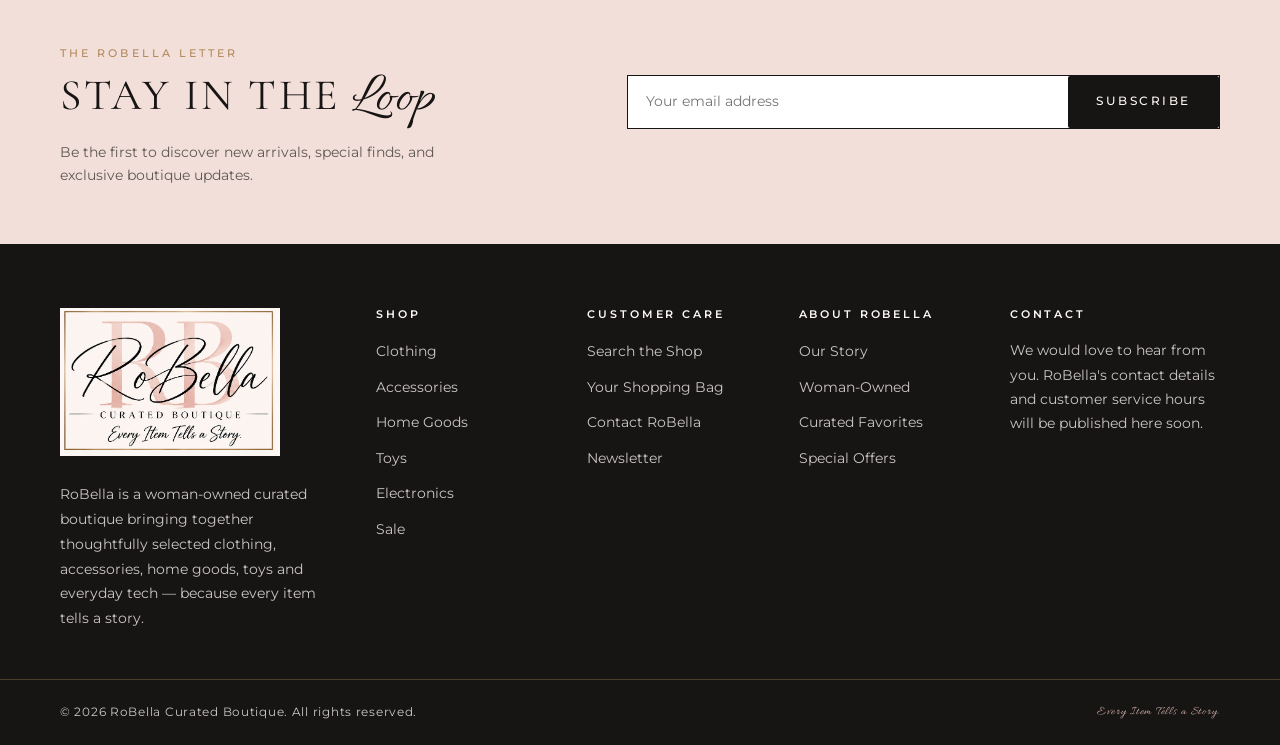
<file: Sale.html>
<!DOCTYPE html>
<html lang="en" class="no-js">
<head>
  <meta charset="UTF-8">
  <meta name="viewport" content="width=device-width, initial-scale=1.0">
  <title>Sale | RoBella Curated Boutique</title>
  <meta name="description" content="Beautiful finds, special prices. Discover special offers on thoughtfully selected RoBella clothing, accessories, home and lifestyle finds.">
  <meta name="theme-color" content="#FDF9F6">
  <meta property="og:type" content="website">
  <meta property="og:site_name" content="RoBella Curated Boutique">
  <meta property="og:title" content="Sale | RoBella Curated Boutique">
  <meta property="og:description" content="Discover special offers on thoughtfully selected RoBella finds.">
  <meta property="og:image" content="assets/images/hero-sale-woman-browsing-rack.jpg">
  <meta name="twitter:card" content="summary_large_image">
  <link rel="icon" href="assets/icons/favicon.svg" type="image/svg+xml">
  <link rel="preconnect" href="https://fonts.googleapis.com">
  <link rel="preconnect" href="https://fonts.gstatic.com" crossorigin>
  <link href="https://fonts.googleapis.com/css2?family=Allura&family=Cormorant+Garamond:ital,wght@0,400;0,500;0,600;1,400;1,500&family=Montserrat:wght@300;400;500;600&display=swap" rel="stylesheet">
  <link rel="stylesheet" href="styles.css">
  <script>document.documentElement.classList.remove("no-js");</script>
</head>

<body data-page="sale">
  <div id="site-header"></div>
  <noscript>
    <nav class="site-nav" aria-label="Main"><ul class="container">
      <li><a class="site-nav__link" href="index.html">Home</a></li><li><a class="site-nav__link" href="Clothing.html">Clothing</a></li><li><a class="site-nav__link" href="Accessories.html">Accessories</a></li><li><a class="site-nav__link" href="Home%20Goods.html">Home Goods</a></li><li><a class="site-nav__link" href="Toys.html">Toys</a></li><li><a class="site-nav__link" href="Electronics.html">Electronics</a></li><li><a class="site-nav__link is-accent is-active" href="Sale.html">Sale</a></li>
    </ul></nav>
  </noscript>

  <main id="main">
    <section class="page-hero page-hero--sale" aria-labelledby="page-title">
      <div class="container page-hero__grid">
        <img class="sale-hero__img sale-hero__img--a" src="assets/images/hero-sale-woman-browsing-rack.jpg" alt="Woman browsing a rail of clothes in a boutique" width="1600" height="2400" fetchpriority="high">
        <div class="page-hero__text">
          <nav class="breadcrumb" aria-label="Breadcrumb"><a href="index.html">Home</a><span aria-hidden="true">/</span><span aria-current="page">Sale</span></nav>
          <span class="sale-seal" aria-hidden="true">Offers</span>
          <h1 id="page-title" class="page-hero__title">Beautiful Finds. <span class="script">Special Prices.</span></h1>
          <p class="page-hero__copy">Discover special offers on thoughtfully selected RoBella finds.</p>
          <div class="btn-row">
            <a class="btn btn--dark" href="#collection">Shop the Offers</a>
            <a class="btn btn--outline" href="#last-chance">Last-Chance Finds</a>
          </div>
        </div>
        <img class="sale-hero__img sale-hero__img--b" src="assets/images/look-sale-gift-box-ribbon.jpg" alt="Kraft gift box tied with a pink ribbon" width="1000" height="667">
      </div>
    </section>

    <div class="marquee" aria-hidden="true">
      <div class="marquee__track">
        <span>Beautiful Finds</span><span>Special Prices</span><span>Featured Offers</span><span>Last-Chance Finds</span><span>Every Item Tells a Story</span>
        <span>Beautiful Finds</span><span>Special Prices</span><span>Featured Offers</span><span>Last-Chance Finds</span><span>Every Item Tells a Story</span>
      </div>
    </div>

    <section class="section section--tight" aria-labelledby="edit-title">
      <div class="container">
        <div class="section-head reveal">
          <p class="eyebrow">Inside the Sale</p>
          <h2 id="edit-title" class="section-title">Special <span class="script">Offers</span></h2>
          <p class="section-lede">A softly curated selection of favorites at special prices — while they last.</p>
        </div>
        <div data-edit-index="sale"></div>
      </div>
    </section>

    <section class="section section--blush" id="collection" aria-labelledby="collection-title">
      <div class="container">
        <div class="section-head reveal">
          <p class="eyebrow">Shop the Offers</p>
          <h2 id="collection-title" class="section-title">On <span class="script">Offer</span></h2>
          <p class="section-lede">Filter by offer or sort by price to find something beautiful.</p>
        </div>
        <div data-collection="sale"></div>
      </div>
    </section>

    <section class="section" aria-labelledby="look-title">
      <div class="container lookbook lookbook--wide">
        <div class="lookbook__pair reveal">
          <img class="lookbook__img lookbook__img--tall" src="assets/images/look-sale-shopping-bags.jpg" alt="White boutique shopping bags on a table" width="1000" height="1500" loading="lazy">
          <img class="lookbook__img lookbook__img--tall" src="assets/images/curated-white-dresses-rack.jpg" alt="White dresses on a display rack" width="1000" height="1500" loading="lazy">
        </div>
        <div class="lookbook__text reveal">
          <p class="eyebrow">A Gentle Reminder</p>
          <h2 id="look-title" class="lookbook__quote">“Something beautiful, for a little less.”</h2>
          <p>Our offers are a chance to discover a new favorite. Quantities on special-price pieces can be limited, so when something speaks to you, don't wait too long.</p>
          <a class="text-link" href="index.html#new-arrivals">See What's New <svg viewBox="0 0 24 24" aria-hidden="true" focusable="false"><path d="M4 12h15M14 7l5 5-5 5"/></svg></a>
        </div>
      </div>
    </section>
  </main>

  <div id="site-footer"></div>

  <script src="js/products.js" defer></script>
  <script src="js/cart.js" defer></script>
  <script src="js/main.js" defer></script>
</body>
</html>
</file>
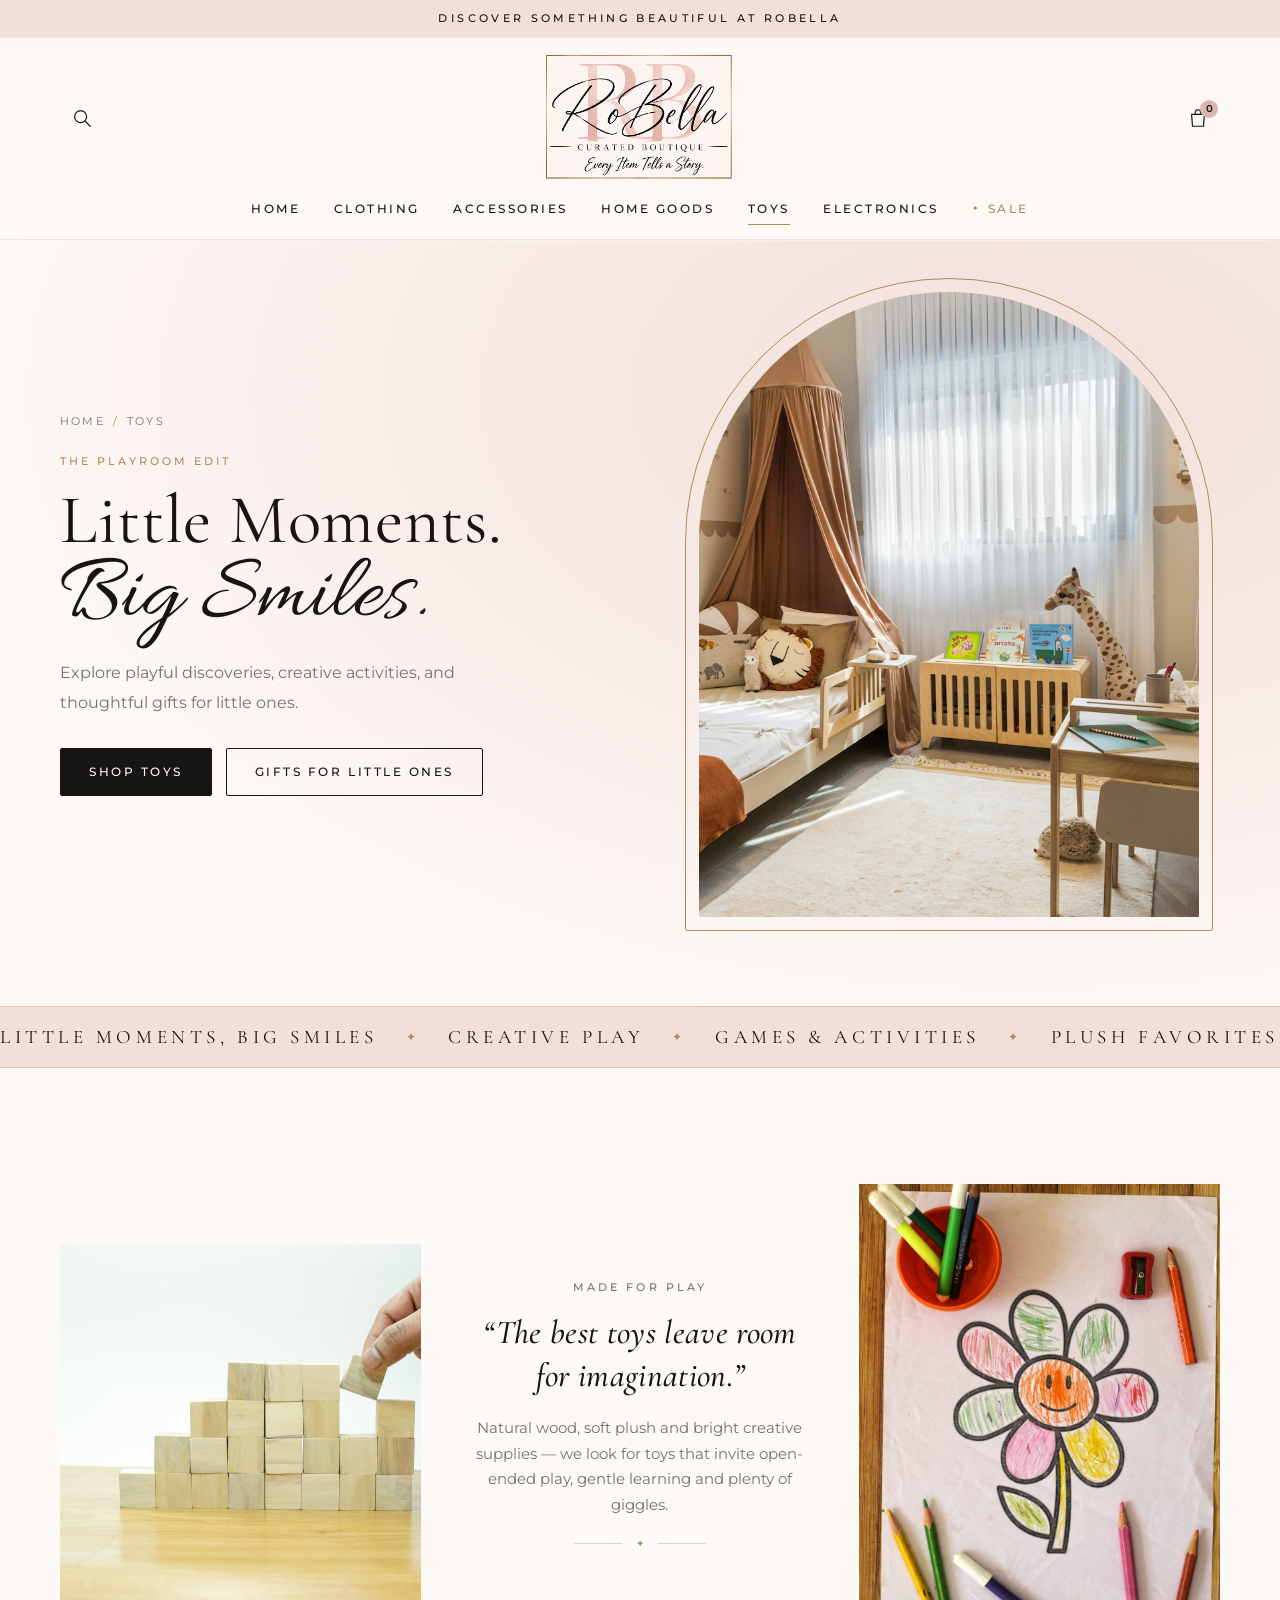
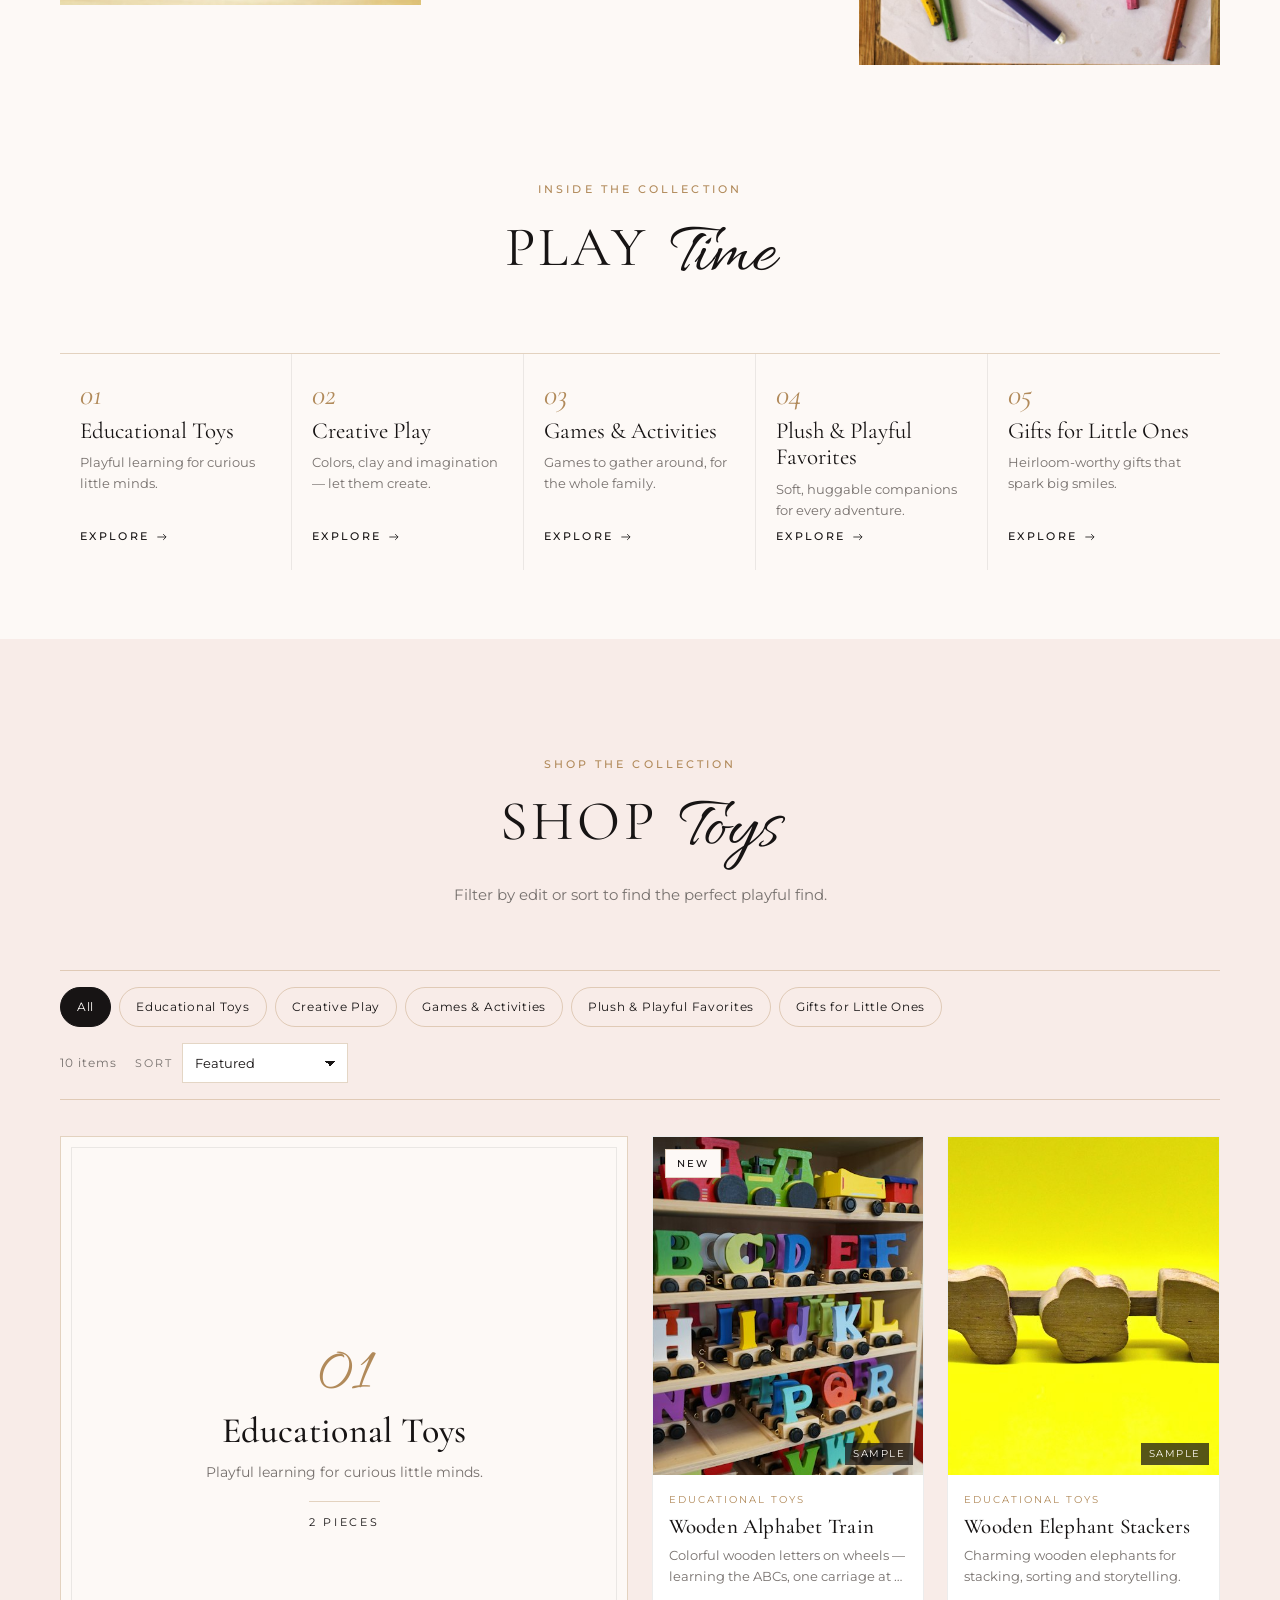
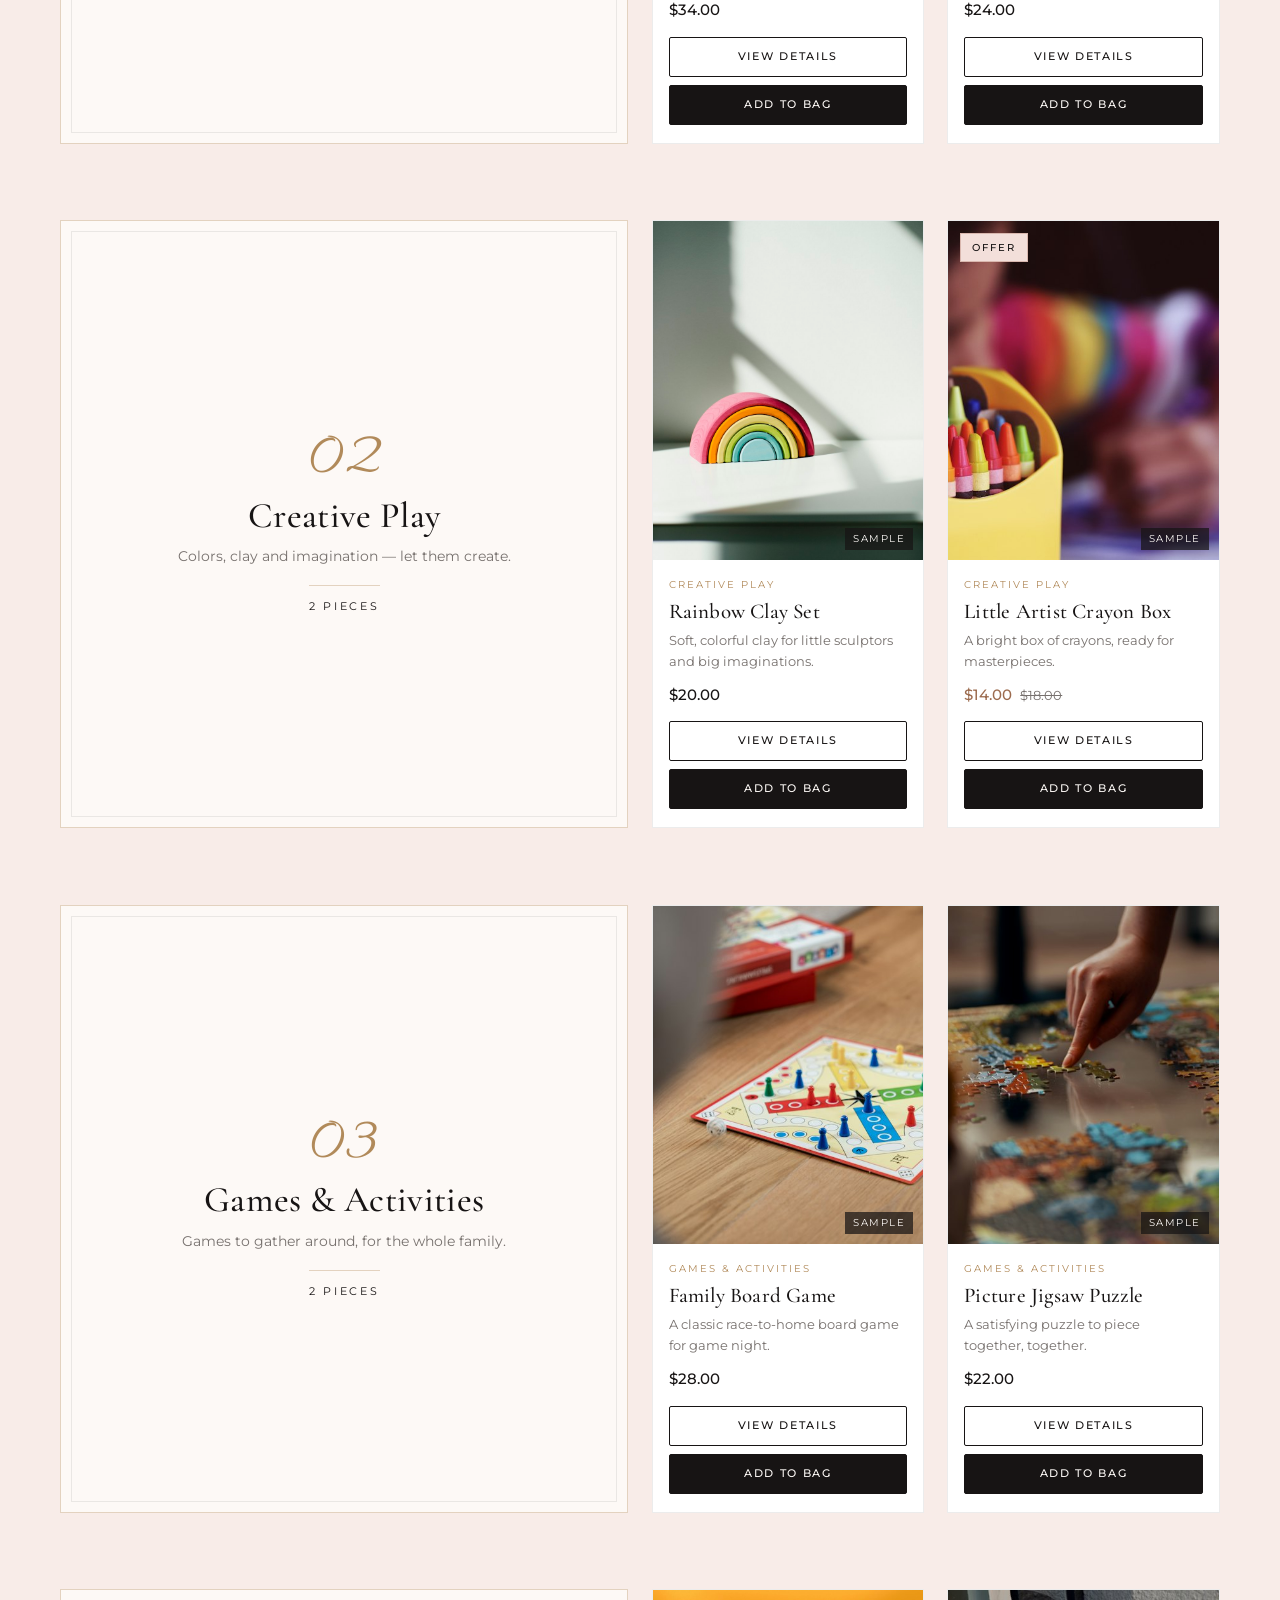
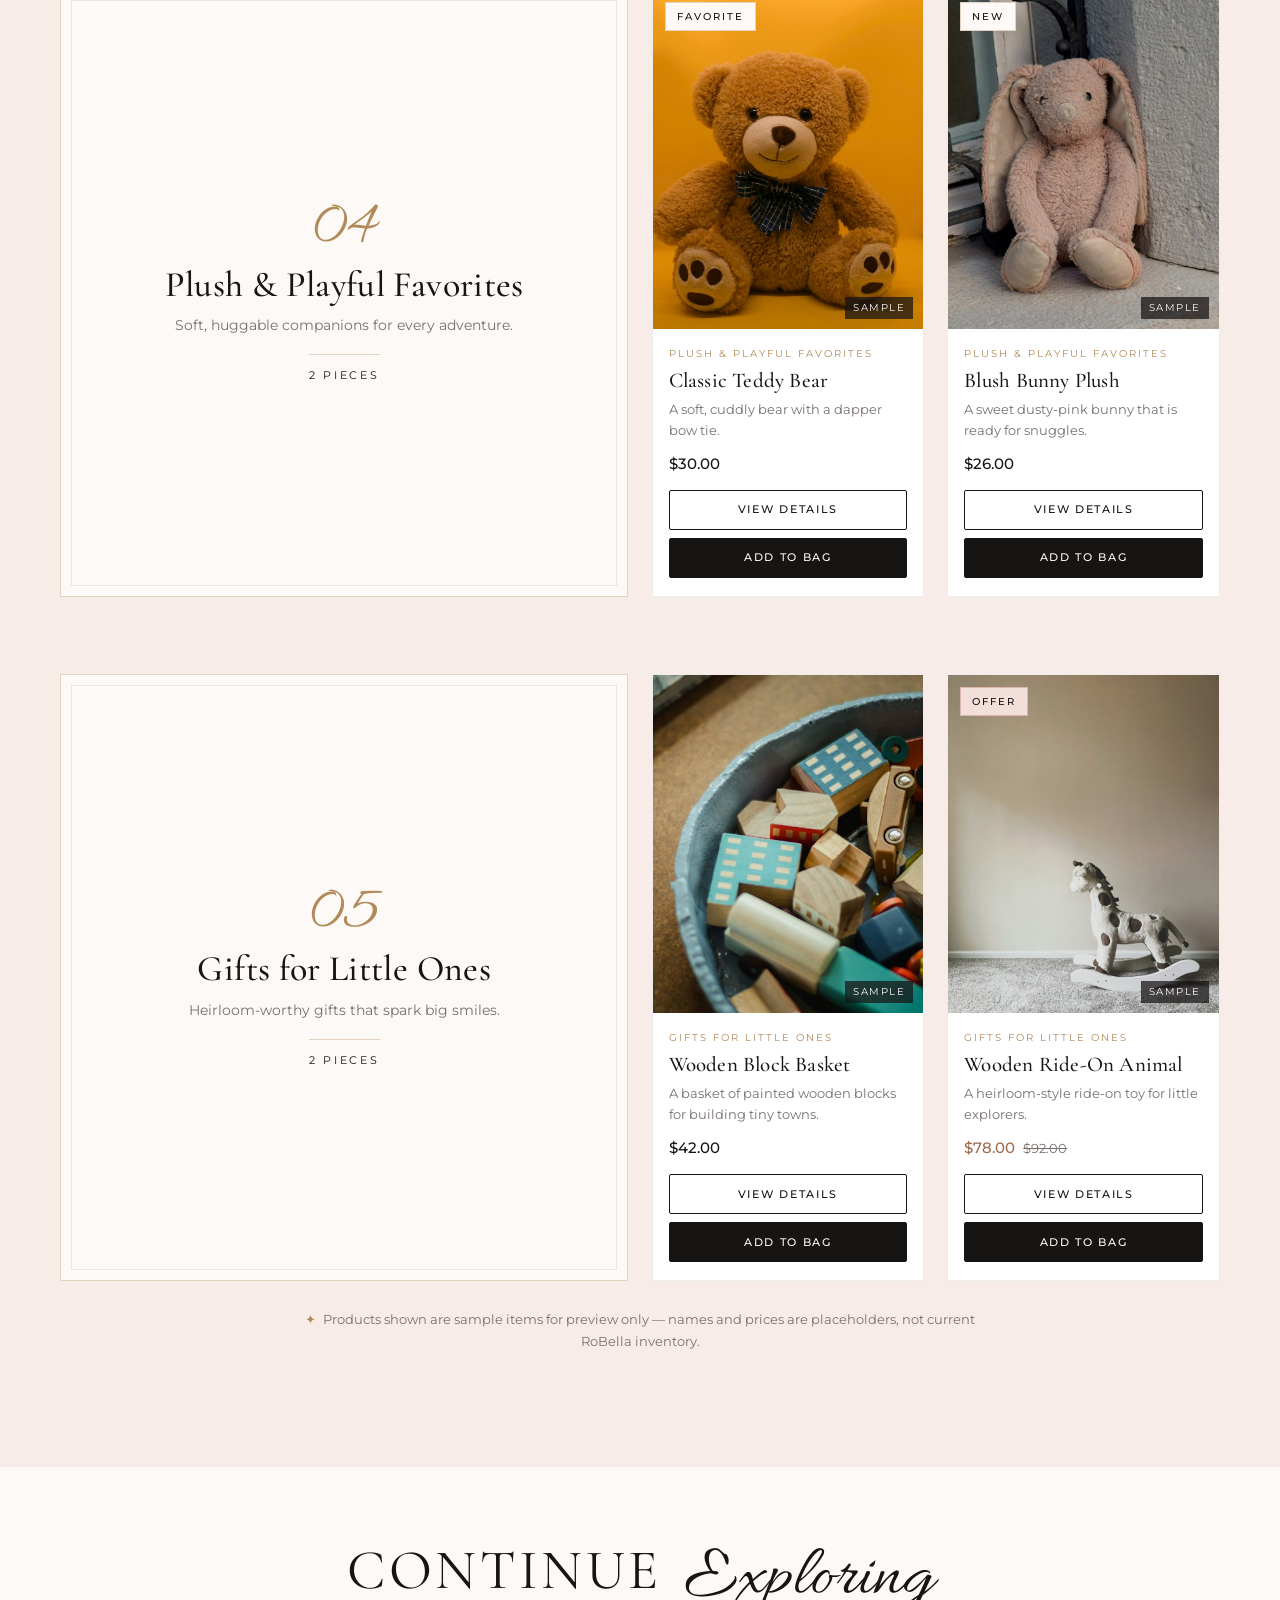
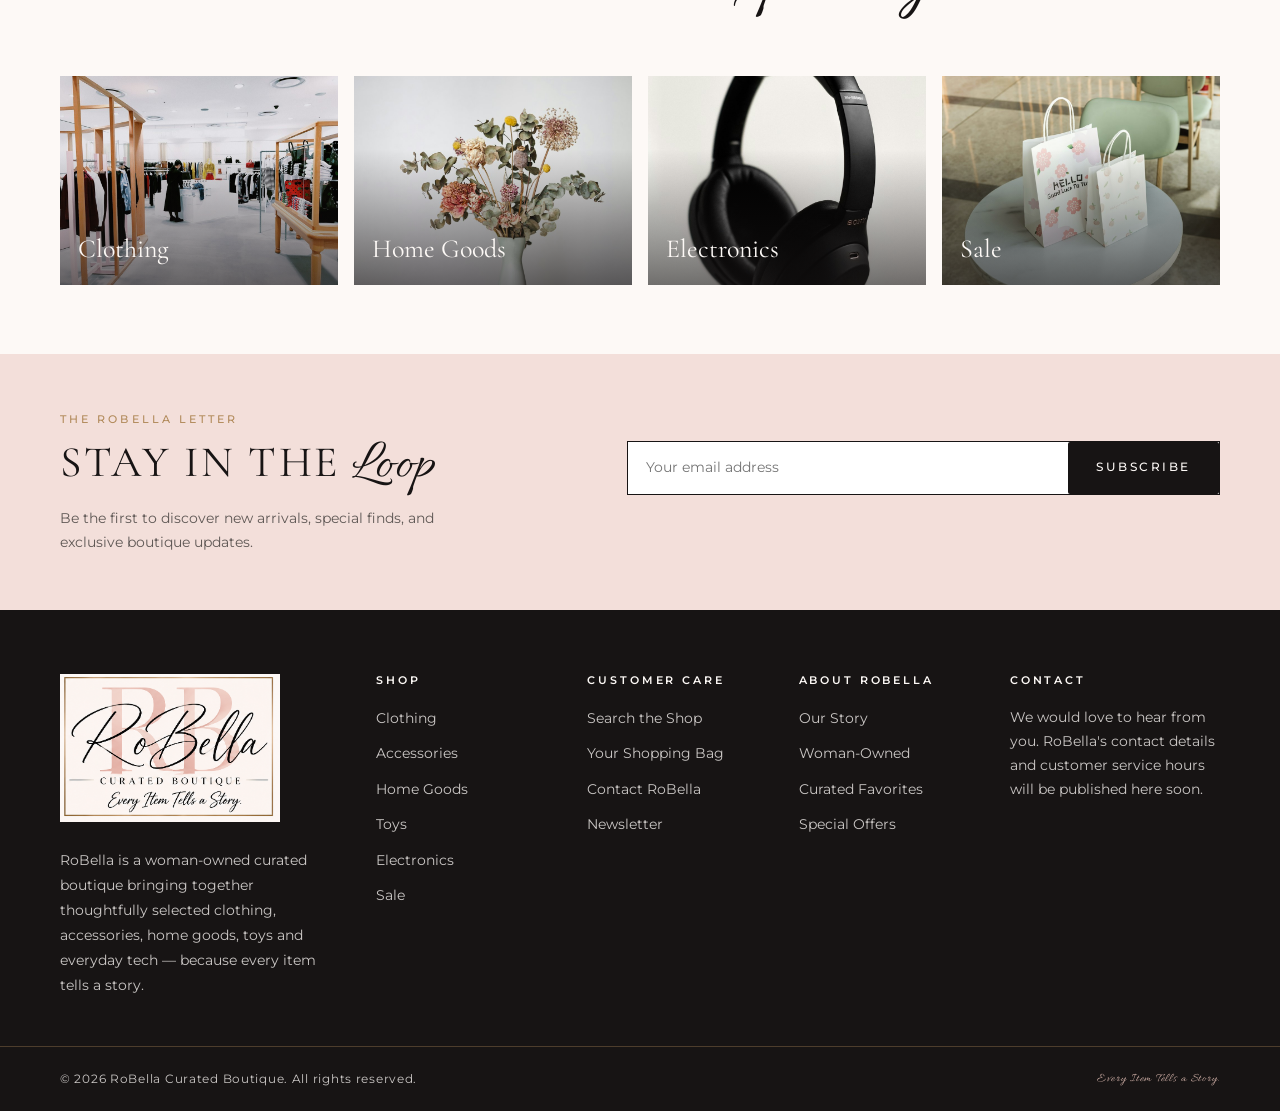
<file: Toys.html>
<!DOCTYPE html>
<html lang="en" class="no-js">
<head>
  <meta charset="UTF-8">
  <meta name="viewport" content="width=device-width, initial-scale=1.0">
  <title>Toys | RoBella Curated Boutique</title>
  <meta name="description" content="Little moments, big smiles. Explore educational toys, creative play, games and activities, plush favorites and gifts for little ones at RoBella.">
  <meta name="theme-color" content="#FDF9F6">
  <meta property="og:type" content="website">
  <meta property="og:site_name" content="RoBella Curated Boutique">
  <meta property="og:title" content="Toys | RoBella Curated Boutique">
  <meta property="og:description" content="Explore playful discoveries, creative activities, and thoughtful gifts for little ones.">
  <meta property="og:image" content="assets/images/hero-toys-childrens-room.jpg">
  <meta name="twitter:card" content="summary_large_image">
  <link rel="icon" href="assets/icons/favicon.svg" type="image/svg+xml">
  <link rel="preconnect" href="https://fonts.googleapis.com">
  <link rel="preconnect" href="https://fonts.gstatic.com" crossorigin>
  <link href="https://fonts.googleapis.com/css2?family=Allura&family=Cormorant+Garamond:ital,wght@0,400;0,500;0,600;1,400;1,500&family=Montserrat:wght@300;400;500;600&display=swap" rel="stylesheet">
  <link rel="stylesheet" href="styles.css">
  <script>document.documentElement.classList.remove("no-js");</script>
</head>

<body data-page="toys">
  <div id="site-header"></div>
  <noscript>
    <nav class="site-nav" aria-label="Main"><ul class="container">
      <li><a class="site-nav__link" href="index.html">Home</a></li><li><a class="site-nav__link" href="Clothing.html">Clothing</a></li><li><a class="site-nav__link" href="Accessories.html">Accessories</a></li><li><a class="site-nav__link" href="Home%20Goods.html">Home Goods</a></li><li><a class="site-nav__link is-active" href="Toys.html">Toys</a></li><li><a class="site-nav__link" href="Electronics.html">Electronics</a></li><li><a class="site-nav__link is-accent" href="Sale.html">Sale</a></li>
    </ul></nav>
  </noscript>

  <main id="main">
    <section class="page-hero page-hero--arch" aria-labelledby="page-title">
      <div class="container page-hero__grid">
        <div class="page-hero__text">
          <nav class="breadcrumb" aria-label="Breadcrumb"><a href="index.html">Home</a><span aria-hidden="true">/</span><span aria-current="page">Toys</span></nav>
          <p class="eyebrow">The Playroom Edit</p>
          <h1 id="page-title" class="page-hero__title">Little Moments. <span class="script">Big Smiles.</span></h1>
          <p class="page-hero__copy">Explore playful discoveries, creative activities, and thoughtful gifts for little ones.</p>
          <div class="btn-row">
            <a class="btn btn--dark" href="#collection">Shop Toys</a>
            <a class="btn btn--outline" href="#gifts-little-ones">Gifts for Little Ones</a>
          </div>
        </div>
        <div class="page-hero__media">
          <span class="hero-dots" aria-hidden="true"></span>
          <img src="assets/images/hero-toys-childrens-room.jpg" alt="Soft neutral children's bedroom with a canopy, plush lion pillow and toy giraffe" width="1400" height="933" fetchpriority="high">
        </div>
      </div>
    </section>

    <div class="marquee" aria-hidden="true">
      <div class="marquee__track">
        <span>Little Moments, Big Smiles</span><span>Creative Play</span><span>Games &amp; Activities</span><span>Plush Favorites</span><span>Thoughtful Gifts</span>
        <span>Little Moments, Big Smiles</span><span>Creative Play</span><span>Games &amp; Activities</span><span>Plush Favorites</span><span>Thoughtful Gifts</span>
      </div>
    </div>

    <section class="section" aria-labelledby="look-title">
      <div class="container lookbook">
        <img class="lookbook__img lookbook__img--square reveal" src="assets/images/look-toys-wooden-blocks.jpg" alt="Child's hand placing a block on a stack of wooden blocks" width="1000" height="1000" loading="lazy">
        <div class="lookbook__text reveal">
          <p class="eyebrow">Made for Play</p>
          <h2 id="look-title" class="lookbook__quote">“The best toys leave room for imagination.”</h2>
          <p>Natural wood, soft plush and bright creative supplies — we look for toys that invite open-ended play, gentle learning and plenty of giggles.</p>
          <div class="divider"><span>✦</span></div>
        </div>
        <img class="lookbook__img lookbook__img--tall reveal" src="assets/images/look-toys-crayon-flower.jpg" alt="Child's colorful crayon drawing of a flower" width="1000" height="1500" loading="lazy">
      </div>
    </section>

    <section class="section section--tight" aria-labelledby="edit-title" style="padding-top:0">
      <div class="container">
        <div class="section-head reveal">
          <p class="eyebrow">Inside the Collection</p>
          <h2 id="edit-title" class="section-title">Play <span class="script">Time</span></h2>
        </div>
        <div data-edit-index="toys"></div>
      </div>
    </section>

    <section class="section section--blush" id="collection" aria-labelledby="collection-title">
      <div class="container">
        <div class="section-head reveal">
          <p class="eyebrow">Shop the Collection</p>
          <h2 id="collection-title" class="section-title">Shop <span class="script">Toys</span></h2>
          <p class="section-lede">Filter by edit or sort to find the perfect playful find.</p>
        </div>
        <div data-collection="toys"></div>
      </div>
    </section>

    <section class="section section--tight" aria-labelledby="explore-title">
      <div class="container">
        <div class="section-head"><h2 id="explore-title" class="section-title">Continue <span class="script">Exploring</span></h2></div>
        <ul class="explore">
          <li><a href="Clothing.html"><img src="assets/images/cat-clothing-boutique-browsing.jpg" alt="" loading="lazy" width="1000" height="1500"><span>Clothing</span></a></li>
          <li><a href="Home%20Goods.html"><img src="assets/images/cat-home-goods-vase-flowers.jpg" alt="" loading="lazy" width="1000" height="1500"><span>Home Goods</span></a></li>
          <li><a href="Electronics.html"><img src="assets/images/cat-electronics-headphones-table.jpg" alt="" loading="lazy" width="1000" height="1500"><span>Electronics</span></a></li>
          <li><a href="Sale.html"><img src="assets/images/look-sale-shopping-bags.jpg" alt="" loading="lazy" width="1000" height="1500"><span>Sale</span></a></li>
        </ul>
      </div>
    </section>
  </main>

  <div id="site-footer"></div>

  <script src="js/products.js" defer></script>
  <script src="js/cart.js" defer></script>
  <script src="js/main.js" defer></script>
</body>
</html>
</file>
<file: styles.css>
/* ==========================================================================
   RoBella Curated Boutique — Stylesheet
   Palette: Warm Ivory, Soft Blush, Dusty Rose, Champagne Gold, Soft Black
   Type:    Cormorant Garamond (headings) · Montserrat (body) · Allura (script)
   ========================================================================== */

:root {
  --ivory: #FDF9F6;
  --blush: #F3DFDA;
  --rose: #D9B7AE;
  --gold: #B18A5A;
  --ink: #171414;
  --muted: #77716E;
  --white: #FFFFFF;

  --blush-soft: #F8ECE8;
  --line: rgba(177, 138, 90, 0.35);
  --line-soft: rgba(23, 20, 20, 0.08);

  --font-serif: "Cormorant Garamond", "Playfair Display", Georgia, "Times New Roman", serif;
  --font-sans: "Montserrat", "Lato", "Helvetica Neue", Arial, sans-serif;
  --font-script: "Allura", "Great Vibes", "Brush Script MT", cursive;

  --container: 1240px;
  --gutter: clamp(16px, 4vw, 40px);
  --section: clamp(64px, 9vw, 120px);
  --radius: 2px;
  --shadow: 0 18px 40px -24px rgba(23, 20, 20, 0.35);
  --ease: cubic-bezier(.2, .7, .2, 1);
}

/* ---------------------------------------------------------------- reset */
*, *::before, *::after { box-sizing: border-box; }
html { -webkit-text-size-adjust: 100%; scroll-behavior: smooth; scroll-padding-top: 140px; }
@media (prefers-reduced-motion: reduce) { html { scroll-behavior: auto; } *, *::before, *::after { animation-duration: .01ms !important; transition-duration: .01ms !important; } }
body {
  margin: 0;
  background: var(--ivory);
  color: var(--ink);
  font-family: var(--font-sans);
  font-size: 15px;
  font-weight: 400;
  line-height: 1.7;
  -webkit-font-smoothing: antialiased;
  overflow-x: hidden;
}
body.no-scroll { overflow: hidden; }
img { display: block; max-width: 100%; height: auto; }
a { color: inherit; text-decoration-color: var(--line); text-underline-offset: 4px; }
button, input, select { font: inherit; color: inherit; }
button { cursor: pointer; }
h1, h2, h3, h4 { font-family: var(--font-serif); font-weight: 500; line-height: 1.1; margin: 0 0 .5em; letter-spacing: .01em; }
p { margin: 0 0 1em; }
ul, ol { margin: 0; padding: 0; list-style: none; }
:focus-visible { outline: 2px solid var(--gold); outline-offset: 3px; }
#site-header, #site-footer { display: contents; }

.visually-hidden {
  position: absolute !important; width: 1px; height: 1px; padding: 0; margin: -1px;
  overflow: hidden; clip: rect(0 0 0 0); white-space: nowrap; border: 0;
}
.skip-link {
  position: absolute; left: 16px; top: -60px; z-index: 200; background: var(--ink); color: var(--ivory);
  padding: 10px 18px; text-decoration: none; font-size: 13px; letter-spacing: .08em; transition: top .2s;
}
.skip-link:focus { top: 12px; }

.container { width: 100%; max-width: var(--container); margin: 0 auto; padding-left: var(--gutter); padding-right: var(--gutter); }
.section { padding: var(--section) 0; }
.section--blush { background: var(--blush-soft); }
.section--tight { padding: calc(var(--section) * .6) 0; }

/* ------------------------------------------------------------ typography */
.eyebrow {
  font-family: var(--font-sans); font-size: 11px; font-weight: 500; letter-spacing: .28em;
  text-transform: uppercase; color: var(--gold); margin-bottom: 14px;
}
.script { font-family: var(--font-script); font-weight: 400; text-transform: none; letter-spacing: 0; }
.script-line { font-family: var(--font-script); font-size: 26px; color: var(--gold); margin: 0; line-height: 1.2; }
.section-head { text-align: center; max-width: 680px; margin: 0 auto clamp(36px, 5vw, 60px); }
.section-title {
  font-size: clamp(34px, 4.6vw, 56px); text-transform: uppercase; letter-spacing: .06em; font-weight: 400; margin-bottom: 14px;
}
.section-title .script {
  display: inline-block; font-size: 1.3em; color: var(--ink); margin-left: .08em; transform: translateY(.06em);
}
.section-lede { color: var(--muted); font-size: 15px; line-height: 1.9; margin: 0 auto; max-width: 560px; }
.divider { display: flex; align-items: center; justify-content: center; gap: 14px; margin: 18px auto; color: var(--gold); }
.divider::before, .divider::after { content: ""; width: 48px; height: 1px; background: var(--line); }
.divider span { font-size: 10px; }

/* --------------------------------------------------------------- buttons */
.btn {
  display: inline-flex; align-items: center; justify-content: center; gap: 10px;
  min-height: 48px; padding: 0 28px; border: 1px solid var(--ink); border-radius: var(--radius);
  font-family: var(--font-sans); font-size: 11.5px; font-weight: 500; letter-spacing: .22em; text-transform: uppercase;
  text-decoration: none; background: transparent; color: var(--ink);
  transition: background-color .3s var(--ease), color .3s var(--ease), border-color .3s var(--ease), transform .3s var(--ease);
}
.btn:hover { background: var(--ink); color: var(--ivory); }
.btn--dark { background: var(--ink); color: var(--ivory); }
.btn--dark:hover { background: var(--gold); border-color: var(--gold); color: var(--white); }
.btn--outline { border-color: var(--ink); }
.btn--light { border-color: var(--ivory); color: var(--ivory); }
.btn--light:hover { background: var(--ivory); color: var(--ink); }
.btn--blush { background: var(--blush); border-color: var(--rose); }
.btn--blush:hover { background: var(--ink); border-color: var(--ink); }
.btn--sm { min-height: 40px; padding: 0 14px; font-size: 10.5px; letter-spacing: .16em; }
.btn--block { width: 100%; }
.btn[disabled] { opacity: .45; cursor: not-allowed; }
.btn[disabled]:hover { background: var(--ink); color: var(--ivory); border-color: var(--ink); }
.btn.is-added { background: var(--gold); border-color: var(--gold); color: var(--white); }
.btn-row { display: flex; flex-wrap: wrap; gap: 14px; }
.text-link {
  display: inline-flex; align-items: center; gap: 8px; font-size: 11.5px; font-weight: 500; letter-spacing: .2em;
  text-transform: uppercase; text-decoration: none; border-bottom: 1px solid var(--gold); padding-bottom: 4px;
}
.text-link svg { width: 16px; height: 16px; fill: none; stroke: currentColor; stroke-width: 1.4; transition: transform .3s var(--ease); }
.text-link:hover svg { transform: translateX(4px); }
.link-btn { background: none; border: 0; padding: 0; text-align: left; text-decoration: underline; text-decoration-color: transparent; text-underline-offset: 4px; }
.link-btn:hover { text-decoration-color: var(--gold); }

/* ---------------------------------------------------------- announcement */
.announcement {
  background: var(--blush); color: var(--ink); text-align: center;
  font-size: 10.5px; font-weight: 500; letter-spacing: .32em; text-transform: uppercase;
  padding: 10px var(--gutter);
}
.announcement p { margin: 0; }

/* ---------------------------------------------------------------- header */
.site-header {
  position: sticky; top: 0; z-index: 50; background: rgba(253, 249, 246, .97);
  border-bottom: 1px solid var(--line-soft); transition: box-shadow .3s var(--ease);
}
@supports (backdrop-filter: blur(8px)) { .site-header { background: rgba(253, 249, 246, .9); backdrop-filter: blur(10px); } }
.site-header.is-scrolled { box-shadow: 0 10px 30px -22px rgba(23, 20, 20, .45); }
.site-header__bar { display: grid; grid-template-columns: 1fr auto 1fr; align-items: center; padding-top: 14px; padding-bottom: 10px; }
.site-header__left { display: flex; align-items: center; gap: 4px; }
.site-header__right { display: flex; justify-content: flex-end; align-items: center; gap: 4px; }
.site-logo { display: block; line-height: 0; }
.site-logo img { height: 132px; width: auto; transition: height .35s var(--ease); }
.site-header.is-scrolled .site-logo img { height: 88px; }

.icon-btn {
  position: relative; display: inline-grid; place-items: center; width: 44px; height: 44px;
  background: none; border: 0; border-radius: 50%; color: var(--ink); transition: background-color .2s;
}
.icon-btn:hover { background: var(--blush-soft); }
.icon-btn svg { width: 22px; height: 22px; fill: none; stroke: currentColor; stroke-width: 1.3; stroke-linecap: round; stroke-linejoin: round; }
.menu-toggle { display: none; }
.bag-count {
  position: absolute; top: 4px; right: 2px; min-width: 18px; height: 18px; padding: 0 5px; border-radius: 9px;
  background: var(--ink); color: var(--ivory); font-size: 10px; font-weight: 600; line-height: 18px; text-align: center;
  transition: transform .25s var(--ease), background-color .25s;
}
.bag-count.is-empty { background: var(--rose); color: var(--ink); }

.site-nav ul { display: flex; justify-content: center; flex-wrap: wrap; gap: clamp(14px, 2.6vw, 38px); padding-bottom: 14px; }
.site-nav__link {
  position: relative; display: inline-block; padding: 6px 0; font-size: 11.5px; font-weight: 500; letter-spacing: .22em;
  text-transform: uppercase; text-decoration: none; color: var(--ink);
}
.site-nav__link::after {
  content: ""; position: absolute; left: 0; right: 0; bottom: 0; height: 1px; background: var(--gold);
  transform: scaleX(0); transform-origin: center; transition: transform .35s var(--ease);
}
.site-nav__link:hover::after, .site-nav__link.is-active::after { transform: scaleX(1); }
.site-nav__link.is-accent { color: var(--gold); }
.site-nav__link.is-accent::before { content: "✦"; font-size: 8px; margin-right: 6px; vertical-align: 2px; }

/* --------------------------------------------------------------- layers */
.layer { position: fixed; inset: 0; z-index: 100; background: rgba(23, 20, 20, 0); transition: background-color .3s var(--ease); }
.layer.is-open { background: rgba(23, 20, 20, .45); }
.layer[hidden] { display: none; }

.drawer__panel {
  position: absolute; top: 0; bottom: 0; width: min(420px, 92vw); background: var(--ivory);
  display: flex; flex-direction: column; transition: transform .35s var(--ease); box-shadow: var(--shadow);
}
.drawer--right .drawer__panel { right: 0; transform: translateX(100%); }
.drawer--left .drawer__panel { left: 0; transform: translateX(-100%); width: min(360px, 88vw); }
.layer.is-open .drawer__panel { transform: none; }
.drawer__head { display: flex; align-items: center; justify-content: space-between; padding: 18px 20px; border-bottom: 1px solid var(--line-soft); }
.drawer__title { font-size: 26px; margin: 0; }
.drawer__logo { height: 72px; width: auto; }

.mobile-nav { padding: 12px 0; }
.mobile-nav__link {
  display: flex; align-items: center; justify-content: space-between; padding: 16px 24px; min-height: 52px;
  font-family: var(--font-serif); font-size: 24px; text-decoration: none; border-bottom: 1px solid var(--line-soft);
}
.mobile-nav__link.is-active { color: var(--gold); }
.mobile-nav__link.is-active::after { content: "✦"; font-size: 12px; }
.mobile-nav__link.is-accent { color: var(--gold); font-style: italic; }
.mobile-menu__foot { margin-top: auto; padding: 24px; display: grid; gap: 18px; text-align: center; }

/* search */
.search-layer__panel {
  background: var(--ivory); padding: 22px 0 34px; max-height: 100%; overflow-y: auto;
  transform: translateY(-24px); opacity: 0; transition: transform .35s var(--ease), opacity .35s var(--ease);
}
.layer.is-open .search-layer__panel { transform: none; opacity: 1; }
.search-layer__head { display: flex; align-items: center; justify-content: space-between; }
.search-layer__title { font-size: 28px; margin: 0; }
.search-form { position: relative; margin-top: 14px; }
.search-form svg { position: absolute; left: 4px; top: 50%; transform: translateY(-50%); width: 22px; height: 22px; fill: none; stroke: var(--muted); stroke-width: 1.3; }
.search-form input {
  width: 100%; border: 0; border-bottom: 1px solid var(--ink); background: transparent; padding: 14px 8px 14px 38px;
  font-family: var(--font-serif); font-size: clamp(20px, 3vw, 28px); border-radius: 0;
}
.search-form input:focus { outline: none; border-bottom-color: var(--gold); }
.search-layer__status { color: var(--muted); font-size: 13px; margin: 14px 0; min-height: 1.4em; }
.search-suggest__label { font-size: 11px; letter-spacing: .24em; text-transform: uppercase; color: var(--gold); margin: 6px 0 10px; }
.search-suggest { display: flex; flex-wrap: wrap; gap: 10px; }
.search-suggest a { display: inline-block; padding: 10px 18px; border: 1px solid var(--line); text-decoration: none; font-size: 13px; letter-spacing: .06em; }
.search-suggest a:hover { background: var(--blush); }
.search-list { display: grid; grid-template-columns: repeat(auto-fill, minmax(260px, 1fr)); gap: 8px 22px; }
.search-item {
  display: flex; align-items: center; gap: 14px; width: 100%; padding: 8px; background: none; border: 1px solid transparent; text-align: left;
}
.search-item:hover { background: var(--white); border-color: var(--line-soft); }
.search-item img { width: 56px; height: 70px; object-fit: cover; flex: none; }
.search-item__text { display: grid; line-height: 1.35; }
.search-item__cat { font-size: 10px; letter-spacing: .2em; text-transform: uppercase; color: var(--gold); }
.search-item__name { font-family: var(--font-serif); font-size: 19px; }
.search-item__price { font-size: 12.5px; color: var(--muted); }

/* bag */
.bag__items { flex: 1; overflow-y: auto; padding: 8px 20px; }
.bag__empty { text-align: center; padding: 60px 10px; color: var(--muted); }
.bag__empty .script { font-size: 40px; color: var(--ink); margin-bottom: 8px; }
.bag-line { display: grid; grid-template-columns: 72px 1fr auto; gap: 14px; padding: 18px 0; border-bottom: 1px solid var(--line-soft); }
.bag-line img { width: 72px; height: 90px; object-fit: cover; }
.bag-line__name { font-family: var(--font-serif); font-size: 19px; line-height: 1.2; margin: 0 0 4px; }
.bag-line__price { font-size: 13px; color: var(--muted); margin: 0 0 10px; }
.bag-line__row { display: flex; align-items: center; gap: 14px; flex-wrap: wrap; }
.bag-line__remove { font-size: 12px; color: var(--muted); text-decoration: underline; text-decoration-color: var(--line); }
.bag-line__total { font-size: 14px; font-weight: 500; margin: 0; }
.bag__foot { padding: 18px 20px 22px; border-top: 1px solid var(--line-soft); background: var(--white); }
.bag__subtotal { display: flex; justify-content: space-between; font-family: var(--font-serif); font-size: 22px; margin-bottom: 4px; }
.bag__note { font-size: 12px; color: var(--muted); margin: 0 0 14px; line-height: 1.6; }
.bag__note--notice { margin: 12px 0 0; padding: 10px 12px; background: var(--blush-soft); border-left: 2px solid var(--gold); color: var(--ink); }

.qty { display: inline-flex; align-items: center; border: 1px solid var(--line); height: 46px; background: var(--white); }
.qty button { width: 42px; height: 100%; border: 0; background: none; display: grid; place-items: center; }
.qty button:hover { background: var(--blush-soft); }
.qty svg { width: 14px; height: 14px; stroke: currentColor; stroke-width: 1.5; fill: none; }
.qty input { width: 40px; height: 100%; border: 0; text-align: center; background: transparent; -moz-appearance: textfield; appearance: textfield; }
.qty input::-webkit-outer-spin-button, .qty input::-webkit-inner-spin-button { -webkit-appearance: none; margin: 0; }
.qty--sm { height: 38px; }
.qty--sm button { width: 34px; }
.qty--sm input { width: 32px; font-size: 13px; }

/* quick view modal */
.modal { display: grid; place-items: center; padding: 16px; overflow-y: auto; }
.modal[hidden] { display: none; }
.modal__panel {
  position: relative; width: min(940px, 100%); background: var(--ivory); box-shadow: var(--shadow);
  transform: translateY(18px); opacity: 0; transition: transform .35s var(--ease), opacity .35s var(--ease); margin: auto;
}
.layer.is-open .modal__panel { transform: none; opacity: 1; }
.modal__close { position: absolute; top: 10px; right: 10px; z-index: 2; background: rgba(253, 249, 246, .9); }
.qv { display: grid; grid-template-columns: 1fr 1fr; }
.qv__media img { width: 100%; height: 100%; max-height: 640px; object-fit: cover; aspect-ratio: 4 / 5; }
.qv__info { padding: clamp(24px, 4vw, 48px); display: flex; flex-direction: column; gap: 6px; }
.qv__title { font-size: clamp(30px, 3.4vw, 42px); margin-bottom: 6px; }
.qv__desc { color: var(--muted); line-height: 1.8; }
.qv__buy { display: flex; gap: 12px; flex-wrap: wrap; margin: 6px 0 22px; }
.qv__buy .btn { flex: 1; min-width: 160px; }
.qv .text-link { align-self: flex-start; }

/* toast */
.toast {
  position: fixed; left: 50%; bottom: 24px; z-index: 150; transform: translate(-50%, 30px); opacity: 0; pointer-events: none;
  background: var(--ink); color: var(--ivory); padding: 14px 22px; font-size: 13px; letter-spacing: .04em; max-width: calc(100vw - 32px);
  transition: transform .35s var(--ease), opacity .35s var(--ease); text-align: center;
}
.toast.is-visible { transform: translate(-50%, 0); opacity: 1; }

/* ---------------------------------------------------------------- marquee */
.marquee { background: var(--blush); border-top: 1px solid var(--line); border-bottom: 1px solid var(--line); overflow: hidden; padding: 14px 0; }
.marquee__track { display: flex; width: max-content; animation: marquee 38s linear infinite; }
.marquee__track span {
  display: inline-flex; align-items: center; gap: 28px; padding-right: 28px; white-space: nowrap;
  font-family: var(--font-serif); font-size: 19px; letter-spacing: .24em; text-transform: uppercase;
}
.marquee__track span::after { content: "✦"; color: var(--gold); font-size: 12px; }
.marquee:hover .marquee__track { animation-play-state: paused; }
@keyframes marquee { to { transform: translateX(-50%); } }

/* ------------------------------------------------------------ home hero */
.hero { padding: clamp(28px, 4vw, 56px) 0 clamp(56px, 7vw, 96px); }
.hero__grid { display: grid; grid-template-columns: 1.08fr 1fr; gap: clamp(28px, 5vw, 72px); align-items: center; }
.hero__collage { position: relative; padding-right: 18%; padding-bottom: 12%; }
.hero__main { width: 100%; aspect-ratio: 4 / 5; object-fit: cover; object-position: center 30%; }
.hero__inset {
  position: absolute; right: 0; bottom: 0; width: 44%; aspect-ratio: 3 / 4; object-fit: cover;
  border: 10px solid var(--ivory); box-shadow: var(--shadow);
}
.hero__seal { position: absolute; top: 6%; right: 6%; width: 118px; height: 118px; animation: spin 26s linear infinite; }
.hero__seal text { font-family: var(--font-sans); font-size: 9px; letter-spacing: 1px; text-transform: uppercase; fill: var(--ink); }
.hero__seal circle { fill: var(--ivory); stroke: var(--gold); stroke-width: .6; }
@keyframes spin { to { transform: rotate(360deg); } }
.hero__title { margin: 0 0 20px; font-weight: 400; }
.hero__title .script { display: block; font-size: clamp(64px, 8.4vw, 120px); line-height: .9; color: var(--ink); margin-bottom: 4px; }
.hero__title .caps { display: block; font-size: clamp(34px, 4.4vw, 60px); letter-spacing: .1em; text-transform: uppercase; }
.hero__copy { color: var(--muted); font-size: 16px; line-height: 1.9; max-width: 460px; margin-bottom: 32px; }

/* ----------------------------------------------------------- page heroes */
.page-hero { position: relative; }
.page-hero__title { font-weight: 400; margin: 0 0 18px; font-size: clamp(40px, 5.4vw, 72px); line-height: 1.02; }
.page-hero__title .script { display: block; font-size: 1.35em; line-height: .9; color: inherit; }
.page-hero__copy { font-size: 16px; line-height: 1.9; color: var(--muted); max-width: 470px; margin-bottom: 30px; }
.page-hero__media img { width: 100%; height: 100%; object-fit: cover; }
.breadcrumb { font-size: 11px; letter-spacing: .2em; text-transform: uppercase; color: var(--muted); margin-bottom: 22px; }
.breadcrumb a { text-decoration: none; }
.breadcrumb a:hover { color: var(--gold); }
.breadcrumb span[aria-hidden] { margin: 0 8px; color: var(--gold); }

/* split (Clothing / Home Goods) */
.page-hero--split { padding: clamp(28px, 4vw, 56px) 0 clamp(56px, 7vw, 88px); }
.page-hero--split .page-hero__grid { display: grid; grid-template-columns: 1fr 1.1fr; gap: clamp(28px, 5vw, 80px); align-items: center; }
.page-hero--split .page-hero__media { position: relative; }
.page-hero--split .page-hero__media img { aspect-ratio: 5 / 6; }
.page-hero--split .page-hero__media::before {
  content: ""; position: absolute; inset: 22px -22px -22px 22px; border: 1px solid var(--gold); z-index: -1;
}
.page-hero--split.is-reverse { background: linear-gradient(180deg, var(--ivory) 0 18%, var(--blush-soft) 18% 100%); }
.page-hero--split.is-reverse .page-hero__grid { grid-template-columns: 1.15fr 1fr; }
.page-hero--split.is-reverse .page-hero__media { order: -1; }
.page-hero--split.is-reverse .page-hero__media img { aspect-ratio: 6 / 5; }
.page-hero--split.is-reverse .page-hero__media::before { inset: 22px 22px -22px -22px; }

/* overlay (Accessories) */
.page-hero--overlay { min-height: clamp(460px, 72vh, 720px); display: grid; align-items: end; color: var(--ivory); overflow: hidden; }
.page-hero--overlay .page-hero__media { position: absolute; inset: 0; }
.page-hero--overlay .page-hero__media::after {
  content: ""; position: absolute; inset: 0;
  background: radial-gradient(ellipse at center 65%, rgba(23,20,20,.62) 0%, rgba(23,20,20,.42) 55%, rgba(23,20,20,.3) 100%);
}
.page-hero--overlay .page-hero__title, .page-hero--overlay .page-hero__copy { text-shadow: 0 2px 18px rgba(23,20,20,.45); }
.page-hero--overlay { align-items: center; }
.page-hero--overlay .container { position: relative; padding-top: 80px; padding-bottom: clamp(44px, 7vw, 84px); text-align: center; }
.page-hero--overlay .page-hero__copy { color: rgba(253,249,246,.9); margin-left: auto; margin-right: auto; }
.page-hero--overlay .eyebrow, .page-hero--overlay .breadcrumb, .page-hero--overlay .breadcrumb a { color: var(--blush); }
.page-hero--overlay .btn-row { justify-content: center; }

/* arch (Toys) */
.page-hero--arch { padding: clamp(28px, 4vw, 56px) 0 clamp(56px, 7vw, 96px); background: radial-gradient(ellipse at 80% 20%, var(--blush) 0, var(--blush-soft) 40%, var(--ivory) 75%); }
.page-hero--arch .page-hero__grid { display: grid; grid-template-columns: 1fr 1fr; gap: clamp(28px, 6vw, 96px); align-items: center; }
.page-hero--arch .page-hero__media { position: relative; max-width: 500px; justify-self: center; width: 100%; }
.page-hero--arch .page-hero__media img { aspect-ratio: 4 / 5; border-radius: 999px 999px 4px 4px; object-position: 58% center; }
.page-hero--arch .page-hero__media::after {
  content: ""; position: absolute; inset: -14px; border: 1px solid var(--gold); border-radius: 999px 999px 8px 8px; pointer-events: none;
}
.hero-dots { position: absolute; left: -26px; bottom: 40px; width: 96px; height: 96px; border-radius: 50%; background: var(--rose); opacity: .55; z-index: -1; }

/* dark (Electronics) */
.page-hero--dark { background: var(--ink); color: var(--ivory); padding: clamp(48px, 6vw, 88px) 0; overflow: hidden; }
.page-hero--dark .page-hero__grid { display: grid; grid-template-columns: 1fr 1fr; gap: clamp(28px, 5vw, 80px); align-items: center; }
.page-hero--dark .page-hero__copy { color: rgba(253,249,246,.75); }
.page-hero--dark .breadcrumb, .page-hero--dark .breadcrumb a { color: rgba(253,249,246,.6); }
.page-hero--dark .page-hero__media { position: relative; }
.page-hero--dark .page-hero__media img { aspect-ratio: 1 / 1; border: 1px solid rgba(177,138,90,.6); padding: 14px; background: rgba(253,249,246,.04); }
.page-hero--dark .page-hero__title .script { color: var(--blush); }

/* sale */
.page-hero--sale { background: var(--blush); padding: clamp(40px, 5vw, 72px) 0; overflow: hidden; }
.page-hero--sale .page-hero__title { font-size: clamp(40px, 4.4vw, 60px); }
.page-hero--sale .page-hero__grid { display: grid; grid-template-columns: 1fr 1.7fr 1fr; gap: clamp(20px, 4vw, 56px); align-items: center; text-align: center; }
.page-hero--sale .page-hero__copy { margin-left: auto; margin-right: auto; color: #5f5855; }
.page-hero--sale .sale-hero__img { aspect-ratio: 3 / 4; object-fit: cover; width: 100%; box-shadow: var(--shadow); }
.page-hero--sale .sale-hero__img--a { transform: translateY(-18px); }
.page-hero--sale .sale-hero__img--b { transform: translateY(18px); }
.page-hero--sale .btn-row { justify-content: center; }
.sale-seal {
  display: inline-grid; place-items: center; width: 92px; height: 92px; border-radius: 50%; border: 1px solid var(--gold);
  font-family: var(--font-script); font-size: 30px; color: var(--gold); margin: 0 auto 14px; background: var(--ivory);
}

/* ------------------------------------------------------ category cards */
.cat-grid { display: grid; grid-template-columns: repeat(5, 1fr); gap: 18px; }
.cat-card { position: relative; display: block; text-decoration: none; background: var(--white); }
.cat-card__media { overflow: hidden; aspect-ratio: 3 / 4; }
.cat-card__media img { width: 100%; height: 100%; object-fit: cover; transition: transform 1.1s var(--ease); }
.cat-card:hover .cat-card__media img { transform: scale(1.06); }
.cat-card__body { padding: 20px 16px 22px; text-align: center; }
.cat-card__title { font-size: 26px; margin: 0 0 6px; }
.cat-card__desc { font-size: 13px; color: var(--muted); line-height: 1.6; margin: 0 0 14px; min-height: 3.2em; }
.cat-card__cta { font-size: 10.5px; letter-spacing: .24em; text-transform: uppercase; font-weight: 500; border-bottom: 1px solid var(--gold); padding-bottom: 3px; }

/* ---------------------------------------------------------- product grid */
.product-grid { display: grid; grid-template-columns: repeat(4, 1fr); gap: clamp(16px, 2vw, 28px) clamp(12px, 1.8vw, 24px); }
.product-card { display: flex; flex-direction: column; background: var(--white); border: 1px solid var(--line-soft); transition: box-shadow .4s var(--ease), transform .4s var(--ease); }
.product-card:hover { box-shadow: var(--shadow); transform: translateY(-3px); }
.product-card__media { position: relative; overflow: hidden; aspect-ratio: 4 / 5; background: var(--blush-soft); }
.product-card__media img { width: 100%; height: 100%; object-fit: cover; transition: transform 1s var(--ease); }
.product-card:hover .product-card__media img { transform: scale(1.05); }
.badge {
  position: absolute; top: 12px; left: 12px; background: var(--ivory); color: var(--ink); padding: 5px 11px;
  font-size: 10px; font-weight: 500; letter-spacing: .2em; text-transform: uppercase; border: 1px solid var(--line);
}
.badge--offer { background: var(--blush); border-color: var(--rose); }
.sample-tag {
  position: absolute; right: 10px; bottom: 10px; background: rgba(23,20,20,.72); color: var(--ivory);
  font-size: 9.5px; letter-spacing: .16em; text-transform: uppercase; padding: 3px 8px;
}
.sample-tag--inline { position: static; display: inline-block; vertical-align: 3px; margin-left: 4px; font-family: var(--font-sans); font-size: 8.5px; background: var(--rose); color: var(--ink); }
.product-card__body { display: flex; flex-direction: column; flex: 1; padding: 16px 16px 18px; }
.product-card__eyebrow { font-size: 10px; letter-spacing: .2em; text-transform: uppercase; color: var(--gold); margin: 0 0 6px; }
.product-card__title { font-size: 21px; line-height: 1.2; margin: 0 0 6px; }
.product-card__desc {
  font-size: 13px; color: var(--muted); line-height: 1.6; margin: 0 0 10px;
  display: -webkit-box; -webkit-line-clamp: 2; -webkit-box-orient: vertical; overflow: hidden;
}
.price { margin: auto 0 14px; font-size: 15px; display: flex; align-items: baseline; gap: 8px; flex-wrap: wrap; }
.price__now { font-weight: 500; }
.price__now.is-offer { color: #9c6b4e; }
.price__was { color: var(--muted); font-size: 13px; }
.product-card__actions { display: grid; grid-template-columns: 1fr; gap: 8px; }
.product-card__actions .btn { padding: 0 8px; min-height: 40px; white-space: nowrap; }
.demo-note {
  margin: 28px auto 0; max-width: 720px; text-align: center; font-size: 12.5px; color: var(--muted); line-height: 1.7;
}
.demo-note span { color: var(--gold); margin-right: 4px; }
.demo-note--inline { text-align: left; margin: 0 0 16px; padding: 10px 12px; background: var(--blush-soft); border-left: 2px solid var(--gold); }
.empty-state { color: var(--muted); font-style: italic; font-family: var(--font-serif); font-size: 20px; padding: 20px 0; }

/* --------------------------------------------------- collection / toolbar */
.toolbar {
  display: flex; flex-wrap: wrap; align-items: center; justify-content: space-between; gap: 16px;
  padding: 16px 0; margin-bottom: 36px; border-top: 1px solid var(--line); border-bottom: 1px solid var(--line);
}
.chips { display: flex; flex-wrap: wrap; gap: 8px; }
.chip {
  min-height: 40px; padding: 0 16px; border: 1px solid var(--line); background: transparent; border-radius: 999px;
  font-size: 12px; letter-spacing: .06em; transition: background-color .2s, border-color .2s, color .2s;
}
.chip:hover { border-color: var(--gold); }
.chip.is-active { background: var(--ink); border-color: var(--ink); color: var(--ivory); }
.toolbar__right { display: flex; align-items: center; gap: 18px; }
.toolbar__count { margin: 0; font-size: 12px; color: var(--muted); letter-spacing: .08em; white-space: nowrap; }
.sort { display: inline-flex; align-items: center; gap: 8px; font-size: 11px; letter-spacing: .2em; text-transform: uppercase; color: var(--muted); }
.sort select {
  min-height: 40px; border: 1px solid var(--line); background: var(--white); padding: 0 34px 0 12px; font-size: 13px; letter-spacing: 0;
  text-transform: none; color: var(--ink); border-radius: 0; appearance: none; -webkit-appearance: none;
  background-image: linear-gradient(45deg, transparent 50%, var(--ink) 50%), linear-gradient(135deg, var(--ink) 50%, transparent 50%);
  background-position: calc(100% - 17px) 52%, calc(100% - 12px) 52%; background-size: 5px 5px; background-repeat: no-repeat;
}
.collection-group { margin-bottom: clamp(48px, 6vw, 80px); scroll-margin-top: 150px; }
.collection-group:last-child { margin-bottom: 0; }
.group-intro {
  grid-column: span var(--span4, 1); position: relative; display: flex; flex-direction: column; justify-content: center; align-items: center;
  text-align: center; padding: clamp(28px, 3vw, 48px) clamp(18px, 3vw, 44px); background: var(--ivory); border: 1px solid var(--line); min-height: 240px;
}
.group-intro::before { content: ""; position: absolute; inset: 10px; border: 1px solid var(--line-soft); pointer-events: none; }
.group-intro__num { font-family: var(--font-script); font-size: 64px; line-height: .9; color: var(--gold); }
.group-intro__title { font-size: clamp(28px, 2.8vw, 38px); margin: 6px 0 10px; }
.group-intro__blurb { color: var(--muted); font-size: 14px; line-height: 1.7; max-width: 340px; margin: 0 0 16px; }
.group-intro__count { font-size: 10.5px; letter-spacing: .26em; text-transform: uppercase; margin: 0; padding-top: 12px; border-top: 1px solid var(--line); }

/* edit index */
.edit-index { display: grid; grid-template-columns: repeat(5, 1fr); border-top: 1px solid var(--line); }
.edit-index li { border-right: 1px solid var(--line-soft); }
.edit-index li:last-child { border-right: 0; }
.edit-index a { display: flex; flex-direction: column; gap: 8px; height: 100%; padding: 26px 20px 24px; text-decoration: none; transition: background-color .3s; }
.edit-index a:hover { background: var(--white); }
.edit-index__num { font-family: var(--font-serif); font-style: italic; font-size: 30px; color: var(--gold); line-height: 1; }
.edit-index__name { font-family: var(--font-serif); font-size: 23px; line-height: 1.15; }
.edit-index__blurb { font-size: 13px; color: var(--muted); line-height: 1.6; flex: 1; }
.edit-index__go { display: inline-flex; align-items: center; gap: 6px; font-size: 10.5px; letter-spacing: .22em; text-transform: uppercase; font-weight: 500; }
.edit-index__go svg { width: 14px; height: 14px; fill: none; stroke: currentColor; stroke-width: 1.4; transition: transform .3s var(--ease); }
.edit-index a:hover .edit-index__go svg { transform: translateX(4px); }

/* --------------------------------------------------------------- lookbook */
.lookbook { display: grid; grid-template-columns: 1fr 1fr 1fr; gap: clamp(18px, 3vw, 40px); align-items: center; }
.lookbook__img { width: 100%; object-fit: cover; }
.lookbook__img--tall { aspect-ratio: 3 / 4; }
.lookbook__img--square { aspect-ratio: 1 / 1; }
.lookbook__text { text-align: center; padding: 10px; }
.lookbook__quote { font-family: var(--font-serif); font-style: italic; font-size: clamp(24px, 2.6vw, 34px); line-height: 1.3; margin: 0 0 18px; }
.lookbook__text p { color: var(--muted); }
.lookbook--wide { grid-template-columns: 1.3fr 1fr; }
.lookbook--wide .lookbook__pair { display: grid; grid-template-columns: 1fr 1fr; gap: 18px; align-items: end; }
.lookbook--wide .lookbook__pair img:last-child { transform: translateY(36px); }
.lookbook--wide .lookbook__text { text-align: left; }

/* ------------------------------------------------------- home: curated */
.curated { display: grid; grid-template-columns: 1fr 1fr; gap: clamp(32px, 6vw, 96px); align-items: center; }
.curated__media { position: relative; padding-bottom: 14%; }
.curated__media img:first-child { width: 78%; aspect-ratio: 4 / 5; object-fit: cover; }
.curated__media img:last-child {
  position: absolute; right: 0; bottom: 0; width: 46%; aspect-ratio: 3 / 4; object-fit: cover; border: 10px solid var(--blush-soft);
}
.curated__list { display: grid; gap: 18px; margin: 26px 0 34px; }
.curated__list li { display: grid; grid-template-columns: 40px 1fr; gap: 14px; align-items: start; }
.curated__list .num { font-family: var(--font-serif); font-style: italic; font-size: 26px; color: var(--gold); line-height: 1; }
.curated__list strong { display: block; font-family: var(--font-serif); font-weight: 500; font-size: 21px; margin-bottom: 2px; }
.curated__list p { margin: 0; color: var(--muted); font-size: 14px; }

/* ------------------------------------------------------------ home: story */
.story { display: grid; grid-template-columns: 1fr 1fr; gap: clamp(32px, 6vw, 96px); align-items: center; }
.story__media { position: relative; }
.story__media img { width: 100%; aspect-ratio: 4 / 5; object-fit: cover; position: relative; z-index: 1; }
.story__media::before { content: ""; position: absolute; inset: -18px 18px 18px -18px; border: 1px solid var(--gold); }
.story__title { font-size: clamp(36px, 4.4vw, 58px); font-weight: 400; }
.story__title .script { font-size: 1.35em; display: inline-block; transform: translateY(.08em); }
.story__copy { font-size: 16px; color: var(--muted); line-height: 1.95; max-width: 480px; margin-bottom: 26px; }
.story__sign { font-family: var(--font-script); font-size: 36px; color: var(--gold); margin: 0 0 26px; }

/* ---------------------------------------------------------- home: promise */
.promise { display: grid; grid-template-columns: repeat(3, 1fr); text-align: center; }
.promise__item { padding: 10px clamp(16px, 3vw, 48px); }
.promise__item + .promise__item { border-left: 1px solid var(--line); }
.promise__icon { width: 54px; height: 54px; margin: 0 auto 18px; color: var(--gold); }
.promise__icon svg { width: 100%; height: 100%; fill: none; stroke: currentColor; stroke-width: 1; stroke-linecap: round; stroke-linejoin: round; }
.promise__title { font-family: var(--font-sans); font-size: 12px; font-weight: 600; letter-spacing: .28em; text-transform: uppercase; margin-bottom: 10px; }
.promise__item p { color: var(--muted); margin: 0; font-size: 14px; }

/* ------------------------------------------------------- newsletter block */
.newsletter { max-width: 860px; margin: 0 auto; text-align: center; border: 1px solid var(--line); padding: clamp(40px, 6vw, 72px) clamp(20px, 6vw, 80px); background: var(--white); position: relative; }
.newsletter::before { content: ""; position: absolute; inset: 10px; border: 1px solid var(--line-soft); pointer-events: none; }
.newsletter .section-lede { margin-bottom: 28px; }
.newsletter-form { position: relative; width: 100%; max-width: 520px; margin: 0 auto; }
.newsletter-form__row { display: flex; gap: 0; border: 1px solid var(--ink); background: var(--white); }
.newsletter-form input {
  flex: 1; min-width: 0; min-height: 52px; border: 0; padding: 0 18px; background: transparent; font-size: 14px; border-radius: 0;
}
.newsletter-form input:focus { outline: none; }
.newsletter-form__row:focus-within { outline: 2px solid var(--gold); outline-offset: 2px; }
.newsletter-form .btn { border: 0; min-height: 52px; }
.newsletter-form__msg { font-size: 13px; margin: 10px 0 0; min-height: 1.4em; text-align: left; line-height: 1.6; }
.newsletter-form.is-error .newsletter-form__row { border-color: #a4473b; }
.newsletter-form.is-error .newsletter-form__msg { color: #a4473b; }
.newsletter-form.is-success .newsletter-form__msg { color: var(--ink); }

/* ----------------------------------------------------------------- footer */
.site-footer { background: var(--ink); color: rgba(253,249,246,.78); margin-top: 0; }
.footer-news { background: var(--blush); color: var(--ink); padding: clamp(36px, 5vw, 56px) 0; }
.footer-news__inner { display: grid; grid-template-columns: 1fr 1.1fr; gap: 28px; align-items: center; }
.footer-news__title { font-size: clamp(30px, 3.4vw, 44px); text-transform: uppercase; letter-spacing: .06em; font-weight: 400; margin: 0; }
.footer-news__title .script { font-size: 1.3em; text-transform: none; }
.footer-news .eyebrow { margin-bottom: 6px; }
.footer-news__copy { margin: 10px 0 0; font-size: 14px; color: #5f5855; max-width: 440px; }
@media (max-width: 960px) { .footer-news__copy { margin-left: auto; margin-right: auto; } }
.footer-news .newsletter-form { margin: 0; max-width: none; }
.footer-grid { display: grid; grid-template-columns: 1.6fr 1fr 1fr 1fr 1.2fr; gap: 36px; padding-top: 64px; padding-bottom: 48px; }
.footer-logo { display: inline-block; margin-bottom: 18px; }
.footer-logo img { width: 220px; height: auto; }
.footer-brand p { font-size: 13.5px; line-height: 1.85; max-width: 330px; margin: 0; }
.footer-col__title { font-family: var(--font-sans); font-size: 11px; font-weight: 600; letter-spacing: .26em; text-transform: uppercase; color: var(--ivory); margin-bottom: 18px; }
.footer-col ul { display: grid; gap: 10px; }
.footer-col a, .footer-col .link-btn { font-size: 13.5px; color: rgba(253,249,246,.78); text-decoration: none; }
.footer-col a:hover, .footer-col .link-btn:hover { color: var(--blush); }
.footer-col p { font-size: 13.5px; line-height: 1.8; margin: 0; }
.footer-bottom { border-top: 1px solid rgba(177,138,90,.35); }
.footer-bottom__inner { display: flex; justify-content: space-between; align-items: center; gap: 16px; flex-wrap: wrap; padding-top: 22px; padding-bottom: 22px; }
.footer-bottom p { margin: 0; font-size: 12px; letter-spacing: .06em; }
.site-footer .script-line { color: var(--rose); }
.site-footer :focus-visible { outline-color: var(--blush); }

/* -------------------------------------------------------- continue strip */
.explore { display: grid; grid-template-columns: repeat(4, 1fr); gap: 16px; }
.explore a { position: relative; display: block; overflow: hidden; aspect-ratio: 4 / 3; text-decoration: none; color: var(--ivory); }
.explore img { width: 100%; height: 100%; object-fit: cover; transition: transform 1s var(--ease); }
.explore a::after { content: ""; position: absolute; inset: 0; background: linear-gradient(180deg, transparent 35%, rgba(23,20,20,.6)); }
.explore span { position: absolute; left: 18px; bottom: 14px; z-index: 1; font-family: var(--font-serif); font-size: 26px; }
.explore a:hover img { transform: scale(1.06); }

/* ------------------------------------------------------------- reveal */
.reveal { opacity: 0; transform: translateY(22px); transition: opacity .9s var(--ease), transform .9s var(--ease); }
.reveal.is-visible { opacity: 1; transform: none; }
.no-js .reveal { opacity: 1; transform: none; }

/* ======================================================== RESPONSIVE */
@media (max-width: 1180px) {
  .product-grid { grid-template-columns: repeat(3, 1fr); }
  .group-intro { grid-column: span var(--span3, 1); }
  .footer-grid { grid-template-columns: 1.4fr 1fr 1fr 1fr; }
  .footer-grid #contact { grid-column: 1 / -1; max-width: 520px; }
  .edit-index { grid-template-columns: repeat(3, 1fr); }
  .edit-index li { border-bottom: 1px solid var(--line-soft); }
  .edit-index li:nth-child(3) { border-right: 0; }
}

@media (max-width: 960px) {
  .menu-toggle { display: inline-grid; }
  .site-nav { display: none; }
  .site-header__bar { padding-top: 8px; padding-bottom: 8px; }
  .site-logo img, .site-header.is-scrolled .site-logo img { height: 78px; }
  html { scroll-padding-top: 90px; }
  .collection-group { scroll-margin-top: 96px; }

  .hero__grid, .page-hero--split .page-hero__grid, .page-hero--split.is-reverse .page-hero__grid,
  .page-hero--arch .page-hero__grid, .page-hero--dark .page-hero__grid, .story, .curated { grid-template-columns: 1fr; }
  .hero__text, .page-hero__text { text-align: center; }
  .hero__copy, .page-hero__copy, .story__copy { margin-left: auto; margin-right: auto; }
  .hero__text .btn-row, .page-hero__text .btn-row { justify-content: center; }
  .hero__collage { max-width: 620px; margin: 0 auto; width: 100%; }
  .page-hero--split .page-hero__media { order: -1; max-width: 640px; margin: 0 auto 14px; width: calc(100% - 22px); }
  .page-hero--split .page-hero__media img { aspect-ratio: 4 / 3; }
  .page-hero--arch .page-hero__media { max-width: 380px; order: -1; width: calc(100% - 28px); }
  .hero-dots { display: none; }
  .page-hero--dark .page-hero__media { max-width: 520px; margin: 0 auto; order: -1; }
  .page-hero--sale .page-hero__grid { grid-template-columns: 1fr 1fr; }
  .page-hero--sale .page-hero__text { grid-column: 1 / -1; order: -1; margin-bottom: 24px; }
  .page-hero--sale .sale-hero__img--a { transform: none; }
  .page-hero--sale .sale-hero__img--b { transform: translateY(16px); }
  .story__text, .curated__text { text-align: center; }
  .curated__list { text-align: left; max-width: 520px; margin-left: auto; margin-right: auto; }
  .story__media { max-width: 560px; margin: 18px auto 0; width: calc(100% - 18px); }
  .curated__media { max-width: 600px; margin: 0 auto; width: 100%; }

  .cat-grid {
    grid-template-columns: none; grid-auto-flow: column; grid-auto-columns: minmax(230px, 42%);
    overflow-x: auto; scroll-snap-type: x mandatory; padding-bottom: 14px; margin-right: calc(var(--gutter) * -1); padding-right: var(--gutter);
    scrollbar-width: thin; scrollbar-color: var(--rose) transparent;
  }
  .cat-card { scroll-snap-align: start; }
  .lookbook, .lookbook--wide { grid-template-columns: 1fr 1fr; }
  .lookbook__text { grid-column: 1 / -1; order: -1; }
  .lookbook--wide .lookbook__pair { grid-column: 1 / -1; }
  .lookbook--wide .lookbook__pair img:last-child { transform: translateY(24px); }
  .lookbook--wide .lookbook__text { text-align: center; }

  .footer-news__inner { grid-template-columns: 1fr; text-align: center; }
  .footer-news .newsletter-form__msg { text-align: center; }
  .footer-grid { grid-template-columns: 1fr 1fr 1fr; }
  .footer-brand { grid-column: 1 / -1; }
  .explore { grid-template-columns: repeat(2, 1fr); }
  .qv { grid-template-columns: 1fr; }
  .qv__media img { aspect-ratio: 4 / 3; max-height: 46vh; }
}

@media (max-width: 760px) {
  body { font-size: 14.5px; }
  .product-grid { grid-template-columns: repeat(2, 1fr); }
  .group-intro { grid-column: 1 / -1; min-height: 0; padding: 28px 20px; }
  .group-intro__num { font-size: 48px; }
  .product-card__body { padding: 12px 12px 14px; }
  .product-card__title { font-size: 18px; }
  .product-card__desc { font-size: 12.5px; }
  .promise { grid-template-columns: 1fr; gap: 34px; }
  .promise__item + .promise__item { border-left: 0; border-top: 1px solid var(--line); padding-top: 34px; }
  .edit-index { grid-template-columns: 1fr 1fr; }
  .edit-index li, .edit-index li:nth-child(3) { border-right: 1px solid var(--line-soft); }
  .edit-index li:nth-child(2n) { border-right: 0; }
  .edit-index li:last-child { grid-column: 1 / -1; }
  .edit-index a { padding: 20px 14px; }
  .toolbar { flex-direction: column; align-items: stretch; }
  .toolbar > * { min-width: 0; }
  .chips { flex-wrap: nowrap; overflow-x: auto; max-width: calc(100% + var(--gutter)); padding-bottom: 6px; margin-right: calc(var(--gutter) * -1); padding-right: var(--gutter); scrollbar-width: none; }
  .chips::-webkit-scrollbar { display: none; }
  .chip { flex: none; }
  .toolbar__right { justify-content: space-between; }
  .collection-group__num { font-size: 40px; }
  .hero__seal { width: 88px; height: 88px; }
  .footer-grid { grid-template-columns: 1fr 1fr; gap: 30px 20px; }
  .footer-grid #contact { grid-column: 1 / -1; }
  .footer-bottom__inner { justify-content: center; text-align: center; }
  .page-hero--sale .page-hero__grid { gap: 14px; }
}

@media (max-width: 520px) {
  .announcement { font-size: 9.5px; letter-spacing: .22em; }
  .site-logo img, .site-header.is-scrolled .site-logo img { height: 66px; }
  .icon-btn { width: 42px; height: 42px; }
  .site-header__left, .site-header__right { gap: 0; }
  .btn-row { flex-direction: column; align-items: stretch; }
  .btn-row .btn { width: 100%; }
  .hero__title .script { font-size: 64px; }
  .hero__title .caps { font-size: 30px; letter-spacing: .08em; }
  .hero { padding-top: 20px; }
  .hero__main { aspect-ratio: 1 / 1; }
  .hero__inset { width: 40%; border-width: 6px; }
  .section-title { font-size: 30px; letter-spacing: .04em; }
  .cat-grid { grid-auto-columns: 74%; }
  .newsletter-form__row { flex-direction: column; border: 0; gap: 10px; background: transparent; }
  .newsletter-form input { border: 1px solid var(--ink); background: var(--white); }
  .newsletter-form__row:focus-within { outline: none; }
  .newsletter-form input:focus { outline: 2px solid var(--gold); outline-offset: 2px; }
  .newsletter-form .btn { width: 100%; }
  .newsletter-form.is-error input { border-color: #a4473b; }
  .lookbook, .lookbook--wide { grid-template-columns: 1fr; }
  .lookbook--wide .lookbook__pair img:last-child { transform: none; }
  .explore span { font-size: 21px; left: 12px; }
  .marquee__track span { font-size: 15px; }
  .page-hero--overlay { min-height: 520px; }
  .collection-group__head { gap: 12px; }
}

@media (max-width: 360px) {
  :root { --gutter: 14px; }
  .announcement { font-size: 9px; letter-spacing: .12em; }
  .product-grid .empty-state { grid-column: 1 / -1; }
  .product-grid { gap: 12px 10px; }
  .product-card__body { padding: 10px 10px 12px; }
  .product-card__title { font-size: 16.5px; }
  .product-card__desc { display: none; }
  .btn--sm { font-size: 9.5px; letter-spacing: .12em; padding: 0 6px; }
  .hero__title .script { font-size: 54px; }
  .hero__title .caps { font-size: 25px; }
  .page-hero__title { font-size: 36px; }
  .edit-index { grid-template-columns: 1fr; }
  .edit-index li { border-right: 0 !important; }
  .explore { grid-template-columns: 1fr; }
  .bag-line { grid-template-columns: 60px 1fr; }
  .bag-line img { width: 60px; height: 76px; }
  .bag-line__total { grid-column: 2; }
  .footer-grid { grid-template-columns: 1fr; }
  .chip { padding: 0 12px; }
}
</file>
